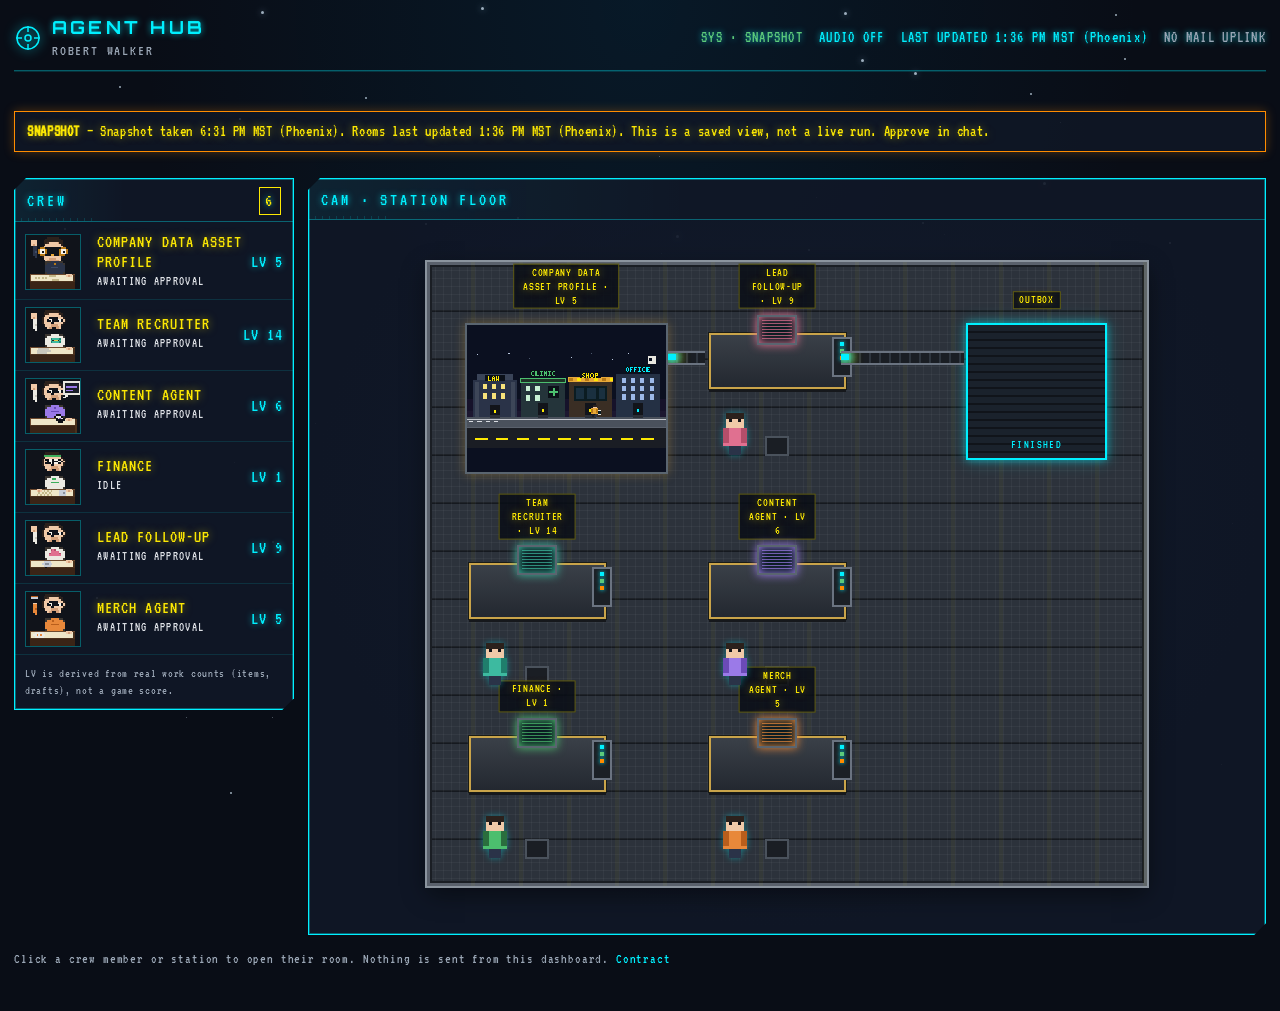
<file: index.html>
<!DOCTYPE html>
<html lang="en">
<head>
  <meta charset="utf-8">
  <meta name="viewport" content="width=device-width, initial-scale=1">
  <title>Agent Hub — Robert Walker</title>
  <link rel="stylesheet" href="css/app.css?v=hud8">
</head>
<body class="hud static">
  <div class="space" aria-hidden="true"><div class="starfield" id="stars"></div></div>
  <div class="hud-wrap">
    <header class="hud-top">
      <a class="brand" href="index.html">
        <svg class="crosshair" viewBox="0 0 28 28" aria-hidden="true">
          <circle cx="14" cy="14" r="11" fill="none" stroke="currentColor" stroke-width="1.5"/>
          <circle cx="14" cy="14" r="3" fill="none" stroke="currentColor" stroke-width="1.5"/>
          <path d="M14 2v6M14 20v6M2 14h6M20 14h6" stroke="currentColor" stroke-width="1.5"/>
        </svg>
        <div class="brand-text">
          <strong>AGENT HUB</strong>
          <span>Robert Walker</span>
        </div>
      </a>
      <div class="hud-readouts">
        <span class="ok" id="sys-readout">SYS · LOCAL</span>
        <span>AUDIO OFF</span>
        <span id="clock-readout">LAST UPDATED —</span>
        <span class="off">NO MAIL UPLINK</span>
      </div>
    </header>
  </div>
  <div id="snapshot-banner" class="snapshot-banner" hidden></div>
  <div class="hud-wrap">
    <div class="hud-body">
      <aside>
        <div class="panel">
          <div class="panel-inner">
            <div class="panel-head">CREW <span id="crew-count" class="queue-badge">0</span></div>
            <div id="crew-list" class="crew-list"></div>
            <div class="lv-caption">LV is derived from real work counts (items, drafts), not a game score.</div>
          </div>
        </div>
      </aside>
      <main>
        <div class="panel">
          <div class="panel-inner">
            <div class="panel-head">CAM · STATION FLOOR</div>
            <div class="floor-wrap">
              <div id="floor" class="deck"></div>
            </div>
          </div>
        </div>
      </main>
    </div>
    <p class="footer-note">
      Click a crew member or station to open their room. Nothing is sent from this dashboard.
      <a href="README.md">Contract</a>
    </p>
  </div>
  <script>
window.__AGENT_ROOMS_STATIC__ = true;
window.__SNAPSHOT_LABEL__ = "Snapshot taken 6:31 PM MST (Phoenix)";
window.__ROOMS_LAST_UPDATED__ = "2026-11-22T13:36:27-07:00";
window.__AGENTS_DATA__ = {"snapshot_label": "Snapshot taken 6:31 PM MST (Phoenix)", "snapshot_taken": "2026-11-24T18:31:46-07:00", "rooms_last_updated": "2026-11-22T13:36:27-07:00", "agents": [{"id": "scout", "name": "Company Data Asset Profile", "short": "Scout", "kind": "scout", "character": "scout", "accent": "amber", "invite_url": "https://robertwalker.dataearns.com/invite", "blurb": "Finds data and referral bounty programs, scores them, matches businesses, and drafts outreach.", "folder_exists": true, "live_wired": true, "live_note": null, "queue_enabled": true, "state": "awaiting_approval", "inferred": false, "current_step": "Drafts ready for review", "counts": {"sources_scanned": 5, "items_found": 20, "scored": 20, "drafts": 2, "pending": 2}, "badges": [{"label": "20 opportunities", "value": "20"}, {"label": "8 businesses", "value": "8"}, {"label": "2 drafts", "value": "2"}, {"label": "2 pending", "value": "2"}], "run_available": true, "opportunity_count": 20, "business_count": 8, "candidate_count": 0, "lead_count": 0, "draft_count": 2, "pending_count": 2, "last_updated": "2026-11-22T13:36:27-07:00", "snapshot_label": "Snapshot taken 6:31 PM MST (Phoenix)", "rooms_last_updated": "2026-11-22T13:36:27-07:00"}, {"id": "recruiter", "name": "Team Recruiter", "short": "Recruiter", "kind": "recruiter", "character": "recruiter", "accent": "teal", "invite_url": "https://robertwalker.dataearners.com/invite", "blurb": "Finds potential DataEarners team members and drafts recruit messages.", "folder_exists": true, "live_wired": true, "live_note": null, "queue_enabled": true, "state": "awaiting_approval", "inferred": false, "current_step": "Recruit drafts ready", "counts": {"sources_scanned": 0, "items_found": 90, "scored": 0, "drafts": 10, "pending": 10}, "badges": [{"label": "90 candidates", "value": "90"}, {"label": "10 drafts", "value": "10"}, {"label": "10 pending", "value": "10"}], "run_available": true, "opportunity_count": 0, "business_count": 0, "candidate_count": 90, "lead_count": 0, "draft_count": 10, "pending_count": 10, "last_updated": "2026-11-22T13:34:17-07:00", "snapshot_label": "Snapshot taken 6:31 PM MST (Phoenix)", "rooms_last_updated": "2026-11-22T13:36:27-07:00"}, {"id": "content", "name": "Content Agent", "short": "Creator", "kind": "content", "character": "creator", "accent": "violet", "invite_url": "https://robertwalker.dataearns.com/invite", "blurb": "Drafts a weekly social calendar about real wins and the DataEarners opportunity. Nothing is posted until Robert approves.", "folder_exists": true, "live_wired": true, "live_note": null, "queue_enabled": true, "state": "awaiting_approval", "inferred": false, "current_step": "Drafts ready for review", "counts": {"sources_scanned": 3, "items_found": 6, "scored": 0, "drafts": 15, "pending": 15}, "badges": [{"label": "15 items", "value": "15"}, {"label": "15 drafts", "value": "15"}, {"label": "15 pending", "value": "15"}], "run_available": true, "opportunity_count": 0, "business_count": 0, "candidate_count": 0, "lead_count": 0, "draft_count": 15, "pending_count": 15, "last_updated": "2026-11-22T13:34:19-07:00", "snapshot_label": "Snapshot taken 6:31 PM MST (Phoenix)", "rooms_last_updated": "2026-11-22T13:36:27-07:00"}, {"id": "finance", "name": "Finance", "short": "Finance", "kind": "finance", "character": "accountant", "accent": "green", "invite_url": null, "blurb": "Tracks real payouts and earnings per income source and per agent. Manual CSV imports only — no bank connection.", "folder_exists": true, "live_wired": true, "live_note": null, "queue_enabled": false, "state": "idle", "inferred": false, "current_step": "No data yet", "counts": {"sources_scanned": 0, "items_found": 0, "scored": 0, "drafts": 0, "pending": 0}, "badges": [{"label": "5 income tiles", "value": "5"}], "run_available": true, "opportunity_count": 0, "business_count": 0, "candidate_count": 0, "lead_count": 0, "draft_count": 0, "pending_count": 0, "last_updated": "2026-11-22T13:34:18-07:00", "snapshot_label": "Snapshot taken 6:31 PM MST (Phoenix)", "rooms_last_updated": "2026-11-22T13:36:27-07:00"}, {"id": "lead-followup", "name": "Lead Follow-up", "short": "Follow-up", "kind": "followup", "character": "concierge", "accent": "rose", "invite_url": "https://robertwalker.dataearns.com/invite", "blurb": "Nurtures free data-check sign-ups and drafts LeadGlobe cold follow-ups, one at a time. Nothing is sent until Robert approves.", "folder_exists": true, "live_wired": true, "live_note": null, "queue_enabled": true, "state": "awaiting_approval", "inferred": false, "current_step": "Drafts ready for review", "counts": {"sources_scanned": 1, "items_found": 3, "scored": 0, "drafts": 23, "pending": 23}, "badges": [{"label": "23 leads", "value": "23"}, {"label": "23 drafts", "value": "23"}, {"label": "23 pending", "value": "23"}], "run_available": true, "opportunity_count": 0, "business_count": 0, "candidate_count": 0, "lead_count": 23, "draft_count": 23, "pending_count": 23, "last_updated": "2026-11-22T13:34:57-07:00", "snapshot_label": "Snapshot taken 6:31 PM MST (Phoenix)", "rooms_last_updated": "2026-11-22T13:36:27-07:00"}, {"id": "merch", "name": "Merch Agent", "short": "Merch", "kind": "merch", "character": "designer", "accent": "orange", "invite_url": null, "blurb": "Scores t-shirt and mug niches, drafts typography designs and Etsy/Redbubble listing copy. Nothing is listed until Robert approves.", "folder_exists": true, "live_wired": true, "live_note": null, "queue_enabled": true, "state": "awaiting_approval", "inferred": false, "current_step": "Listings ready for review (not published)", "counts": {"sources_scanned": 1, "items_found": 15, "scored": 15, "drafts": 4, "pending": 4}, "badges": [], "run_available": false, "opportunity_count": 0, "business_count": 0, "candidate_count": 0, "lead_count": 0, "draft_count": 0, "pending_count": 4, "last_updated": "2026-11-22T13:34:51-07:00", "snapshot_label": "Snapshot taken 6:31 PM MST (Phoenix)", "rooms_last_updated": "2026-11-22T13:36:27-07:00"}]};
</script>
<script type="module" src="js/home.js"></script>
</body>
</html>
</file>
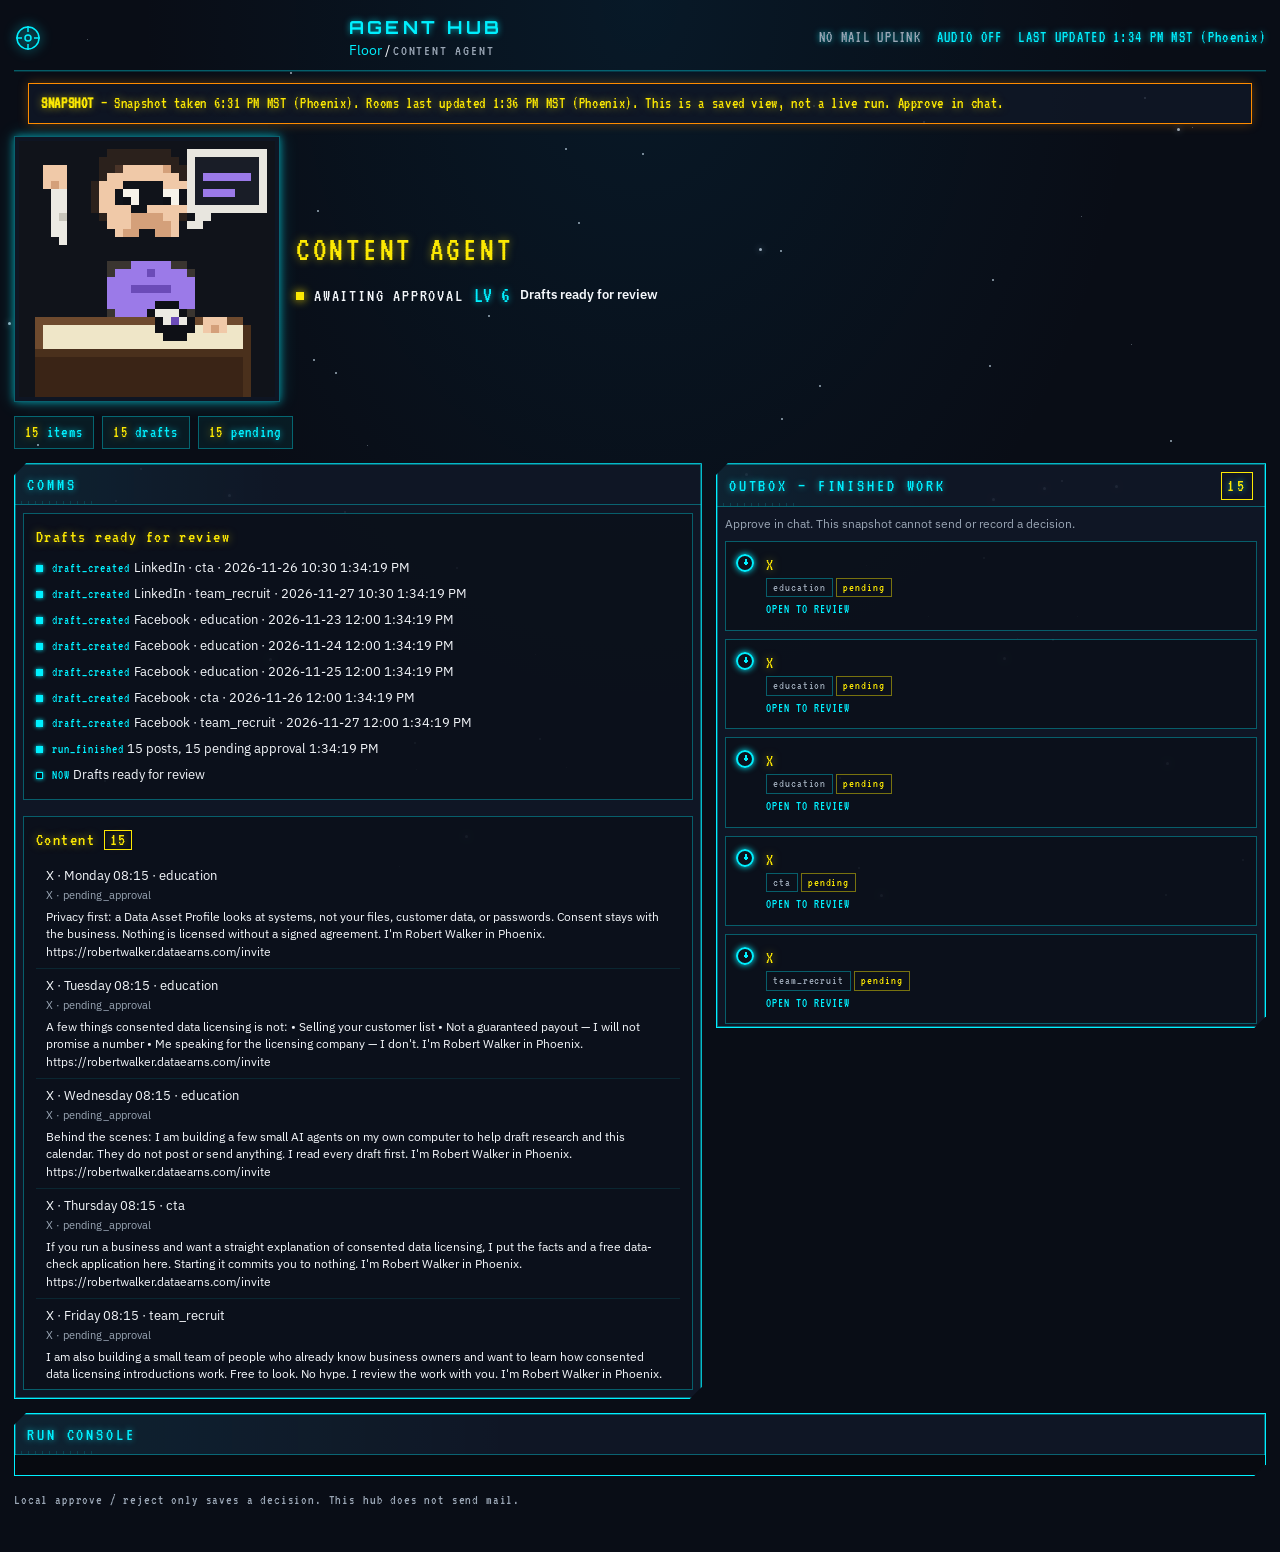
<file: room/content.html>
<!DOCTYPE html>
<html lang="en">
<head>
  <meta charset="utf-8">
  <meta name="viewport" content="width=device-width, initial-scale=1">
  <title>Content Agent — Agent Hub</title>
  <link rel="stylesheet" href="../css/app.css?v=hud8">
</head>
<body class="hud static">
  <div class="space" aria-hidden="true"><div class="starfield" id="stars"></div></div>
  <div class="room-wrap room" id="room">
    <header class="room-top">
      <a class="brand" href="../index.html">
        <svg class="crosshair" viewBox="0 0 28 28" aria-hidden="true">
          <circle cx="14" cy="14" r="11" fill="none" stroke="currentColor" stroke-width="1.5"/>
          <circle cx="14" cy="14" r="3" fill="none" stroke="currentColor" stroke-width="1.5"/>
          <path d="M14 2v6M14 20v6M2 14h6M20 14h6" stroke="currentColor" stroke-width="1.5"/>
        </svg>
        <div class="brand-text">
          <strong>AGENT HUB</strong>
          <span class="crumb"><a href="../index.html">Floor</a> / <span id="crumb-name">Room</span></span>
        </div>
      </a>
      <div class="hud-readouts">
        <span class="off">NO MAIL UPLINK</span>
        <span>AUDIO OFF</span>
        <span id="clock-readout">LAST UPDATED —</span>
      </div>
    </header>

    <div id="live-banner" class="banner hidden"></div>

    <div class="room-head">
      <div class="char-card">
        <div class="char-stage" id="char-stage"></div>
      </div>
      <div class="head-meta">
        <h1 id="agent-name">Agent</h1>
        <div class="state-row">
          <span class="light" id="state-light" data-state="idle"></span>
          <span class="state-label" id="state-label">IDLE</span>
          <span class="lv-big" id="lv-readout">LV 1</span>
          <span class="step" id="step"></span>
        </div>
      </div>
      <div class="head-actions">
        <button type="button" class="primary" id="run-btn" disabled>Run</button>
        <div class="run-note" id="run-note"></div>
      </div>
    </div>

    <div class="stats-strip" id="stats-strip"></div>

    <div class="room-cols" id="room-cols">
      <section>
        <div class="panel">
          <div class="panel-inner">
            <div class="panel-head">COMMS</div>
            <div id="comms" class="comms-list"></div>
            <div id="now-draft" hidden>
              <div class="draft-meta" id="draft-meta"></div>
              <div class="draft-body" id="draft-body"></div>
              <textarea class="draft-edit" id="draft-edit" hidden></textarea>
              <div class="draft-actions" id="draft-actions" hidden></div>
            </div>
            <div id="data-panels"></div>
          </div>
        </div>
      </section>
      <section id="outbox-panel">
        <div class="panel">
          <div class="panel-inner">
            <div class="panel-head">OUTBOX — FINISHED WORK <span class="queue-badge" id="queue-badge">0</span></div>
            <div class="queue" id="queue"></div>
          </div>
        </div>
      </section>
    </div>

    <section class="panel console" id="console-wrap" hidden>
      <div class="panel-inner">
        <div class="panel-head">RUN CONSOLE</div>
        <pre id="console-log"></pre>
      </div>
    </section>

    <p class="footer-note">
      Local approve / reject only saves a decision. This hub does not send mail.
    </p>
  </div>
  <script>
window.__AGENT_ROOMS_STATIC__ = true;
window.__SNAPSHOT_LABEL__ = "Snapshot taken 6:31 PM MST (Phoenix)";
window.__ROOMS_LAST_UPDATED__ = "2026-11-22T13:36:27-07:00";
window.__ROOM_DATA__ = {"id": "content", "name": "Content Agent", "short": "Creator", "kind": "content", "character": "creator", "accent": "violet", "invite_url": "https://robertwalker.dataearns.com/invite", "blurb": "Drafts a weekly social calendar about real wins and the DataEarners opportunity. Nothing is posted until Robert approves.", "folder_exists": true, "live_wired": true, "live_note": null, "queue_enabled": true, "status": {"state": "awaiting_approval", "current_step": "Drafts ready for review", "current_source": null, "counts": {"sources_scanned": 3, "items_found": 6, "scored": 0, "drafts": 15, "pending": 15}, "last_updated": "2026-11-22T13:34:19-07:00", "error": null, "current_draft_id": null, "inferred": false, "live_wired": true}, "events": [{"ts": "2026-11-22T10:47:25-07:00", "type": "run_started", "detail": "Week of 2026-11-23"}, {"ts": "2026-11-22T10:47:25-07:00", "type": "source_scanned", "source": "[redacted-path]content-agent/platforms.yaml", "detail": "platforms.yaml"}, {"ts": "2026-11-22T10:47:25-07:00", "type": "source_scanned", "source": "[redacted-path]content-agent/topics.yaml", "detail": "6 education topics"}, {"ts": "2026-11-22T10:47:25-07:00", "type": "source_scanned", "source": "[redacted-path]content-agent/wins.md", "detail": "0 completed wins"}, {"ts": "2026-11-22T10:47:25-07:00", "type": "item_found", "source": "topics.yaml", "detail": "What consented data licensing is"}, {"ts": "2026-11-22T10:47:25-07:00", "type": "item_found", "source": "topics.yaml", "detail": "Which businesses qualify"}, {"ts": "2026-11-22T10:47:25-07:00", "type": "item_found", "source": "topics.yaml", "detail": "Privacy and consent"}, {"ts": "2026-11-22T10:47:25-07:00", "type": "item_found", "source": "topics.yaml", "detail": "Common myths"}, {"ts": "2026-11-22T10:47:25-07:00", "type": "item_found", "source": "topics.yaml", "detail": "Behind the scenes of building AI agents"}, {"ts": "2026-11-22T10:47:25-07:00", "type": "item_found", "source": "topics.yaml", "detail": "Phoenix small-business angle"}, {"ts": "2026-11-22T10:47:25-07:00", "type": "draft_created", "detail": "X · education · 2026-11-23 08:15", "draft_id": "616bc861a7bd"}, {"ts": "2026-11-22T10:47:25-07:00", "type": "draft_created", "detail": "X · education · 2026-11-24 08:15", "draft_id": "a0cb4ffbbeb6"}, {"ts": "2026-11-22T10:47:25-07:00", "type": "draft_created", "detail": "X · education · 2026-11-25 08:15", "draft_id": "b09f46d16825"}, {"ts": "2026-11-22T10:47:25-07:00", "type": "draft_created", "detail": "X · cta · 2026-11-26 08:15", "draft_id": "7d0e54160939"}, {"ts": "2026-11-22T10:47:25-07:00", "type": "draft_created", "detail": "X · team_recruit · 2026-11-27 08:15", "draft_id": "16626b46b3b2"}, {"ts": "2026-11-22T10:47:25-07:00", "type": "draft_created", "detail": "LinkedIn · education · 2026-11-23 10:30", "draft_id": "54ac4fff1a37"}, {"ts": "2026-11-22T10:47:25-07:00", "type": "draft_created", "detail": "LinkedIn · education · 2026-11-24 10:30", "draft_id": "07f5b3217349"}, {"ts": "2026-11-22T10:47:25-07:00", "type": "draft_created", "detail": "LinkedIn · education · 2026-11-25 10:30", "draft_id": "e1c354589664"}, {"ts": "2026-11-22T10:47:25-07:00", "type": "draft_created", "detail": "LinkedIn · cta · 2026-11-26 10:30", "draft_id": "bec9c2746849"}, {"ts": "2026-11-22T10:47:25-07:00", "type": "draft_created", "detail": "LinkedIn · team_recruit · 2026-11-27 10:30", "draft_id": "386fc4fc666a"}, {"ts": "2026-11-22T10:47:25-07:00", "type": "draft_created", "detail": "Facebook · education · 2026-11-23 12:00", "draft_id": "017722adc564"}, {"ts": "2026-11-22T10:47:25-07:00", "type": "draft_created", "detail": "Facebook · education · 2026-11-24 12:00", "draft_id": "9d58b1ad2643"}, {"ts": "2026-11-22T10:47:25-07:00", "type": "draft_created", "detail": "Facebook · education · 2026-11-25 12:00", "draft_id": "194040beeae0"}, {"ts": "2026-11-22T10:47:25-07:00", "type": "draft_created", "detail": "Facebook · cta · 2026-11-26 12:00", "draft_id": "fb03e88b3bd7"}, {"ts": "2026-11-22T10:47:25-07:00", "type": "draft_created", "detail": "Facebook · team_recruit · 2026-11-27 12:00", "draft_id": "bef117bb151f"}, {"ts": "2026-11-22T10:47:25-07:00", "type": "run_finished", "detail": "15 posts, 15 pending approval"}, {"ts": "2026-11-22T10:47:47-07:00", "type": "run_started", "detail": "Week of 2026-11-23"}, {"ts": "2026-11-22T10:47:47-07:00", "type": "source_scanned", "source": "[redacted-path]content-agent/platforms.yaml", "detail": "platforms.yaml"}, {"ts": "2026-11-22T10:47:47-07:00", "type": "source_scanned", "source": "[redacted-path]content-agent/topics.yaml", "detail": "6 education topics"}, {"ts": "2026-11-22T10:47:47-07:00", "type": "source_scanned", "source": "[redacted-path]content-agent/wins.md", "detail": "0 completed wins"}, {"ts": "2026-11-22T10:47:47-07:00", "type": "item_found", "source": "topics.yaml", "detail": "What consented data licensing is"}, {"ts": "2026-11-22T10:47:47-07:00", "type": "item_found", "source": "topics.yaml", "detail": "Which businesses qualify"}, {"ts": "2026-11-22T10:47:47-07:00", "type": "item_found", "source": "topics.yaml", "detail": "Privacy and consent"}, {"ts": "2026-11-22T10:47:47-07:00", "type": "item_found", "source": "topics.yaml", "detail": "Common myths"}, {"ts": "2026-11-22T10:47:47-07:00", "type": "item_found", "source": "topics.yaml", "detail": "Behind the scenes of building AI agents"}, {"ts": "2026-11-22T10:47:47-07:00", "type": "item_found", "source": "topics.yaml", "detail": "Phoenix small-business angle"}, {"ts": "2026-11-22T10:47:47-07:00", "type": "draft_created", "detail": "X · education · 2026-11-23 08:15", "draft_id": "616bc861a7bd"}, {"ts": "2026-11-22T10:47:47-07:00", "type": "draft_created", "detail": "X · education · 2026-11-24 08:15", "draft_id": "a0cb4ffbbeb6"}, {"ts": "2026-11-22T10:47:47-07:00", "type": "draft_created", "detail": "X · education · 2026-11-25 08:15", "draft_id": "b09f46d16825"}, {"ts": "2026-11-22T10:47:47-07:00", "type": "draft_created", "detail": "X · cta · 2026-11-26 08:15", "draft_id": "7d0e54160939"}, {"ts": "2026-11-22T10:47:47-07:00", "type": "draft_created", "detail": "X · team_recruit · 2026-11-27 08:15", "draft_id": "16626b46b3b2"}, {"ts": "2026-11-22T10:47:47-07:00", "type": "draft_created", "detail": "LinkedIn · education · 2026-11-23 10:30", "draft_id": "54ac4fff1a37"}, {"ts": "2026-11-22T10:47:47-07:00", "type": "draft_created", "detail": "LinkedIn · education · 2026-11-24 10:30", "draft_id": "07f5b3217349"}, {"ts": "2026-11-22T10:47:47-07:00", "type": "draft_created", "detail": "LinkedIn · education · 2026-11-25 10:30", "draft_id": "e1c354589664"}, {"ts": "2026-11-22T10:47:47-07:00", "type": "draft_created", "detail": "LinkedIn · cta · 2026-11-26 10:30", "draft_id": "bec9c2746849"}, {"ts": "2026-11-22T10:47:47-07:00", "type": "draft_created", "detail": "LinkedIn · team_recruit · 2026-11-27 10:30", "draft_id": "386fc4fc666a"}, {"ts": "2026-11-22T10:47:47-07:00", "type": "draft_created", "detail": "Facebook · education · 2026-11-23 12:00", "draft_id": "017722adc564"}, {"ts": "2026-11-22T10:47:47-07:00", "type": "draft_created", "detail": "Facebook · education · 2026-11-24 12:00", "draft_id": "9d58b1ad2643"}, {"ts": "2026-11-22T10:47:47-07:00", "type": "draft_created", "detail": "Facebook · education · 2026-11-25 12:00", "draft_id": "194040beeae0"}, {"ts": "2026-11-22T10:47:47-07:00", "type": "draft_created", "detail": "Facebook · cta · 2026-11-26 12:00", "draft_id": "fb03e88b3bd7"}, {"ts": "2026-11-22T10:47:47-07:00", "type": "draft_created", "detail": "Facebook · team_recruit · 2026-11-27 12:00", "draft_id": "bef117bb151f"}, {"ts": "2026-11-22T10:47:47-07:00", "type": "run_finished", "detail": "15 posts, 15 pending approval"}, {"ts": "2026-11-22T10:48:40-07:00", "type": "run_started", "detail": "Week of 2026-11-23"}, {"ts": "2026-11-22T10:48:40-07:00", "type": "source_scanned", "source": "[redacted-path]content-agent/platforms.yaml", "detail": "platforms.yaml"}, {"ts": "2026-11-22T10:48:40-07:00", "type": "source_scanned", "source": "[redacted-path]content-agent/topics.yaml", "detail": "6 education topics"}, {"ts": "2026-11-22T10:48:40-07:00", "type": "source_scanned", "source": "[redacted-path]content-agent/wins.md", "detail": "0 completed wins"}, {"ts": "2026-11-22T10:48:40-07:00", "type": "item_found", "source": "topics.yaml", "detail": "What consented data licensing is"}, {"ts": "2026-11-22T10:48:40-07:00", "type": "item_found", "source": "topics.yaml", "detail": "Which businesses qualify"}, {"ts": "2026-11-22T10:48:40-07:00", "type": "item_found", "source": "topics.yaml", "detail": "Privacy and consent"}, {"ts": "2026-11-22T10:48:40-07:00", "type": "item_found", "source": "topics.yaml", "detail": "Common myths"}, {"ts": "2026-11-22T10:48:40-07:00", "type": "item_found", "source": "topics.yaml", "detail": "Behind the scenes of building AI agents"}, {"ts": "2026-11-22T10:48:40-07:00", "type": "item_found", "source": "topics.yaml", "detail": "Phoenix small-business angle"}, {"ts": "2026-11-22T10:48:40-07:00", "type": "draft_created", "detail": "X · education · 2026-11-23 08:15", "draft_id": "616bc861a7bd"}, {"ts": "2026-11-22T10:48:40-07:00", "type": "draft_created", "detail": "X · education · 2026-11-24 08:15", "draft_id": "a0cb4ffbbeb6"}, {"ts": "2026-11-22T10:48:40-07:00", "type": "draft_created", "detail": "X · education · 2026-11-25 08:15", "draft_id": "b09f46d16825"}, {"ts": "2026-11-22T10:48:40-07:00", "type": "draft_created", "detail": "X · cta · 2026-11-26 08:15", "draft_id": "7d0e54160939"}, {"ts": "2026-11-22T10:48:40-07:00", "type": "draft_created", "detail": "X · team_recruit · 2026-11-27 08:15", "draft_id": "16626b46b3b2"}, {"ts": "2026-11-22T10:48:40-07:00", "type": "draft_created", "detail": "LinkedIn · education · 2026-11-23 10:30", "draft_id": "54ac4fff1a37"}, {"ts": "2026-11-22T10:48:40-07:00", "type": "draft_created", "detail": "LinkedIn · education · 2026-11-24 10:30", "draft_id": "07f5b3217349"}, {"ts": "2026-11-22T10:48:40-07:00", "type": "draft_created", "detail": "LinkedIn · education · 2026-11-25 10:30", "draft_id": "e1c354589664"}, {"ts": "2026-11-22T10:48:40-07:00", "type": "draft_created", "detail": "LinkedIn · cta · 2026-11-26 10:30", "draft_id": "bec9c2746849"}, {"ts": "2026-11-22T10:48:40-07:00", "type": "draft_created", "detail": "LinkedIn · team_recruit · 2026-11-27 10:30", "draft_id": "386fc4fc666a"}, {"ts": "2026-11-22T10:48:40-07:00", "type": "draft_created", "detail": "Facebook · education · 2026-11-23 12:00", "draft_id": "017722adc564"}, {"ts": "2026-11-22T10:48:40-07:00", "type": "draft_created", "detail": "Facebook · education · 2026-11-24 12:00", "draft_id": "9d58b1ad2643"}, {"ts": "2026-11-22T10:48:40-07:00", "type": "draft_created", "detail": "Facebook · education · 2026-11-25 12:00", "draft_id": "194040beeae0"}, {"ts": "2026-11-22T10:48:40-07:00", "type": "draft_created", "detail": "Facebook · cta · 2026-11-26 12:00", "draft_id": "fb03e88b3bd7"}, {"ts": "2026-11-22T10:48:40-07:00", "type": "draft_created", "detail": "Facebook · team_recruit · 2026-11-27 12:00", "draft_id": "bef117bb151f"}, {"ts": "2026-11-22T10:48:40-07:00", "type": "run_finished", "detail": "15 posts, 15 pending approval"}, {"ts": "2026-11-22T13:34:19-07:00", "type": "run_started", "detail": "Week of 2026-11-23"}, {"ts": "2026-11-22T13:34:19-07:00", "type": "source_scanned", "source": "[redacted-path]content-agent/platforms.yaml", "detail": "platforms.yaml"}, {"ts": "2026-11-22T13:34:19-07:00", "type": "source_scanned", "source": "[redacted-path]content-agent/topics.yaml", "detail": "6 education topics"}, {"ts": "2026-11-22T13:34:19-07:00", "type": "source_scanned", "source": "[redacted-path]content-agent/wins.md", "detail": "0 completed wins"}, {"ts": "2026-11-22T13:34:19-07:00", "type": "item_found", "source": "topics.yaml", "detail": "What consented data licensing is"}, {"ts": "2026-11-22T13:34:19-07:00", "type": "item_found", "source": "topics.yaml", "detail": "Which businesses qualify"}, {"ts": "2026-11-22T13:34:19-07:00", "type": "item_found", "source": "topics.yaml", "detail": "Privacy and consent"}, {"ts": "2026-11-22T13:34:19-07:00", "type": "item_found", "source": "topics.yaml", "detail": "Common myths"}, {"ts": "2026-11-22T13:34:19-07:00", "type": "item_found", "source": "topics.yaml", "detail": "Behind the scenes of building AI agents"}, {"ts": "2026-11-22T13:34:19-07:00", "type": "item_found", "source": "topics.yaml", "detail": "Phoenix small-business angle"}, {"ts": "2026-11-22T13:34:19-07:00", "type": "draft_created", "detail": "X · education · 2026-11-23 08:15", "draft_id": "616bc861a7bd"}, {"ts": "2026-11-22T13:34:19-07:00", "type": "draft_created", "detail": "X · education · 2026-11-24 08:15", "draft_id": "a0cb4ffbbeb6"}, {"ts": "2026-11-22T13:34:19-07:00", "type": "draft_created", "detail": "X · education · 2026-11-25 08:15", "draft_id": "b09f46d16825"}, {"ts": "2026-11-22T13:34:19-07:00", "type": "draft_created", "detail": "X · cta · 2026-11-26 08:15", "draft_id": "7d0e54160939"}, {"ts": "2026-11-22T13:34:19-07:00", "type": "draft_created", "detail": "X · team_recruit · 2026-11-27 08:15", "draft_id": "16626b46b3b2"}, {"ts": "2026-11-22T13:34:19-07:00", "type": "draft_created", "detail": "LinkedIn · education · 2026-11-23 10:30", "draft_id": "54ac4fff1a37"}, {"ts": "2026-11-22T13:34:19-07:00", "type": "draft_created", "detail": "LinkedIn · education · 2026-11-24 10:30", "draft_id": "07f5b3217349"}, {"ts": "2026-11-22T13:34:19-07:00", "type": "draft_created", "detail": "LinkedIn · education · 2026-11-25 10:30", "draft_id": "e1c354589664"}, {"ts": "2026-11-22T13:34:19-07:00", "type": "draft_created", "detail": "LinkedIn · cta · 2026-11-26 10:30", "draft_id": "bec9c2746849"}, {"ts": "2026-11-22T13:34:19-07:00", "type": "draft_created", "detail": "LinkedIn · team_recruit · 2026-11-27 10:30", "draft_id": "386fc4fc666a"}, {"ts": "2026-11-22T13:34:19-07:00", "type": "draft_created", "detail": "Facebook · education · 2026-11-23 12:00", "draft_id": "017722adc564"}, {"ts": "2026-11-22T13:34:19-07:00", "type": "draft_created", "detail": "Facebook · education · 2026-11-24 12:00", "draft_id": "9d58b1ad2643"}, {"ts": "2026-11-22T13:34:19-07:00", "type": "draft_created", "detail": "Facebook · education · 2026-11-25 12:00", "draft_id": "194040beeae0"}, {"ts": "2026-11-22T13:34:19-07:00", "type": "draft_created", "detail": "Facebook · cta · 2026-11-26 12:00", "draft_id": "fb03e88b3bd7"}, {"ts": "2026-11-22T13:34:19-07:00", "type": "draft_created", "detail": "Facebook · team_recruit · 2026-11-27 12:00", "draft_id": "bef117bb151f"}, {"ts": "2026-11-22T13:34:19-07:00", "type": "run_finished", "detail": "15 posts, 15 pending approval"}], "drafts": [{"id": "616bc861a7bd", "to_name": "X", "subject": null, "landing_url": "https://robertwalker.dataearns.com/invite", "opportunity": null, "opportunity_url": null, "message_type": "education", "decision": null, "decision_at": null}, {"id": "a0cb4ffbbeb6", "to_name": "X", "subject": null, "landing_url": "https://robertwalker.dataearns.com/invite", "opportunity": null, "opportunity_url": null, "message_type": "education", "decision": null, "decision_at": null}, {"id": "b09f46d16825", "to_name": "X", "subject": null, "landing_url": "https://robertwalker.dataearns.com/invite", "opportunity": null, "opportunity_url": null, "message_type": "education", "decision": null, "decision_at": null}, {"id": "7d0e54160939", "to_name": "X", "subject": null, "landing_url": "https://robertwalker.dataearns.com/invite", "opportunity": null, "opportunity_url": null, "message_type": "cta", "decision": null, "decision_at": null}, {"id": "16626b46b3b2", "to_name": "X", "subject": null, "landing_url": "https://robertwalker.dataearners.com/invite", "opportunity": null, "opportunity_url": null, "message_type": "team_recruit", "decision": null, "decision_at": null}, {"id": "54ac4fff1a37", "to_name": "LinkedIn", "subject": null, "landing_url": "https://robertwalker.dataearns.com/invite", "opportunity": null, "opportunity_url": null, "message_type": "education", "decision": null, "decision_at": null}, {"id": "07f5b3217349", "to_name": "LinkedIn", "subject": null, "landing_url": "https://robertwalker.dataearns.com/invite", "opportunity": null, "opportunity_url": null, "message_type": "education", "decision": null, "decision_at": null}, {"id": "e1c354589664", "to_name": "LinkedIn", "subject": null, "landing_url": "https://robertwalker.dataearns.com/invite", "opportunity": null, "opportunity_url": null, "message_type": "education", "decision": null, "decision_at": null}, {"id": "bec9c2746849", "to_name": "LinkedIn", "subject": null, "landing_url": "https://robertwalker.dataearns.com/invite", "opportunity": null, "opportunity_url": null, "message_type": "cta", "decision": null, "decision_at": null}, {"id": "386fc4fc666a", "to_name": "LinkedIn", "subject": null, "landing_url": "https://robertwalker.dataearners.com/invite", "opportunity": null, "opportunity_url": null, "message_type": "team_recruit", "decision": null, "decision_at": null}, {"id": "017722adc564", "to_name": "Facebook", "subject": null, "landing_url": "https://robertwalker.dataearns.com/invite", "opportunity": null, "opportunity_url": null, "message_type": "education", "decision": null, "decision_at": null}, {"id": "9d58b1ad2643", "to_name": "Facebook", "subject": null, "landing_url": "https://robertwalker.dataearns.com/invite", "opportunity": null, "opportunity_url": null, "message_type": "education", "decision": null, "decision_at": null}, {"id": "194040beeae0", "to_name": "Facebook", "subject": null, "landing_url": "https://robertwalker.dataearns.com/invite", "opportunity": null, "opportunity_url": null, "message_type": "education", "decision": null, "decision_at": null}, {"id": "fb03e88b3bd7", "to_name": "Facebook", "subject": null, "landing_url": "https://robertwalker.dataearns.com/invite", "opportunity": null, "opportunity_url": null, "message_type": "cta", "decision": null, "decision_at": null}, {"id": "bef117bb151f", "to_name": "Facebook", "subject": null, "landing_url": "https://robertwalker.dataearners.com/invite", "opportunity": null, "opportunity_url": null, "message_type": "team_recruit", "decision": null, "decision_at": null}], "opportunities": [], "businesses": [], "candidates": [], "leads": [], "content": [{"id": "616bc861a7bd", "name": "X · Monday 08:15 · education", "title": "X · Monday 08:15 · education", "channel": "X", "status": "pending_approval", "url": "https://robertwalker.dataearns.com/invite", "summary": "Privacy first: a Data Asset Profile looks at systems, not your files, customer data, or passwords.\n\nConsent stays with the business. Nothing is licensed without a signed agreement.\n\nI'm Robert Walker in Phoenix.\nhttps://robertwalker.dataearns.com/invite"}, {"id": "a0cb4ffbbeb6", "name": "X · Tuesday 08:15 · education", "title": "X · Tuesday 08:15 · education", "channel": "X", "status": "pending_approval", "url": "https://robertwalker.dataearns.com/invite", "summary": "A few things consented data licensing is not:\n• Selling your customer list\n• Not a guaranteed payout — I will not promise a number\n• Me speaking for the licensing company — I don't.\n\nI'm Robert Walker in Phoenix.\nhttps://robertwalker.dataearns.com/invite"}, {"id": "b09f46d16825", "name": "X · Wednesday 08:15 · education", "title": "X · Wednesday 08:15 · education", "channel": "X", "status": "pending_approval", "url": "https://robertwalker.dataearns.com/invite", "summary": "Behind the scenes: I am building a few small AI agents on my own computer to help draft research and this calendar.\n\nThey do not post or send anything. I read every draft first.\n\nI'm Robert Walker in Phoenix.\nhttps://robertwalker.dataearns.com/invite"}, {"id": "7d0e54160939", "name": "X · Thursday 08:15 · cta", "title": "X · Thursday 08:15 · cta", "channel": "X", "status": "pending_approval", "url": "https://robertwalker.dataearns.com/invite", "summary": "If you run a business and want a straight explanation of consented data licensing, I put the facts and a free data-check application here.\n\nStarting it commits you to nothing.\n\nI'm Robert Walker in Phoenix.\nhttps://robertwalker.dataearns.com/invite"}, {"id": "16626b46b3b2", "name": "X · Friday 08:15 · team_recruit", "title": "X · Friday 08:15 · team_recruit", "channel": "X", "status": "pending_approval", "url": "https://robertwalker.dataearners.com/invite", "summary": "I am also building a small team of people who already know business owners and want to learn how consented data licensing introductions work.\n\nFree to look. No hype. I review the work with you.\n\nI'm Robert Walker in Phoenix.\nhttps://robertwalker.dataearners.com/invite"}, {"id": "54ac4fff1a37", "name": "LinkedIn · Monday 10:30 · education", "title": "LinkedIn · Monday 10:30 · education", "channel": "LinkedIn", "status": "pending_approval", "url": "https://robertwalker.dataearns.com/invite", "summary": "A word on privacy and consent, because this should be clear up front.\n\nA Data Asset Profile looks at systems — not at a company's files, customer data, or passwords. Starting a free profile does not give anyone access to the company's records. Consent belongs to the business. Not"}, {"id": "07f5b3217349", "name": "LinkedIn · Tuesday 10:30 · education", "title": "LinkedIn · Tuesday 10:30 · education", "channel": "LinkedIn", "status": "pending_approval", "url": "https://robertwalker.dataearns.com/invite", "summary": "A few myths I hear about consented data licensing, stated plainly:\n\nIt is not selling a customer list.\nIt is not a guaranteed payout, and I will not promise a number.\nI am an independent DataEarners Team member. I do not speak for the licensing company, and they have not asked me"}, {"id": "e1c354589664", "name": "LinkedIn · Wednesday 10:30 · education", "title": "LinkedIn · Wednesday 10:30 · education", "channel": "LinkedIn", "status": "pending_approval", "url": "https://robertwalker.dataearns.com/invite", "summary": "A behind-the-scenes note on the AI agents I am building.\n\nI am putting a few small agents on my own computer to help draft research, messages, and this content calendar. They do not post or send anything. I read every draft first. That approval step matters: an agent can write a"}, {"id": "bec9c2746849", "name": "LinkedIn · Thursday 10:30 · cta", "title": "LinkedIn · Thursday 10:30 · cta", "channel": "LinkedIn", "status": "pending_approval", "url": "https://robertwalker.dataearns.com/invite", "summary": "If you run a business and want a straight explanation of consented data licensing, I have a page with the facts and a short application for a free data check.\n\nThe application is how a company sees whether it may be a fit. Starting it, or requesting an offer, commits you to nothi"}, {"id": "386fc4fc666a", "name": "LinkedIn · Friday 10:30 · team_recruit", "title": "LinkedIn · Friday 10:30 · team_recruit", "channel": "LinkedIn", "status": "pending_approval", "url": "https://robertwalker.dataearners.com/invite", "summary": "A note for people who already have a network of business owners.\n\nI am building a small DataEarners team. The work is introductions: helping a business learn about consented data licensing and, if they choose, start a free profile. It is free to look at the invite and there is no"}, {"id": "017722adc564", "name": "Facebook · Monday 12:00 · education", "title": "Facebook · Monday 12:00 · education", "channel": "Facebook", "status": "pending_approval", "url": "https://robertwalker.dataearns.com/invite", "summary": "I'm Robert Walker, a DataEarners Team member in Phoenix, AZ.\n\nOn privacy: the free profile looks at systems, not at your files, customer data, or passwords. You are not handing anyone the keys to the shop.\n\nConsent stays with the business. Nothing is licensed unless there is a si"}, {"id": "9d58b1ad2643", "name": "Facebook · Tuesday 12:00 · education", "title": "Facebook · Tuesday 12:00 · education", "channel": "Facebook", "status": "pending_approval", "url": "https://robertwalker.dataearns.com/invite", "summary": "I'm Robert Walker, a DataEarners Team member in Phoenix, AZ.\n\nLet me clear up a few myths. This is not selling your customer list. It is not a guaranteed check — I will not promise a number. And I do not speak for the licensing company; they have not asked me to.\n\nLooking at the"}, {"id": "194040beeae0", "name": "Facebook · Wednesday 12:00 · education", "title": "Facebook · Wednesday 12:00 · education", "channel": "Facebook", "status": "pending_approval", "url": "https://robertwalker.dataearns.com/invite", "summary": "I'm Robert Walker, a DataEarners Team member in Phoenix, AZ.\n\nA quick behind-the-scenes note. I am building a few small AI agents on my own computer to help draft research and posts like this. They do not publish anything on their own. I read every draft before it can go out.\n\nTh"}, {"id": "fb03e88b3bd7", "name": "Facebook · Thursday 12:00 · cta", "title": "Facebook · Thursday 12:00 · cta", "channel": "Facebook", "status": "pending_approval", "url": "https://robertwalker.dataearns.com/invite", "summary": "I'm Robert Walker, a DataEarners Team member in Phoenix, AZ.\n\nIf you own a business and want the facts on consented data licensing — including a short application for a free data check — I put them on one page. Starting the application does not commit you to a deal. I will not pr"}, {"id": "bef117bb151f", "name": "Facebook · Friday 12:00 · team_recruit", "title": "Facebook · Friday 12:00 · team_recruit", "channel": "Facebook", "status": "pending_approval", "url": "https://robertwalker.dataearners.com/invite", "summary": "I'm Robert Walker, a DataEarners Team member in Phoenix, AZ.\n\nI am also building a small team. If you already know business owners and want to learn how introductions to consented data licensing work, the invite is free to look at and nothing has to be purchased to join.\n\nI will"}], "merch": [], "income": {"totals": [], "items": []}, "panels": [{"type": "content", "title": "Content", "items": [{"id": "616bc861a7bd", "name": "X · Monday 08:15 · education", "title": "X · Monday 08:15 · education", "channel": "X", "status": "pending_approval", "url": "https://robertwalker.dataearns.com/invite", "summary": "Privacy first: a Data Asset Profile looks at systems, not your files, customer data, or passwords.\n\nConsent stays with the business. Nothing is licensed without a signed agreement.\n\nI'm Robert Walker in Phoenix.\nhttps://robertwalker.dataearns.com/invite"}, {"id": "a0cb4ffbbeb6", "name": "X · Tuesday 08:15 · education", "title": "X · Tuesday 08:15 · education", "channel": "X", "status": "pending_approval", "url": "https://robertwalker.dataearns.com/invite", "summary": "A few things consented data licensing is not:\n• Selling your customer list\n• Not a guaranteed payout — I will not promise a number\n• Me speaking for the licensing company — I don't.\n\nI'm Robert Walker in Phoenix.\nhttps://robertwalker.dataearns.com/invite"}, {"id": "b09f46d16825", "name": "X · Wednesday 08:15 · education", "title": "X · Wednesday 08:15 · education", "channel": "X", "status": "pending_approval", "url": "https://robertwalker.dataearns.com/invite", "summary": "Behind the scenes: I am building a few small AI agents on my own computer to help draft research and this calendar.\n\nThey do not post or send anything. I read every draft first.\n\nI'm Robert Walker in Phoenix.\nhttps://robertwalker.dataearns.com/invite"}, {"id": "7d0e54160939", "name": "X · Thursday 08:15 · cta", "title": "X · Thursday 08:15 · cta", "channel": "X", "status": "pending_approval", "url": "https://robertwalker.dataearns.com/invite", "summary": "If you run a business and want a straight explanation of consented data licensing, I put the facts and a free data-check application here.\n\nStarting it commits you to nothing.\n\nI'm Robert Walker in Phoenix.\nhttps://robertwalker.dataearns.com/invite"}, {"id": "16626b46b3b2", "name": "X · Friday 08:15 · team_recruit", "title": "X · Friday 08:15 · team_recruit", "channel": "X", "status": "pending_approval", "url": "https://robertwalker.dataearners.com/invite", "summary": "I am also building a small team of people who already know business owners and want to learn how consented data licensing introductions work.\n\nFree to look. No hype. I review the work with you.\n\nI'm Robert Walker in Phoenix.\nhttps://robertwalker.dataearners.com/invite"}, {"id": "54ac4fff1a37", "name": "LinkedIn · Monday 10:30 · education", "title": "LinkedIn · Monday 10:30 · education", "channel": "LinkedIn", "status": "pending_approval", "url": "https://robertwalker.dataearns.com/invite", "summary": "A word on privacy and consent, because this should be clear up front.\n\nA Data Asset Profile looks at systems — not at a company's files, customer data, or passwords. Starting a free profile does not give anyone access to the company's records. Consent belongs to the business. Not"}, {"id": "07f5b3217349", "name": "LinkedIn · Tuesday 10:30 · education", "title": "LinkedIn · Tuesday 10:30 · education", "channel": "LinkedIn", "status": "pending_approval", "url": "https://robertwalker.dataearns.com/invite", "summary": "A few myths I hear about consented data licensing, stated plainly:\n\nIt is not selling a customer list.\nIt is not a guaranteed payout, and I will not promise a number.\nI am an independent DataEarners Team member. I do not speak for the licensing company, and they have not asked me"}, {"id": "e1c354589664", "name": "LinkedIn · Wednesday 10:30 · education", "title": "LinkedIn · Wednesday 10:30 · education", "channel": "LinkedIn", "status": "pending_approval", "url": "https://robertwalker.dataearns.com/invite", "summary": "A behind-the-scenes note on the AI agents I am building.\n\nI am putting a few small agents on my own computer to help draft research, messages, and this content calendar. They do not post or send anything. I read every draft first. That approval step matters: an agent can write a"}, {"id": "bec9c2746849", "name": "LinkedIn · Thursday 10:30 · cta", "title": "LinkedIn · Thursday 10:30 · cta", "channel": "LinkedIn", "status": "pending_approval", "url": "https://robertwalker.dataearns.com/invite", "summary": "If you run a business and want a straight explanation of consented data licensing, I have a page with the facts and a short application for a free data check.\n\nThe application is how a company sees whether it may be a fit. Starting it, or requesting an offer, commits you to nothi"}, {"id": "386fc4fc666a", "name": "LinkedIn · Friday 10:30 · team_recruit", "title": "LinkedIn · Friday 10:30 · team_recruit", "channel": "LinkedIn", "status": "pending_approval", "url": "https://robertwalker.dataearners.com/invite", "summary": "A note for people who already have a network of business owners.\n\nI am building a small DataEarners team. The work is introductions: helping a business learn about consented data licensing and, if they choose, start a free profile. It is free to look at the invite and there is no"}, {"id": "017722adc564", "name": "Facebook · Monday 12:00 · education", "title": "Facebook · Monday 12:00 · education", "channel": "Facebook", "status": "pending_approval", "url": "https://robertwalker.dataearns.com/invite", "summary": "I'm Robert Walker, a DataEarners Team member in Phoenix, AZ.\n\nOn privacy: the free profile looks at systems, not at your files, customer data, or passwords. You are not handing anyone the keys to the shop.\n\nConsent stays with the business. Nothing is licensed unless there is a si"}, {"id": "9d58b1ad2643", "name": "Facebook · Tuesday 12:00 · education", "title": "Facebook · Tuesday 12:00 · education", "channel": "Facebook", "status": "pending_approval", "url": "https://robertwalker.dataearns.com/invite", "summary": "I'm Robert Walker, a DataEarners Team member in Phoenix, AZ.\n\nLet me clear up a few myths. This is not selling your customer list. It is not a guaranteed check — I will not promise a number. And I do not speak for the licensing company; they have not asked me to.\n\nLooking at the"}, {"id": "194040beeae0", "name": "Facebook · Wednesday 12:00 · education", "title": "Facebook · Wednesday 12:00 · education", "channel": "Facebook", "status": "pending_approval", "url": "https://robertwalker.dataearns.com/invite", "summary": "I'm Robert Walker, a DataEarners Team member in Phoenix, AZ.\n\nA quick behind-the-scenes note. I am building a few small AI agents on my own computer to help draft research and posts like this. They do not publish anything on their own. I read every draft before it can go out.\n\nTh"}, {"id": "fb03e88b3bd7", "name": "Facebook · Thursday 12:00 · cta", "title": "Facebook · Thursday 12:00 · cta", "channel": "Facebook", "status": "pending_approval", "url": "https://robertwalker.dataearns.com/invite", "summary": "I'm Robert Walker, a DataEarners Team member in Phoenix, AZ.\n\nIf you own a business and want the facts on consented data licensing — including a short application for a free data check — I put them on one page. Starting the application does not commit you to a deal. I will not pr"}, {"id": "bef117bb151f", "name": "Facebook · Friday 12:00 · team_recruit", "title": "Facebook · Friday 12:00 · team_recruit", "channel": "Facebook", "status": "pending_approval", "url": "https://robertwalker.dataearners.com/invite", "summary": "I'm Robert Walker, a DataEarners Team member in Phoenix, AZ.\n\nI am also building a small team. If you already know business owners and want to learn how introductions to consented data licensing work, the invite is free to look at and nothing has to be purchased to join.\n\nI will"}]}], "run": {"available": false, "running": false, "detected_command": null, "note": "Snapshot only — run the agent from the local dashboard."}, "badges": [{"label": "15 items", "value": "15"}, {"label": "15 drafts", "value": "15"}, {"label": "15 pending", "value": "15"}], "snapshot_label": "Snapshot taken 6:31 PM MST (Phoenix)", "snapshot_taken": "2026-11-24T18:31:46-07:00", "rooms_last_updated": "2026-11-22T13:36:27-07:00"};
</script>
<script type="module" src="../js/room.js"></script>
</body>
</html>
</file>
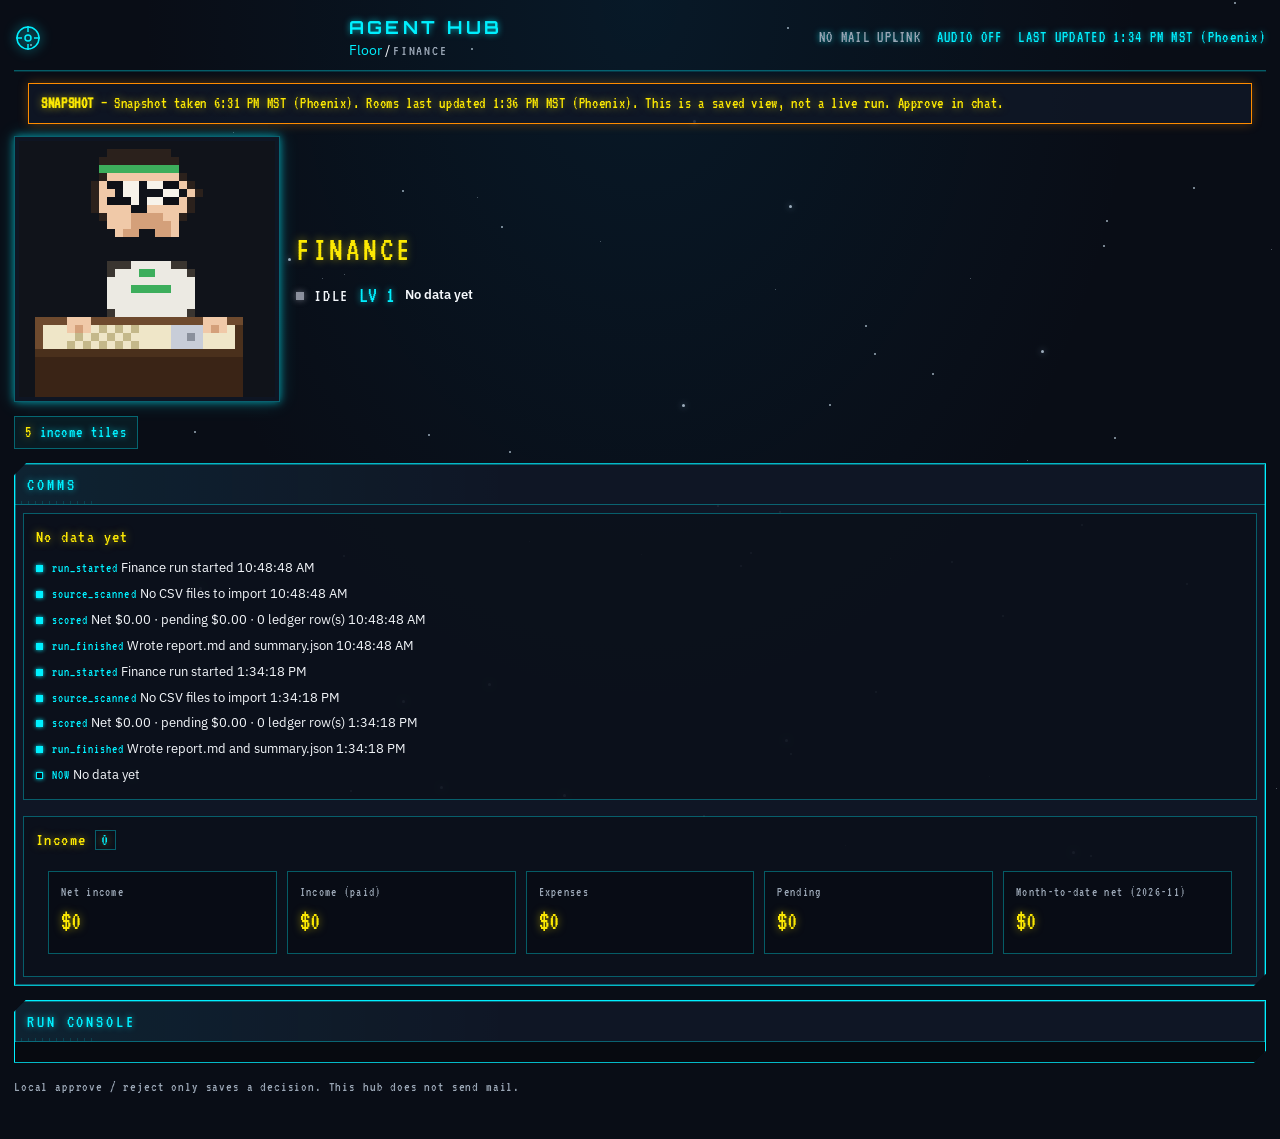
<file: room/finance.html>
<!DOCTYPE html>
<html lang="en">
<head>
  <meta charset="utf-8">
  <meta name="viewport" content="width=device-width, initial-scale=1">
  <title>Finance — Agent Hub</title>
  <link rel="stylesheet" href="../css/app.css?v=hud8">
</head>
<body class="hud static">
  <div class="space" aria-hidden="true"><div class="starfield" id="stars"></div></div>
  <div class="room-wrap room" id="room">
    <header class="room-top">
      <a class="brand" href="../index.html">
        <svg class="crosshair" viewBox="0 0 28 28" aria-hidden="true">
          <circle cx="14" cy="14" r="11" fill="none" stroke="currentColor" stroke-width="1.5"/>
          <circle cx="14" cy="14" r="3" fill="none" stroke="currentColor" stroke-width="1.5"/>
          <path d="M14 2v6M14 20v6M2 14h6M20 14h6" stroke="currentColor" stroke-width="1.5"/>
        </svg>
        <div class="brand-text">
          <strong>AGENT HUB</strong>
          <span class="crumb"><a href="../index.html">Floor</a> / <span id="crumb-name">Room</span></span>
        </div>
      </a>
      <div class="hud-readouts">
        <span class="off">NO MAIL UPLINK</span>
        <span>AUDIO OFF</span>
        <span id="clock-readout">LAST UPDATED —</span>
      </div>
    </header>

    <div id="live-banner" class="banner hidden"></div>

    <div class="room-head">
      <div class="char-card">
        <div class="char-stage" id="char-stage"></div>
      </div>
      <div class="head-meta">
        <h1 id="agent-name">Agent</h1>
        <div class="state-row">
          <span class="light" id="state-light" data-state="idle"></span>
          <span class="state-label" id="state-label">IDLE</span>
          <span class="lv-big" id="lv-readout">LV 1</span>
          <span class="step" id="step"></span>
        </div>
      </div>
      <div class="head-actions">
        <button type="button" class="primary" id="run-btn" disabled>Run</button>
        <div class="run-note" id="run-note"></div>
      </div>
    </div>

    <div class="stats-strip" id="stats-strip"></div>

    <div class="room-cols" id="room-cols">
      <section>
        <div class="panel">
          <div class="panel-inner">
            <div class="panel-head">COMMS</div>
            <div id="comms" class="comms-list"></div>
            <div id="now-draft" hidden>
              <div class="draft-meta" id="draft-meta"></div>
              <div class="draft-body" id="draft-body"></div>
              <textarea class="draft-edit" id="draft-edit" hidden></textarea>
              <div class="draft-actions" id="draft-actions" hidden></div>
            </div>
            <div id="data-panels"></div>
          </div>
        </div>
      </section>
      <section id="outbox-panel">
        <div class="panel">
          <div class="panel-inner">
            <div class="panel-head">OUTBOX — FINISHED WORK <span class="queue-badge" id="queue-badge">0</span></div>
            <div class="queue" id="queue"></div>
          </div>
        </div>
      </section>
    </div>

    <section class="panel console" id="console-wrap" hidden>
      <div class="panel-inner">
        <div class="panel-head">RUN CONSOLE</div>
        <pre id="console-log"></pre>
      </div>
    </section>

    <p class="footer-note">
      Local approve / reject only saves a decision. This hub does not send mail.
    </p>
  </div>
  <script>
window.__AGENT_ROOMS_STATIC__ = true;
window.__SNAPSHOT_LABEL__ = "Snapshot taken 6:31 PM MST (Phoenix)";
window.__ROOMS_LAST_UPDATED__ = "2026-11-22T13:36:27-07:00";
window.__ROOM_DATA__ = {"id": "finance", "name": "Finance", "short": "Finance", "kind": "finance", "character": "accountant", "accent": "green", "invite_url": null, "blurb": "Tracks real payouts and earnings per income source and per agent. Manual CSV imports only — no bank connection.", "folder_exists": true, "live_wired": true, "live_note": null, "queue_enabled": false, "status": {"state": "idle", "current_step": "No data yet", "current_source": null, "counts": {"sources_scanned": 0, "items_found": 0, "scored": 0, "drafts": 0, "pending": 0}, "last_updated": "2026-11-22T13:34:18-07:00", "error": null, "current_draft_id": null, "inferred": false, "live_wired": true}, "events": [{"ts": "2026-11-22T10:48:33-07:00", "type": "run_started", "source": "[redacted-path]finance-agent/inbox", "detail": "Finance run started"}, {"ts": "2026-11-22T10:48:33-07:00", "type": "source_scanned", "source": "[redacted-path]finance-agent/inbox", "detail": "No CSV files to import"}, {"ts": "2026-11-22T10:48:33-07:00", "type": "error", "detail": "'float' object has no attribute 'quantize'"}, {"ts": "2026-11-22T10:48:48-07:00", "type": "run_started", "source": "[redacted-path]finance-agent/inbox", "detail": "Finance run started"}, {"ts": "2026-11-22T10:48:48-07:00", "type": "source_scanned", "source": "[redacted-path]finance-agent/inbox", "detail": "No CSV files to import"}, {"ts": "2026-11-22T10:48:48-07:00", "type": "scored", "detail": "Net $0.00 · pending $0.00 · 0 ledger row(s)", "score": 0.0}, {"ts": "2026-11-22T10:48:48-07:00", "type": "run_finished", "detail": "Wrote report.md and summary.json"}, {"ts": "2026-11-22T13:34:18-07:00", "type": "run_started", "source": "[redacted-path]finance-agent/inbox", "detail": "Finance run started"}, {"ts": "2026-11-22T13:34:18-07:00", "type": "source_scanned", "source": "[redacted-path]finance-agent/inbox", "detail": "No CSV files to import"}, {"ts": "2026-11-22T13:34:18-07:00", "type": "scored", "detail": "Net $0.00 · pending $0.00 · 0 ledger row(s)", "score": 0.0}, {"ts": "2026-11-22T13:34:18-07:00", "type": "run_finished", "detail": "Wrote report.md and summary.json"}], "drafts": [], "opportunities": [], "businesses": [], "candidates": [], "leads": [], "content": [], "merch": [], "income": {"totals": [{"id": "net", "label": "Net income", "amount": 0.0, "currency": "USD"}, {"id": "income", "label": "Income (paid)", "amount": 0.0, "currency": "USD"}, {"id": "expenses", "label": "Expenses", "amount": 0.0, "currency": "USD"}, {"id": "pending", "label": "Pending", "amount": 0.0, "currency": "USD"}, {"id": "mtd", "label": "Month-to-date net (2026-11)", "amount": 0.0, "currency": "USD"}], "items": [], "period": "2026-11 (America/Phoenix)", "currency": "USD", "has_data": false, "message": "No data yet. Import payout CSVs into inbox/ and run python3 finance.py."}, "panels": [{"type": "income", "title": "Income", "totals": [{"id": "net", "label": "Net income", "amount": 0.0, "currency": "USD"}, {"id": "income", "label": "Income (paid)", "amount": 0.0, "currency": "USD"}, {"id": "expenses", "label": "Expenses", "amount": 0.0, "currency": "USD"}, {"id": "pending", "label": "Pending", "amount": 0.0, "currency": "USD"}, {"id": "mtd", "label": "Month-to-date net (2026-11)", "amount": 0.0, "currency": "USD"}], "items": [], "period": "2026-11 (America/Phoenix)"}], "run": {"available": false, "running": false, "detected_command": null, "note": "Snapshot only — run the agent from the local dashboard."}, "badges": [{"label": "5 income tiles", "value": "5"}], "snapshot_label": "Snapshot taken 6:31 PM MST (Phoenix)", "snapshot_taken": "2026-11-24T18:31:46-07:00", "rooms_last_updated": "2026-11-22T13:36:27-07:00"};
</script>
<script type="module" src="../js/room.js"></script>
</body>
</html>
</file>
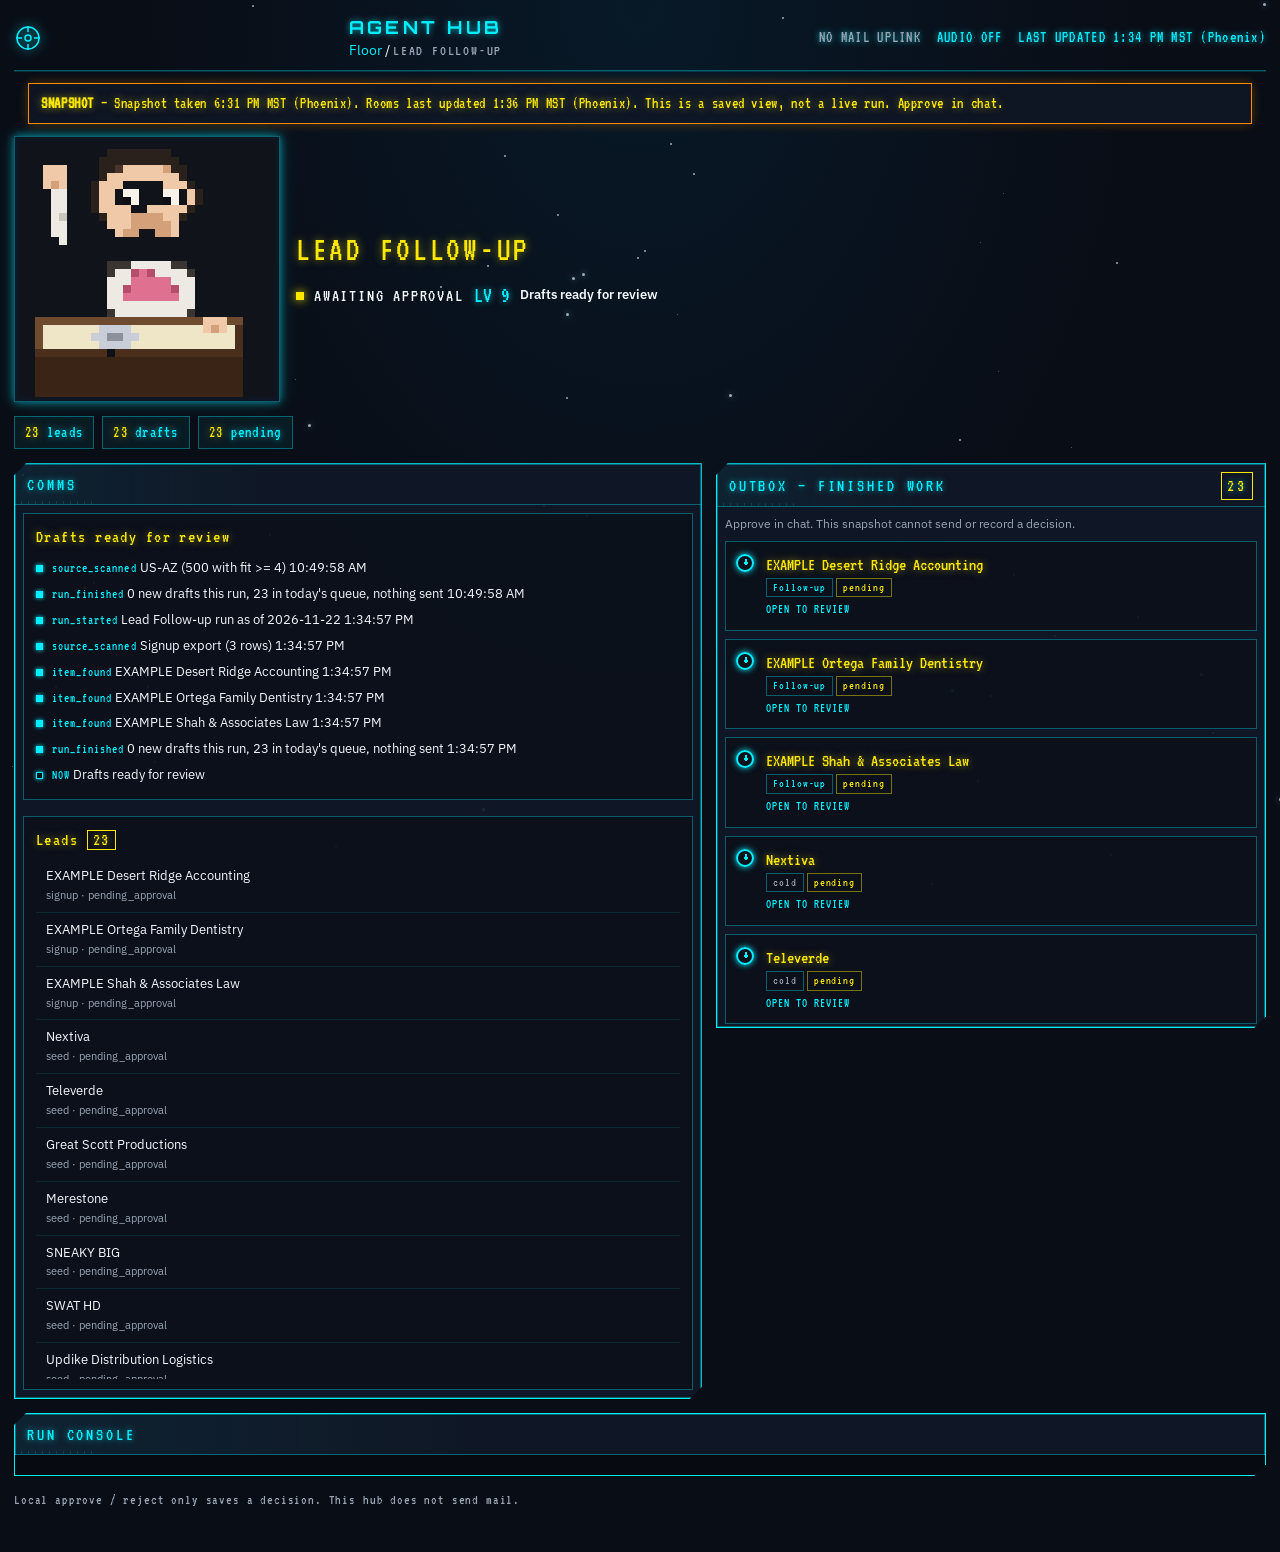
<file: room/lead-followup.html>
<!DOCTYPE html>
<html lang="en">
<head>
  <meta charset="utf-8">
  <meta name="viewport" content="width=device-width, initial-scale=1">
  <title>Lead Follow-up — Agent Hub</title>
  <link rel="stylesheet" href="../css/app.css?v=hud8">
</head>
<body class="hud static">
  <div class="space" aria-hidden="true"><div class="starfield" id="stars"></div></div>
  <div class="room-wrap room" id="room">
    <header class="room-top">
      <a class="brand" href="../index.html">
        <svg class="crosshair" viewBox="0 0 28 28" aria-hidden="true">
          <circle cx="14" cy="14" r="11" fill="none" stroke="currentColor" stroke-width="1.5"/>
          <circle cx="14" cy="14" r="3" fill="none" stroke="currentColor" stroke-width="1.5"/>
          <path d="M14 2v6M14 20v6M2 14h6M20 14h6" stroke="currentColor" stroke-width="1.5"/>
        </svg>
        <div class="brand-text">
          <strong>AGENT HUB</strong>
          <span class="crumb"><a href="../index.html">Floor</a> / <span id="crumb-name">Room</span></span>
        </div>
      </a>
      <div class="hud-readouts">
        <span class="off">NO MAIL UPLINK</span>
        <span>AUDIO OFF</span>
        <span id="clock-readout">LAST UPDATED —</span>
      </div>
    </header>

    <div id="live-banner" class="banner hidden"></div>

    <div class="room-head">
      <div class="char-card">
        <div class="char-stage" id="char-stage"></div>
      </div>
      <div class="head-meta">
        <h1 id="agent-name">Agent</h1>
        <div class="state-row">
          <span class="light" id="state-light" data-state="idle"></span>
          <span class="state-label" id="state-label">IDLE</span>
          <span class="lv-big" id="lv-readout">LV 1</span>
          <span class="step" id="step"></span>
        </div>
      </div>
      <div class="head-actions">
        <button type="button" class="primary" id="run-btn" disabled>Run</button>
        <div class="run-note" id="run-note"></div>
      </div>
    </div>

    <div class="stats-strip" id="stats-strip"></div>

    <div class="room-cols" id="room-cols">
      <section>
        <div class="panel">
          <div class="panel-inner">
            <div class="panel-head">COMMS</div>
            <div id="comms" class="comms-list"></div>
            <div id="now-draft" hidden>
              <div class="draft-meta" id="draft-meta"></div>
              <div class="draft-body" id="draft-body"></div>
              <textarea class="draft-edit" id="draft-edit" hidden></textarea>
              <div class="draft-actions" id="draft-actions" hidden></div>
            </div>
            <div id="data-panels"></div>
          </div>
        </div>
      </section>
      <section id="outbox-panel">
        <div class="panel">
          <div class="panel-inner">
            <div class="panel-head">OUTBOX — FINISHED WORK <span class="queue-badge" id="queue-badge">0</span></div>
            <div class="queue" id="queue"></div>
          </div>
        </div>
      </section>
    </div>

    <section class="panel console" id="console-wrap" hidden>
      <div class="panel-inner">
        <div class="panel-head">RUN CONSOLE</div>
        <pre id="console-log"></pre>
      </div>
    </section>

    <p class="footer-note">
      Local approve / reject only saves a decision. This hub does not send mail.
    </p>
  </div>
  <script>
window.__AGENT_ROOMS_STATIC__ = true;
window.__SNAPSHOT_LABEL__ = "Snapshot taken 6:31 PM MST (Phoenix)";
window.__ROOMS_LAST_UPDATED__ = "2026-11-22T13:36:27-07:00";
window.__ROOM_DATA__ = {"id": "lead-followup", "name": "Lead Follow-up", "short": "Follow-up", "kind": "followup", "character": "concierge", "accent": "rose", "invite_url": "https://robertwalker.dataearns.com/invite", "blurb": "Nurtures free data-check sign-ups and drafts LeadGlobe cold follow-ups, one at a time. Nothing is sent until Robert approves.", "folder_exists": true, "live_wired": true, "live_note": null, "queue_enabled": true, "status": {"state": "awaiting_approval", "current_step": "Drafts ready for review", "current_source": null, "counts": {"sources_scanned": 1, "items_found": 3, "scored": 0, "drafts": 23, "pending": 23}, "last_updated": "2026-11-22T13:34:57-07:00", "error": null, "current_draft_id": null, "inferred": false, "live_wired": true}, "events": [{"ts": "2026-11-22T10:49:58-07:00", "type": "run_started", "detail": "Lead Follow-up run as of 2026-11-22"}, {"ts": "2026-11-22T10:49:58-07:00", "type": "source_scanned", "source": "[redacted-path]lead-followup/leads.csv", "detail": "Signup export (3 rows)"}, {"ts": "2026-11-22T10:49:58-07:00", "type": "item_found", "source": "leads.csv", "detail": "EXAMPLE Desert Ridge Accounting"}, {"ts": "2026-11-22T10:49:58-07:00", "type": "draft_created", "detail": "EXAMPLE Desert Ridge Accounting", "draft_id": "dc64008fe79470d5", "step": "day0_welcome"}, {"ts": "2026-11-22T10:49:58-07:00", "type": "item_found", "source": "leads.csv", "detail": "EXAMPLE Ortega Family Dentistry"}, {"ts": "2026-11-22T10:49:58-07:00", "type": "draft_created", "detail": "EXAMPLE Ortega Family Dentistry", "draft_id": "11e1685c3291f1d8", "step": "day3_explainer"}, {"ts": "2026-11-22T10:49:58-07:00", "type": "item_found", "source": "leads.csv", "detail": "EXAMPLE Shah & Associates Law"}, {"ts": "2026-11-22T10:49:58-07:00", "type": "draft_created", "detail": "EXAMPLE Shah & Associates Law", "draft_id": "989af3612e71eb8c", "step": "day7_objections"}, {"ts": "2026-11-22T10:49:58-07:00", "type": "source_scanned", "source": "[redacted-path]robert-lead-globe/seed/dataearners-leads-phoenix.csv", "detail": "Phoenix-metro seed list (65 with fit >= 4)"}, {"ts": "2026-11-22T10:49:58-07:00", "type": "source_scanned", "source": "[redacted-path]robert-lead-globe/data/regions/US-AZ.json", "detail": "US-AZ (500 with fit >= 4)"}, {"ts": "2026-11-22T10:49:58-07:00", "type": "draft_created", "detail": "Nextiva", "draft_id": "d4aaa4fcd9836433", "step": "cold0_first"}, {"ts": "2026-11-22T10:49:58-07:00", "type": "draft_created", "detail": "Televerde", "draft_id": "ce4cdcdafa168986", "step": "cold0_first"}, {"ts": "2026-11-22T10:49:58-07:00", "type": "draft_created", "detail": "Great Scott Productions", "draft_id": "cd2f2015a2976b8b", "step": "cold0_first"}, {"ts": "2026-11-22T10:49:58-07:00", "type": "draft_created", "detail": "Merestone", "draft_id": "556d878251840234", "step": "cold0_first"}, {"ts": "2026-11-22T10:49:58-07:00", "type": "draft_created", "detail": "SNEAKY BIG", "draft_id": "3d7f43c688b9b2b7", "step": "cold0_first"}, {"ts": "2026-11-22T10:49:58-07:00", "type": "draft_created", "detail": "SWAT HD", "draft_id": "2b4a6fd87ca25174", "step": "cold0_first"}, {"ts": "2026-11-22T10:49:58-07:00", "type": "draft_created", "detail": "Updike Distribution Logistics", "draft_id": "a0f9c2542f235d70", "step": "cold0_first"}, {"ts": "2026-11-22T10:49:58-07:00", "type": "draft_created", "detail": "Bothwell Transport", "draft_id": "009942840eaf57bf", "step": "cold_call"}, {"ts": "2026-11-22T10:49:58-07:00", "type": "draft_created", "detail": "Bryten", "draft_id": "5e4541e94a77c290", "step": "cold_call"}, {"ts": "2026-11-22T10:49:58-07:00", "type": "draft_created", "detail": "Chamberlin & Associates", "draft_id": "c728ac6fa031b410", "step": "cold_call"}, {"ts": "2026-11-22T10:49:58-07:00", "type": "draft_created", "detail": "Mark-Taylor", "draft_id": "486c24d228ecbff5", "step": "cold_call"}, {"ts": "2026-11-22T10:49:58-07:00", "type": "draft_created", "detail": "Nexa", "draft_id": "13021ff074314a94", "step": "cold_call"}, {"ts": "2026-11-22T10:49:58-07:00", "type": "draft_created", "detail": "P.B. Bell", "draft_id": "4faf85a8bda2bea4", "step": "cold_call"}, {"ts": "2026-11-22T10:49:58-07:00", "type": "draft_created", "detail": "Axon", "draft_id": "32b966f53e1ebfc0", "step": "cold_call"}, {"ts": "2026-11-22T10:49:58-07:00", "type": "draft_created", "detail": "Bell Automotive (Bell Ford and Bell Lexus)", "draft_id": "de01c34debb53f15", "step": "cold_call"}, {"ts": "2026-11-22T10:49:58-07:00", "type": "draft_created", "detail": "CAM Properties", "draft_id": "e3147a23a6ca00c4", "step": "cold_call"}, {"ts": "2026-11-22T10:49:58-07:00", "type": "draft_created", "detail": "Chapman Automotive", "draft_id": "005826c5677f9512", "step": "cold_call"}, {"ts": "2026-11-22T10:49:58-07:00", "type": "draft_created", "detail": "Lectric eBikes", "draft_id": "826c19cdb43ea38d", "step": "cold0_first"}, {"ts": "2026-11-22T10:49:58-07:00", "type": "draft_created", "detail": "Manley Creative", "draft_id": "b0cc571b9363f4b8", "step": "cold0_first"}, {"ts": "2026-11-22T10:49:58-07:00", "type": "draft_created", "detail": "Quantum Leap Video Services", "draft_id": "bf39306a0b051998", "step": "cold0_first"}, {"ts": "2026-11-22T10:49:58-07:00", "type": "run_finished", "detail": "23 new drafts this run, 23 in today's queue, nothing sent"}, {"ts": "2026-11-22T10:49:58-07:00", "type": "run_started", "detail": "Lead Follow-up run as of 2026-11-22"}, {"ts": "2026-11-22T10:49:58-07:00", "type": "source_scanned", "source": "[redacted-path]lead-followup/leads.csv", "detail": "Signup export (3 rows)"}, {"ts": "2026-11-22T10:49:58-07:00", "type": "item_found", "source": "leads.csv", "detail": "EXAMPLE Desert Ridge Accounting"}, {"ts": "2026-11-22T10:49:58-07:00", "type": "item_found", "source": "leads.csv", "detail": "EXAMPLE Ortega Family Dentistry"}, {"ts": "2026-11-22T10:49:58-07:00", "type": "item_found", "source": "leads.csv", "detail": "EXAMPLE Shah & Associates Law"}, {"ts": "2026-11-22T10:49:58-07:00", "type": "source_scanned", "source": "[redacted-path]robert-lead-globe/seed/dataearners-leads-phoenix.csv", "detail": "Phoenix-metro seed list (65 with fit >= 4)"}, {"ts": "2026-11-22T10:49:58-07:00", "type": "source_scanned", "source": "[redacted-path]robert-lead-globe/data/regions/US-AZ.json", "detail": "US-AZ (500 with fit >= 4)"}, {"ts": "2026-11-22T10:49:58-07:00", "type": "run_finished", "detail": "0 new drafts this run, 23 in today's queue, nothing sent"}, {"ts": "2026-11-22T13:34:57-07:00", "type": "run_started", "detail": "Lead Follow-up run as of 2026-11-22"}, {"ts": "2026-11-22T13:34:57-07:00", "type": "source_scanned", "source": "[redacted-path]lead-followup/leads.csv", "detail": "Signup export (3 rows)"}, {"ts": "2026-11-22T13:34:57-07:00", "type": "item_found", "source": "leads.csv", "detail": "EXAMPLE Desert Ridge Accounting"}, {"ts": "2026-11-22T13:34:57-07:00", "type": "item_found", "source": "leads.csv", "detail": "EXAMPLE Ortega Family Dentistry"}, {"ts": "2026-11-22T13:34:57-07:00", "type": "item_found", "source": "leads.csv", "detail": "EXAMPLE Shah & Associates Law"}, {"ts": "2026-11-22T13:34:57-07:00", "type": "run_finished", "detail": "0 new drafts this run, 23 in today's queue, nothing sent"}], "drafts": [{"id": "dc64008fe79470d5", "to_name": "EXAMPLE Desert Ridge Accounting", "subject": null, "landing_url": "https://robertwalker.dataearns.com/invite", "opportunity": null, "opportunity_url": null, "message_type": "follow-up", "decision": null, "decision_at": null}, {"id": "11e1685c3291f1d8", "to_name": "EXAMPLE Ortega Family Dentistry", "subject": null, "landing_url": "https://robertwalker.dataearns.com/invite", "opportunity": null, "opportunity_url": null, "message_type": "follow-up", "decision": null, "decision_at": null}, {"id": "989af3612e71eb8c", "to_name": "EXAMPLE Shah & Associates Law", "subject": null, "landing_url": "https://robertwalker.dataearns.com/invite", "opportunity": null, "opportunity_url": null, "message_type": "follow-up", "decision": null, "decision_at": null}, {"id": "d4aaa4fcd9836433", "to_name": "Nextiva", "subject": null, "landing_url": "https://robertwalker.dataearns.com/invite", "opportunity": null, "opportunity_url": null, "message_type": "cold", "decision": null, "decision_at": null}, {"id": "ce4cdcdafa168986", "to_name": "Televerde", "subject": null, "landing_url": "https://robertwalker.dataearns.com/invite", "opportunity": null, "opportunity_url": null, "message_type": "cold", "decision": null, "decision_at": null}, {"id": "cd2f2015a2976b8b", "to_name": "Great Scott Productions", "subject": null, "landing_url": "https://robertwalker.dataearns.com/invite", "opportunity": null, "opportunity_url": null, "message_type": "cold", "decision": null, "decision_at": null}, {"id": "556d878251840234", "to_name": "Merestone", "subject": null, "landing_url": "https://robertwalker.dataearns.com/invite", "opportunity": null, "opportunity_url": null, "message_type": "cold", "decision": null, "decision_at": null}, {"id": "3d7f43c688b9b2b7", "to_name": "SNEAKY BIG", "subject": null, "landing_url": "https://robertwalker.dataearns.com/invite", "opportunity": null, "opportunity_url": null, "message_type": "cold", "decision": null, "decision_at": null}, {"id": "2b4a6fd87ca25174", "to_name": "SWAT HD", "subject": null, "landing_url": "https://robertwalker.dataearns.com/invite", "opportunity": null, "opportunity_url": null, "message_type": "cold", "decision": null, "decision_at": null}, {"id": "a0f9c2542f235d70", "to_name": "Updike Distribution Logistics", "subject": null, "landing_url": "https://robertwalker.dataearns.com/invite", "opportunity": null, "opportunity_url": null, "message_type": "cold", "decision": null, "decision_at": null}, {"id": "826c19cdb43ea38d", "to_name": "Lectric eBikes", "subject": null, "landing_url": "https://robertwalker.dataearns.com/invite", "opportunity": null, "opportunity_url": null, "message_type": "cold", "decision": null, "decision_at": null}, {"id": "b0cc571b9363f4b8", "to_name": "Manley Creative", "subject": null, "landing_url": "https://robertwalker.dataearns.com/invite", "opportunity": null, "opportunity_url": null, "message_type": "cold", "decision": null, "decision_at": null}, {"id": "bf39306a0b051998", "to_name": "Quantum Leap Video Services", "subject": null, "landing_url": "https://robertwalker.dataearns.com/invite", "opportunity": null, "opportunity_url": null, "message_type": "cold", "decision": null, "decision_at": null}, {"id": "009942840eaf57bf", "to_name": "Bothwell Transport", "subject": null, "landing_url": "https://robertwalker.dataearns.com/invite", "opportunity": null, "opportunity_url": null, "message_type": "call", "decision": null, "decision_at": null}, {"id": "5e4541e94a77c290", "to_name": "Bryten", "subject": null, "landing_url": "https://robertwalker.dataearns.com/invite", "opportunity": null, "opportunity_url": null, "message_type": "call", "decision": null, "decision_at": null}, {"id": "c728ac6fa031b410", "to_name": "Chamberlin & Associates", "subject": null, "landing_url": "https://robertwalker.dataearns.com/invite", "opportunity": null, "opportunity_url": null, "message_type": "call", "decision": null, "decision_at": null}, {"id": "486c24d228ecbff5", "to_name": "Mark-Taylor", "subject": null, "landing_url": "https://robertwalker.dataearns.com/invite", "opportunity": null, "opportunity_url": null, "message_type": "call", "decision": null, "decision_at": null}, {"id": "13021ff074314a94", "to_name": "Nexa", "subject": null, "landing_url": "https://robertwalker.dataearns.com/invite", "opportunity": null, "opportunity_url": null, "message_type": "call", "decision": null, "decision_at": null}, {"id": "4faf85a8bda2bea4", "to_name": "P.B. Bell", "subject": null, "landing_url": "https://robertwalker.dataearns.com/invite", "opportunity": null, "opportunity_url": null, "message_type": "call", "decision": null, "decision_at": null}, {"id": "32b966f53e1ebfc0", "to_name": "Axon", "subject": null, "landing_url": "https://robertwalker.dataearns.com/invite", "opportunity": null, "opportunity_url": null, "message_type": "call", "decision": null, "decision_at": null}, {"id": "de01c34debb53f15", "to_name": "Bell Automotive (Bell Ford and Bell Lexus)", "subject": null, "landing_url": "https://robertwalker.dataearns.com/invite", "opportunity": null, "opportunity_url": null, "message_type": "call", "decision": null, "decision_at": null}, {"id": "e3147a23a6ca00c4", "to_name": "CAM Properties", "subject": null, "landing_url": "https://robertwalker.dataearns.com/invite", "opportunity": null, "opportunity_url": null, "message_type": "call", "decision": null, "decision_at": null}, {"id": "005826c5677f9512", "to_name": "Chapman Automotive", "subject": null, "landing_url": "https://robertwalker.dataearns.com/invite", "opportunity": null, "opportunity_url": null, "message_type": "call", "decision": null, "decision_at": null}], "opportunities": [], "businesses": [], "candidates": [], "leads": [{"id": "cc70d40e71eb", "name": "EXAMPLE Desert Ridge Accounting", "source": "signup", "url": null, "status": "pending_approval", "why": ""}, {"id": "c492a9f9529b", "name": "EXAMPLE Ortega Family Dentistry", "source": "signup", "url": null, "status": "pending_approval", "why": ""}, {"id": "3f3c8879dd29", "name": "EXAMPLE Shah & Associates Law", "source": "signup", "url": null, "status": "pending_approval", "why": ""}, {"id": "b6628e566e62", "name": "Nextiva", "source": "seed", "url": null, "status": "pending_approval", "why": ""}, {"id": "6580c0b9b7df", "name": "Televerde", "source": "seed", "url": null, "status": "pending_approval", "why": ""}, {"id": "e359d069b7e8", "name": "Great Scott Productions", "source": "seed", "url": null, "status": "pending_approval", "why": ""}, {"id": "6f12a586f02c", "name": "Merestone", "source": "seed", "url": null, "status": "pending_approval", "why": ""}, {"id": "227df918f790", "name": "SNEAKY BIG", "source": "seed", "url": null, "status": "pending_approval", "why": ""}, {"id": "a304de02e1e0", "name": "SWAT HD", "source": "seed", "url": null, "status": "pending_approval", "why": ""}, {"id": "9a0c69139f14", "name": "Updike Distribution Logistics", "source": "seed", "url": null, "status": "pending_approval", "why": ""}, {"id": "4ce7a7c8bb75", "name": "Lectric eBikes", "source": "seed", "url": null, "status": "pending_approval", "why": ""}, {"id": "5fdf0ee7f31a", "name": "Manley Creative", "source": "seed", "url": null, "status": "pending_approval", "why": ""}, {"id": "cc6bcd447a2d", "name": "Quantum Leap Video Services", "source": "seed", "url": null, "status": "pending_approval", "why": ""}, {"id": "d88e380f7b4a", "name": "Bothwell Transport", "source": "seed", "url": null, "status": "pending_approval", "why": ""}, {"id": "b674f26c83a9", "name": "Bryten", "source": "seed", "url": null, "status": "pending_approval", "why": ""}, {"id": "89f2737f953f", "name": "Chamberlin & Associates", "source": "seed", "url": null, "status": "pending_approval", "why": ""}, {"id": "02a5e3af329b", "name": "Mark-Taylor", "source": "seed", "url": null, "status": "pending_approval", "why": ""}, {"id": "89eaedd61245", "name": "Nexa", "source": "seed", "url": null, "status": "pending_approval", "why": ""}, {"id": "f619d7fe98e0", "name": "P.B. Bell", "source": "seed", "url": null, "status": "pending_approval", "why": ""}, {"id": "c60d29da29bd", "name": "Axon", "source": "seed", "url": null, "status": "pending_approval", "why": ""}, {"id": "b41a29ab393f", "name": "Bell Automotive (Bell Ford and Bell Lexus)", "source": "seed", "url": null, "status": "pending_approval", "why": ""}, {"id": "fe3a7b3b2121", "name": "CAM Properties", "source": "seed", "url": null, "status": "pending_approval", "why": ""}, {"id": "037782a66e10", "name": "Chapman Automotive", "source": "seed", "url": null, "status": "pending_approval", "why": ""}], "content": [], "merch": [], "income": {"totals": [], "items": []}, "panels": [{"type": "leads", "title": "Leads", "items": [{"id": "cc70d40e71eb", "name": "EXAMPLE Desert Ridge Accounting", "source": "signup", "url": null, "status": "pending_approval", "why": ""}, {"id": "c492a9f9529b", "name": "EXAMPLE Ortega Family Dentistry", "source": "signup", "url": null, "status": "pending_approval", "why": ""}, {"id": "3f3c8879dd29", "name": "EXAMPLE Shah & Associates Law", "source": "signup", "url": null, "status": "pending_approval", "why": ""}, {"id": "b6628e566e62", "name": "Nextiva", "source": "seed", "url": null, "status": "pending_approval", "why": ""}, {"id": "6580c0b9b7df", "name": "Televerde", "source": "seed", "url": null, "status": "pending_approval", "why": ""}, {"id": "e359d069b7e8", "name": "Great Scott Productions", "source": "seed", "url": null, "status": "pending_approval", "why": ""}, {"id": "6f12a586f02c", "name": "Merestone", "source": "seed", "url": null, "status": "pending_approval", "why": ""}, {"id": "227df918f790", "name": "SNEAKY BIG", "source": "seed", "url": null, "status": "pending_approval", "why": ""}, {"id": "a304de02e1e0", "name": "SWAT HD", "source": "seed", "url": null, "status": "pending_approval", "why": ""}, {"id": "9a0c69139f14", "name": "Updike Distribution Logistics", "source": "seed", "url": null, "status": "pending_approval", "why": ""}, {"id": "4ce7a7c8bb75", "name": "Lectric eBikes", "source": "seed", "url": null, "status": "pending_approval", "why": ""}, {"id": "5fdf0ee7f31a", "name": "Manley Creative", "source": "seed", "url": null, "status": "pending_approval", "why": ""}, {"id": "cc6bcd447a2d", "name": "Quantum Leap Video Services", "source": "seed", "url": null, "status": "pending_approval", "why": ""}, {"id": "d88e380f7b4a", "name": "Bothwell Transport", "source": "seed", "url": null, "status": "pending_approval", "why": ""}, {"id": "b674f26c83a9", "name": "Bryten", "source": "seed", "url": null, "status": "pending_approval", "why": ""}, {"id": "89f2737f953f", "name": "Chamberlin & Associates", "source": "seed", "url": null, "status": "pending_approval", "why": ""}, {"id": "02a5e3af329b", "name": "Mark-Taylor", "source": "seed", "url": null, "status": "pending_approval", "why": ""}, {"id": "89eaedd61245", "name": "Nexa", "source": "seed", "url": null, "status": "pending_approval", "why": ""}, {"id": "f619d7fe98e0", "name": "P.B. Bell", "source": "seed", "url": null, "status": "pending_approval", "why": ""}, {"id": "c60d29da29bd", "name": "Axon", "source": "seed", "url": null, "status": "pending_approval", "why": ""}, {"id": "b41a29ab393f", "name": "Bell Automotive (Bell Ford and Bell Lexus)", "source": "seed", "url": null, "status": "pending_approval", "why": ""}, {"id": "fe3a7b3b2121", "name": "CAM Properties", "source": "seed", "url": null, "status": "pending_approval", "why": ""}, {"id": "037782a66e10", "name": "Chapman Automotive", "source": "seed", "url": null, "status": "pending_approval", "why": ""}]}], "run": {"available": false, "running": false, "detected_command": null, "note": "Snapshot only — run the agent from the local dashboard."}, "badges": [{"label": "23 leads", "value": "23"}, {"label": "23 drafts", "value": "23"}, {"label": "23 pending", "value": "23"}], "snapshot_label": "Snapshot taken 6:31 PM MST (Phoenix)", "snapshot_taken": "2026-11-24T18:31:46-07:00", "rooms_last_updated": "2026-11-22T13:36:27-07:00"};
</script>
<script type="module" src="../js/room.js"></script>
</body>
</html>
</file>
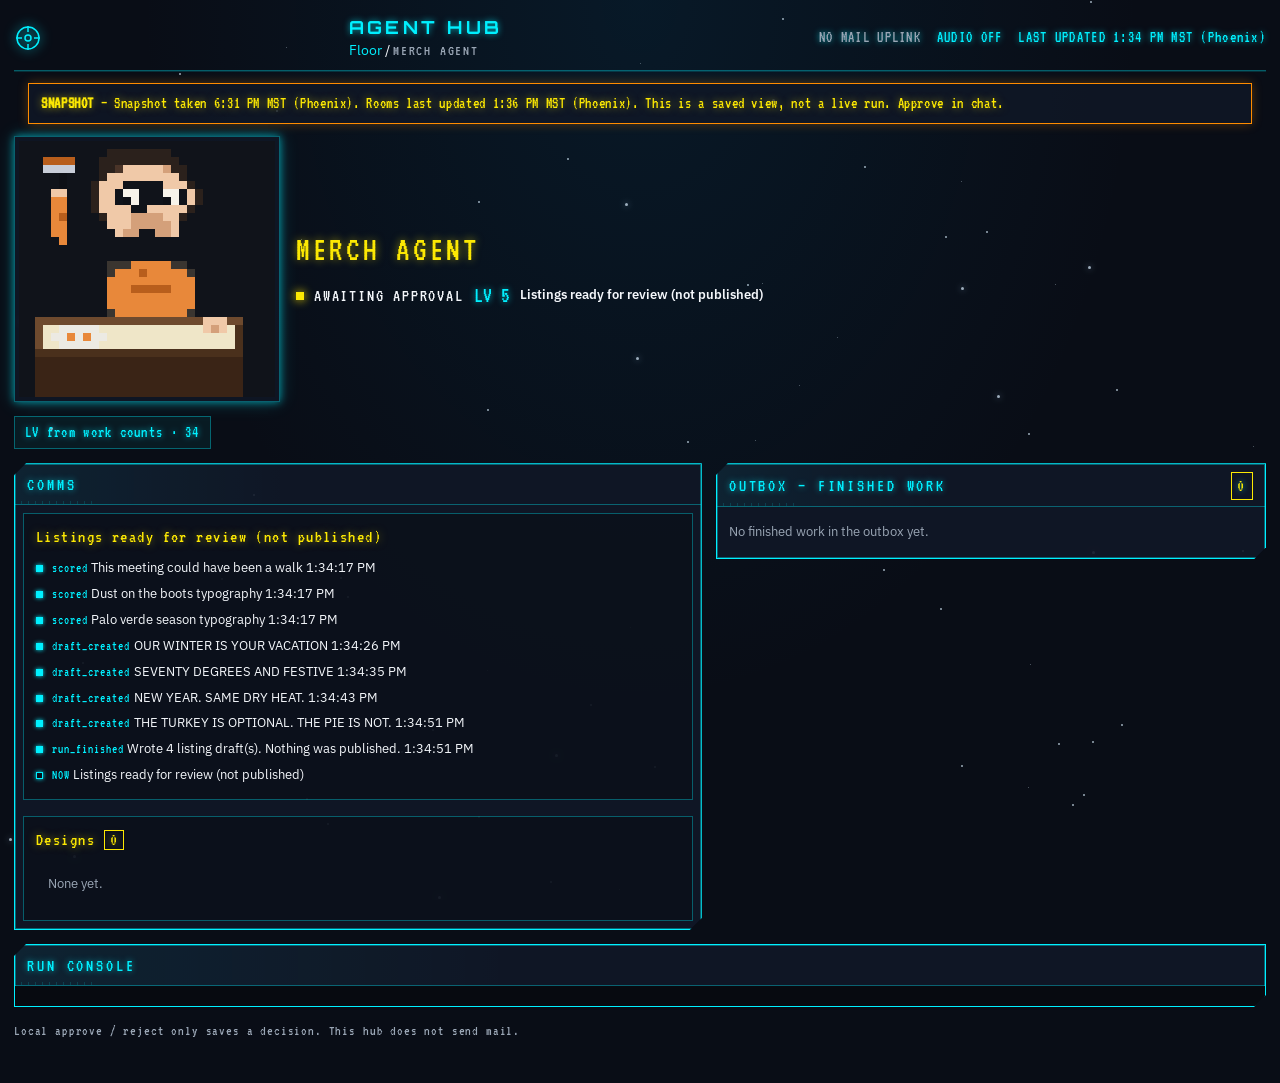
<file: room/merch.html>
<!DOCTYPE html>
<html lang="en">
<head>
  <meta charset="utf-8">
  <meta name="viewport" content="width=device-width, initial-scale=1">
  <title>Merch Agent — Agent Hub</title>
  <link rel="stylesheet" href="../css/app.css?v=hud8">
</head>
<body class="hud static">
  <div class="space" aria-hidden="true"><div class="starfield" id="stars"></div></div>
  <div class="room-wrap room" id="room">
    <header class="room-top">
      <a class="brand" href="../index.html">
        <svg class="crosshair" viewBox="0 0 28 28" aria-hidden="true">
          <circle cx="14" cy="14" r="11" fill="none" stroke="currentColor" stroke-width="1.5"/>
          <circle cx="14" cy="14" r="3" fill="none" stroke="currentColor" stroke-width="1.5"/>
          <path d="M14 2v6M14 20v6M2 14h6M20 14h6" stroke="currentColor" stroke-width="1.5"/>
        </svg>
        <div class="brand-text">
          <strong>AGENT HUB</strong>
          <span class="crumb"><a href="../index.html">Floor</a> / <span id="crumb-name">Room</span></span>
        </div>
      </a>
      <div class="hud-readouts">
        <span class="off">NO MAIL UPLINK</span>
        <span>AUDIO OFF</span>
        <span id="clock-readout">LAST UPDATED —</span>
      </div>
    </header>

    <div id="live-banner" class="banner hidden"></div>

    <div class="room-head">
      <div class="char-card">
        <div class="char-stage" id="char-stage"></div>
      </div>
      <div class="head-meta">
        <h1 id="agent-name">Agent</h1>
        <div class="state-row">
          <span class="light" id="state-light" data-state="idle"></span>
          <span class="state-label" id="state-label">IDLE</span>
          <span class="lv-big" id="lv-readout">LV 1</span>
          <span class="step" id="step"></span>
        </div>
      </div>
      <div class="head-actions">
        <button type="button" class="primary" id="run-btn" disabled>Run</button>
        <div class="run-note" id="run-note"></div>
      </div>
    </div>

    <div class="stats-strip" id="stats-strip"></div>

    <div class="room-cols" id="room-cols">
      <section>
        <div class="panel">
          <div class="panel-inner">
            <div class="panel-head">COMMS</div>
            <div id="comms" class="comms-list"></div>
            <div id="now-draft" hidden>
              <div class="draft-meta" id="draft-meta"></div>
              <div class="draft-body" id="draft-body"></div>
              <textarea class="draft-edit" id="draft-edit" hidden></textarea>
              <div class="draft-actions" id="draft-actions" hidden></div>
            </div>
            <div id="data-panels"></div>
          </div>
        </div>
      </section>
      <section id="outbox-panel">
        <div class="panel">
          <div class="panel-inner">
            <div class="panel-head">OUTBOX — FINISHED WORK <span class="queue-badge" id="queue-badge">0</span></div>
            <div class="queue" id="queue"></div>
          </div>
        </div>
      </section>
    </div>

    <section class="panel console" id="console-wrap" hidden>
      <div class="panel-inner">
        <div class="panel-head">RUN CONSOLE</div>
        <pre id="console-log"></pre>
      </div>
    </section>

    <p class="footer-note">
      Local approve / reject only saves a decision. This hub does not send mail.
    </p>
  </div>
  <script>
window.__AGENT_ROOMS_STATIC__ = true;
window.__SNAPSHOT_LABEL__ = "Snapshot taken 6:31 PM MST (Phoenix)";
window.__ROOMS_LAST_UPDATED__ = "2026-11-22T13:36:27-07:00";
window.__ROOM_DATA__ = {"id": "merch", "name": "Merch Agent", "short": "Merch", "kind": "merch", "character": "designer", "accent": "orange", "invite_url": null, "blurb": "Scores t-shirt and mug niches, drafts typography designs and Etsy/Redbubble listing copy. Nothing is listed until Robert approves.", "folder_exists": true, "live_wired": true, "live_note": null, "queue_enabled": true, "status": {"state": "awaiting_approval", "current_step": "Listings ready for review (not published)", "current_source": null, "counts": {"sources_scanned": 1, "items_found": 15, "scored": 15, "drafts": 4, "pending": 4}, "last_updated": "2026-11-22T13:34:51-07:00", "error": null, "current_draft_id": null, "inferred": false, "live_wired": true}, "events": [{"ts": "2026-11-22T13:34:17-07:00", "type": "run_started", "detail": "Merch run started (dry-run; nothing is listed)"}, {"ts": "2026-11-22T13:34:17-07:00", "type": "scored", "detail": "Friendsgiving pie typography", "score": 54.0}, {"ts": "2026-11-22T13:34:17-07:00", "type": "scored", "detail": "Grateful caffeinated typography", "score": 54.0}, {"ts": "2026-11-22T13:34:17-07:00", "type": "scored", "detail": "Warm-weather Christmas typography", "score": 62.0}, {"ts": "2026-11-22T13:34:17-07:00", "type": "scored", "detail": "Ugly-sweater-optional desert holiday", "score": 54.0}, {"ts": "2026-11-22T13:34:17-07:00", "type": "scored", "detail": "New Year, same dry heat", "score": 56.0}, {"ts": "2026-11-22T13:34:17-07:00", "type": "scored", "detail": "Classic dry-heat typography", "score": 43.0}, {"ts": "2026-11-22T13:34:17-07:00", "type": "scored", "detail": "Phoenix summer survival club", "score": 53.0}, {"ts": "2026-11-22T13:34:17-07:00", "type": "scored", "detail": "Monsoon typography", "score": 53.0}, {"ts": "2026-11-22T13:34:17-07:00", "type": "scored", "detail": "Arizona winter is your vacation", "score": 62.0}, {"ts": "2026-11-22T13:34:17-07:00", "type": "scored", "detail": "No snow, just sunshine", "score": 48.0}, {"ts": "2026-11-22T13:34:17-07:00", "type": "scored", "detail": "Up before the heat", "score": 47.0}, {"ts": "2026-11-22T13:34:17-07:00", "type": "scored", "detail": "Raised on dust and sunshine", "score": 53.0}, {"ts": "2026-11-22T13:34:17-07:00", "type": "scored", "detail": "This meeting could have been a walk", "score": 45.0}, {"ts": "2026-11-22T13:34:17-07:00", "type": "scored", "detail": "Dust on the boots typography", "score": 53.0}, {"ts": "2026-11-22T13:34:17-07:00", "type": "scored", "detail": "Palo verde season typography", "score": 47.0}, {"ts": "2026-11-22T13:34:26-07:00", "type": "draft_created", "detail": "OUR WINTER IS YOUR VACATION", "draft_id": "winter-is-vacation"}, {"ts": "2026-11-22T13:34:35-07:00", "type": "draft_created", "detail": "SEVENTY DEGREES AND FESTIVE", "draft_id": "seventy-festive"}, {"ts": "2026-11-22T13:34:43-07:00", "type": "draft_created", "detail": "NEW YEAR. SAME DRY HEAT.", "draft_id": "new-year-dry-heat"}, {"ts": "2026-11-22T13:34:51-07:00", "type": "draft_created", "detail": "THE TURKEY IS OPTIONAL. THE PIE IS NOT.", "draft_id": "friendsgiving-pie"}, {"ts": "2026-11-22T13:34:51-07:00", "type": "run_finished", "detail": "Wrote 4 listing draft(s). Nothing was published."}], "drafts": [], "opportunities": [], "businesses": [], "candidates": [], "leads": [], "content": [], "merch": [], "income": {"totals": [], "items": []}, "panels": [{"type": "merch", "title": "Designs", "items": []}], "run": {"available": false, "running": false, "detected_command": null, "note": "Snapshot only — run the agent from the local dashboard."}, "badges": [], "snapshot_label": "Snapshot taken 6:31 PM MST (Phoenix)", "snapshot_taken": "2026-11-24T18:31:46-07:00", "rooms_last_updated": "2026-11-22T13:36:27-07:00"};
</script>
<script type="module" src="../js/room.js"></script>
</body>
</html>
</file>
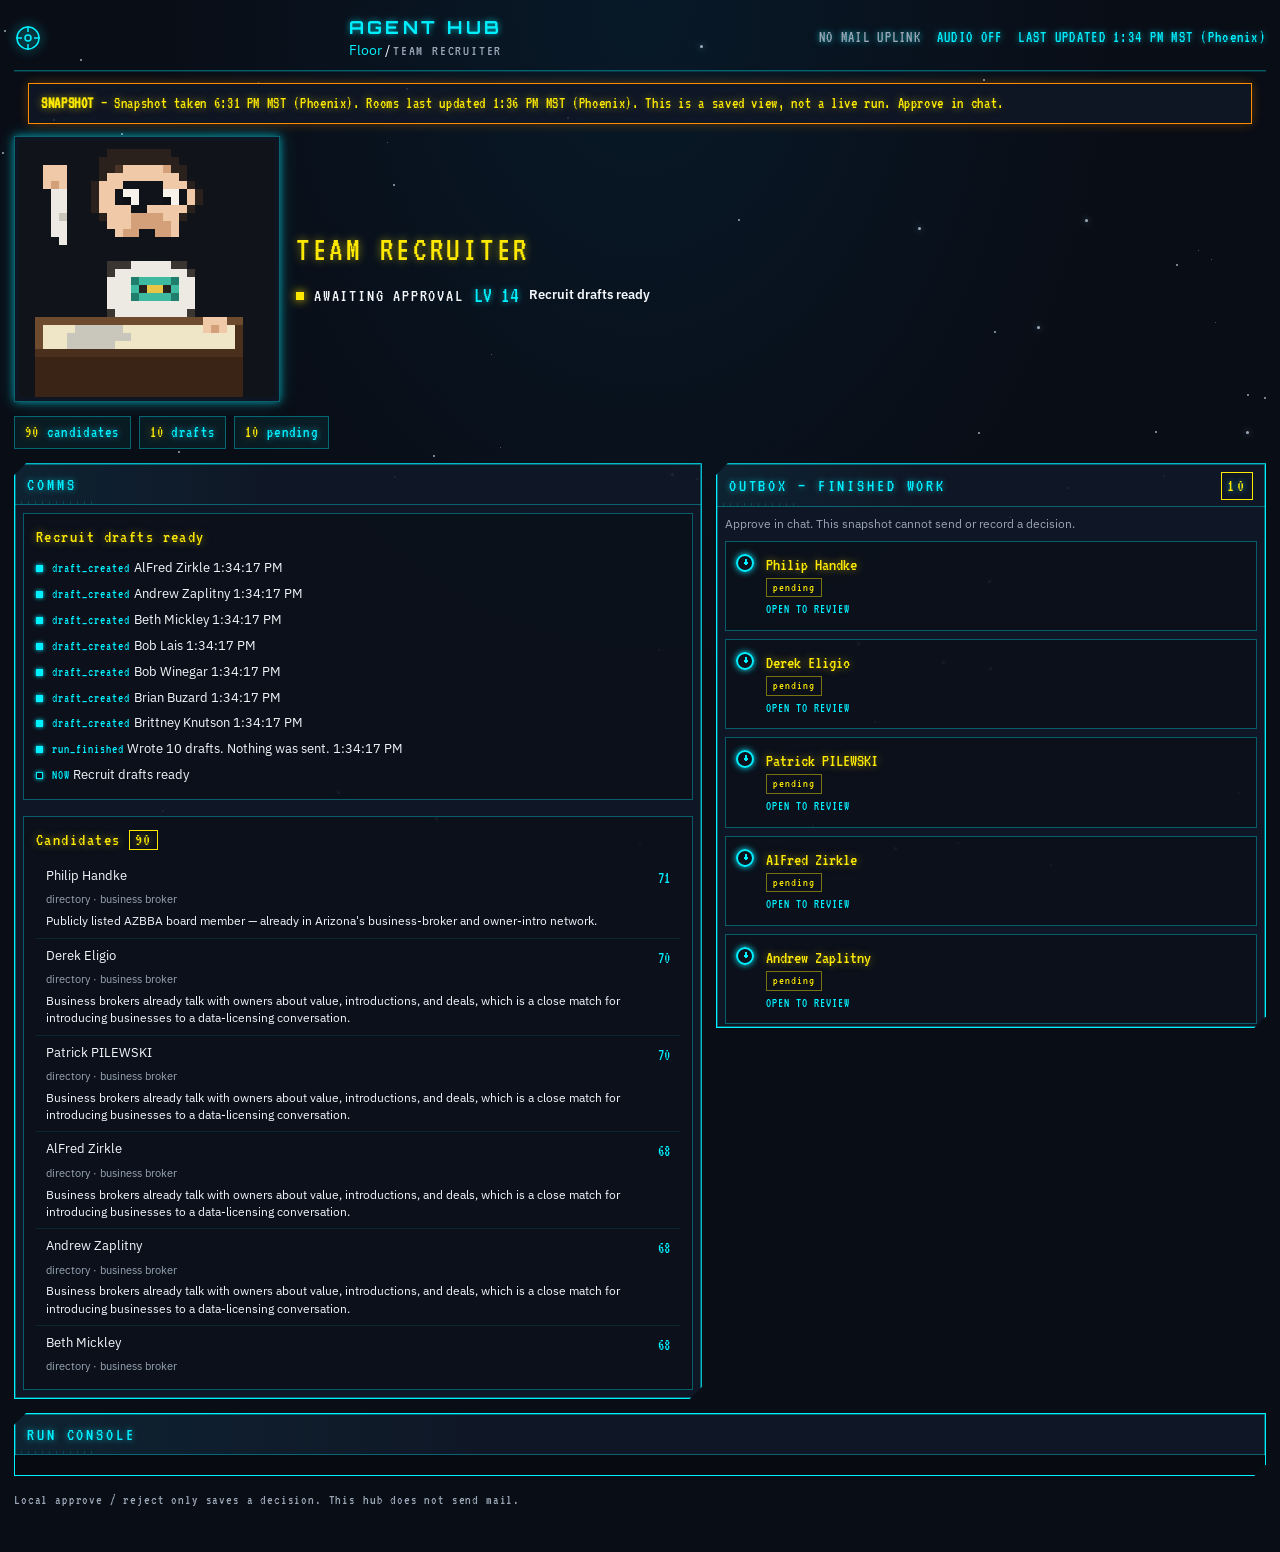
<file: room/recruiter.html>
<!DOCTYPE html>
<html lang="en">
<head>
  <meta charset="utf-8">
  <meta name="viewport" content="width=device-width, initial-scale=1">
  <title>Team Recruiter — Agent Hub</title>
  <link rel="stylesheet" href="../css/app.css?v=hud8">
</head>
<body class="hud static">
  <div class="space" aria-hidden="true"><div class="starfield" id="stars"></div></div>
  <div class="room-wrap room" id="room">
    <header class="room-top">
      <a class="brand" href="../index.html">
        <svg class="crosshair" viewBox="0 0 28 28" aria-hidden="true">
          <circle cx="14" cy="14" r="11" fill="none" stroke="currentColor" stroke-width="1.5"/>
          <circle cx="14" cy="14" r="3" fill="none" stroke="currentColor" stroke-width="1.5"/>
          <path d="M14 2v6M14 20v6M2 14h6M20 14h6" stroke="currentColor" stroke-width="1.5"/>
        </svg>
        <div class="brand-text">
          <strong>AGENT HUB</strong>
          <span class="crumb"><a href="../index.html">Floor</a> / <span id="crumb-name">Room</span></span>
        </div>
      </a>
      <div class="hud-readouts">
        <span class="off">NO MAIL UPLINK</span>
        <span>AUDIO OFF</span>
        <span id="clock-readout">LAST UPDATED —</span>
      </div>
    </header>

    <div id="live-banner" class="banner hidden"></div>

    <div class="room-head">
      <div class="char-card">
        <div class="char-stage" id="char-stage"></div>
      </div>
      <div class="head-meta">
        <h1 id="agent-name">Agent</h1>
        <div class="state-row">
          <span class="light" id="state-light" data-state="idle"></span>
          <span class="state-label" id="state-label">IDLE</span>
          <span class="lv-big" id="lv-readout">LV 1</span>
          <span class="step" id="step"></span>
        </div>
      </div>
      <div class="head-actions">
        <button type="button" class="primary" id="run-btn" disabled>Run</button>
        <div class="run-note" id="run-note"></div>
      </div>
    </div>

    <div class="stats-strip" id="stats-strip"></div>

    <div class="room-cols" id="room-cols">
      <section>
        <div class="panel">
          <div class="panel-inner">
            <div class="panel-head">COMMS</div>
            <div id="comms" class="comms-list"></div>
            <div id="now-draft" hidden>
              <div class="draft-meta" id="draft-meta"></div>
              <div class="draft-body" id="draft-body"></div>
              <textarea class="draft-edit" id="draft-edit" hidden></textarea>
              <div class="draft-actions" id="draft-actions" hidden></div>
            </div>
            <div id="data-panels"></div>
          </div>
        </div>
      </section>
      <section id="outbox-panel">
        <div class="panel">
          <div class="panel-inner">
            <div class="panel-head">OUTBOX — FINISHED WORK <span class="queue-badge" id="queue-badge">0</span></div>
            <div class="queue" id="queue"></div>
          </div>
        </div>
      </section>
    </div>

    <section class="panel console" id="console-wrap" hidden>
      <div class="panel-inner">
        <div class="panel-head">RUN CONSOLE</div>
        <pre id="console-log"></pre>
      </div>
    </section>

    <p class="footer-note">
      Local approve / reject only saves a decision. This hub does not send mail.
    </p>
  </div>
  <script>
window.__AGENT_ROOMS_STATIC__ = true;
window.__SNAPSHOT_LABEL__ = "Snapshot taken 6:31 PM MST (Phoenix)";
window.__ROOMS_LAST_UPDATED__ = "2026-11-22T13:36:27-07:00";
window.__ROOM_DATA__ = {"id": "recruiter", "name": "Team Recruiter", "short": "Recruiter", "kind": "recruiter", "character": "recruiter", "accent": "teal", "invite_url": "https://robertwalker.dataearners.com/invite", "blurb": "Finds potential DataEarners team members and drafts recruit messages.", "folder_exists": true, "live_wired": true, "live_note": null, "queue_enabled": true, "status": {"state": "awaiting_approval", "current_step": "Recruit drafts ready", "current_source": null, "counts": {"sources_scanned": 0, "items_found": 90, "scored": 0, "drafts": 10, "pending": 10}, "last_updated": "2026-11-22T13:34:17-07:00", "error": null, "current_draft_id": null, "inferred": false, "live_wired": true}, "events": [{"ts": "2026-11-22T13:34:17-07:00", "type": "run_started", "detail": "Recruiter draft rebuild (no email is sent)"}, {"ts": "2026-11-22T13:34:17-07:00", "type": "draft_created", "detail": "Philip Handke", "draft_id": "Philip Handke", "message_type": null}, {"ts": "2026-11-22T13:34:17-07:00", "type": "draft_created", "detail": "Derek Eligio", "draft_id": "Derek Eligio", "message_type": null}, {"ts": "2026-11-22T13:34:17-07:00", "type": "draft_created", "detail": "Patrick PILEWSKI", "draft_id": "Patrick PILEWSKI", "message_type": null}, {"ts": "2026-11-22T13:34:17-07:00", "type": "draft_created", "detail": "AlFred Zirkle", "draft_id": "AlFred Zirkle", "message_type": null}, {"ts": "2026-11-22T13:34:17-07:00", "type": "draft_created", "detail": "Andrew Zaplitny", "draft_id": "Andrew Zaplitny", "message_type": null}, {"ts": "2026-11-22T13:34:17-07:00", "type": "draft_created", "detail": "Beth Mickley", "draft_id": "Beth Mickley", "message_type": null}, {"ts": "2026-11-22T13:34:17-07:00", "type": "draft_created", "detail": "Bob Lais", "draft_id": "Bob Lais", "message_type": null}, {"ts": "2026-11-22T13:34:17-07:00", "type": "draft_created", "detail": "Bob Winegar", "draft_id": "Bob Winegar", "message_type": null}, {"ts": "2026-11-22T13:34:17-07:00", "type": "draft_created", "detail": "Brian Buzard", "draft_id": "Brian Buzard", "message_type": null}, {"ts": "2026-11-22T13:34:17-07:00", "type": "draft_created", "detail": "Brittney Knutson", "draft_id": "Brittney Knutson", "message_type": null}, {"ts": "2026-11-22T13:34:17-07:00", "type": "run_finished", "detail": "Wrote 10 drafts. Nothing was sent."}], "drafts": [{"id": "14b671870977", "to_name": "Philip Handke", "subject": null, "landing_url": "https://robertwalker.dataearners.com/invite", "opportunity": null, "opportunity_url": null, "message_type": null, "decision": null, "decision_at": null}, {"id": "7381a4ab44ef", "to_name": "Derek Eligio", "subject": null, "landing_url": "https://robertwalker.dataearners.com/invite", "opportunity": null, "opportunity_url": null, "message_type": null, "decision": null, "decision_at": null}, {"id": "45f5b122f417", "to_name": "Patrick PILEWSKI", "subject": null, "landing_url": "https://robertwalker.dataearners.com/invite", "opportunity": null, "opportunity_url": null, "message_type": null, "decision": null, "decision_at": null}, {"id": "7f2e3b51f95f", "to_name": "AlFred Zirkle", "subject": null, "landing_url": "https://robertwalker.dataearners.com/invite", "opportunity": null, "opportunity_url": null, "message_type": null, "decision": null, "decision_at": null}, {"id": "cbe5cd90d804", "to_name": "Andrew Zaplitny", "subject": null, "landing_url": "https://robertwalker.dataearners.com/invite", "opportunity": null, "opportunity_url": null, "message_type": null, "decision": null, "decision_at": null}, {"id": "f3c6fb9fdb57", "to_name": "Beth Mickley", "subject": null, "landing_url": "https://robertwalker.dataearners.com/invite", "opportunity": null, "opportunity_url": null, "message_type": null, "decision": null, "decision_at": null}, {"id": "f91af75b979e", "to_name": "Bob Lais", "subject": null, "landing_url": "https://robertwalker.dataearners.com/invite", "opportunity": null, "opportunity_url": null, "message_type": null, "decision": null, "decision_at": null}, {"id": "b8e78d96b206", "to_name": "Bob Winegar", "subject": null, "landing_url": "https://robertwalker.dataearners.com/invite", "opportunity": null, "opportunity_url": null, "message_type": null, "decision": null, "decision_at": null}, {"id": "7ba6284b9645", "to_name": "Brian Buzard", "subject": null, "landing_url": "https://robertwalker.dataearners.com/invite", "opportunity": null, "opportunity_url": null, "message_type": null, "decision": null, "decision_at": null}, {"id": "fbedab66ff5a", "to_name": "Brittney Knutson", "subject": null, "landing_url": "https://robertwalker.dataearners.com/invite", "opportunity": null, "opportunity_url": null, "message_type": null, "decision": null, "decision_at": null}], "opportunities": [], "businesses": [], "candidates": [{"id": "ff4545336bd9", "name": "Philip Handke", "fit_score": 71, "source": "directory", "message_type": null, "role": "business broker", "why": "Publicly listed AZBBA board member — already in Arizona's business-broker and owner-intro network."}, {"id": "7610ee7d2736", "name": "Derek Eligio", "fit_score": 70, "source": "directory", "message_type": null, "role": "business broker", "why": "Business brokers already talk with owners about value, introductions, and deals, which is a close match for introducing businesses to a data-licensing conversation."}, {"id": "ed7f44e05d42", "name": "Patrick PILEWSKI", "fit_score": 70, "source": "directory", "message_type": null, "role": "business broker", "why": "Business brokers already talk with owners about value, introductions, and deals, which is a close match for introducing businesses to a data-licensing conversation."}, {"id": "354baea91dc4", "name": "AlFred Zirkle", "fit_score": 68, "source": "directory", "message_type": null, "role": "business broker", "why": "Business brokers already talk with owners about value, introductions, and deals, which is a close match for introducing businesses to a data-licensing conversation."}, {"id": "77e087a4e6fa", "name": "Andrew Zaplitny", "fit_score": 68, "source": "directory", "message_type": null, "role": "business broker", "why": "Business brokers already talk with owners about value, introductions, and deals, which is a close match for introducing businesses to a data-licensing conversation."}, {"id": "5e232d03dfd1", "name": "Beth Mickley", "fit_score": 68, "source": "directory", "message_type": null, "role": "business broker", "why": "Business brokers already talk with owners about value, introductions, and deals, which is a close match for introducing businesses to a data-licensing conversation."}, {"id": "e2b91c81ce82", "name": "Bob Lais", "fit_score": 68, "source": "directory", "message_type": null, "role": "business broker", "why": "Business brokers already talk with owners about value, introductions, and deals, which is a close match for introducing businesses to a data-licensing conversation."}, {"id": "8e82120b630e", "name": "Bob Winegar", "fit_score": 68, "source": "directory", "message_type": null, "role": "business broker", "why": "Business brokers already talk with owners about value, introductions, and deals, which is a close match for introducing businesses to a data-licensing conversation."}, {"id": "49020b689388", "name": "Brian Buzard", "fit_score": 68, "source": "directory", "message_type": null, "role": "business broker", "why": "Business brokers already talk with owners about value, introductions, and deals, which is a close match for introducing businesses to a data-licensing conversation."}, {"id": "e41147e6f702", "name": "Brittney Knutson", "fit_score": 68, "source": "directory", "message_type": null, "role": "business broker", "why": "Business brokers already talk with owners about value, introductions, and deals, which is a close match for introducing businesses to a data-licensing conversation."}, {"id": "79b7f7790301", "name": "Bruce Schultz", "fit_score": 68, "source": "directory", "message_type": null, "role": "business broker", "why": "Business brokers already talk with owners about value, introductions, and deals, which is a close match for introducing businesses to a data-licensing conversation."}, {"id": "bd8b32c509bf", "name": "Chris Sampras", "fit_score": 68, "source": "directory", "message_type": null, "role": "business broker", "why": "Business brokers already talk with owners about value, introductions, and deals, which is a close match for introducing businesses to a data-licensing conversation."}, {"id": "54f3c75afd79", "name": "Conrad Greene", "fit_score": 68, "source": "directory", "message_type": null, "role": "business broker", "why": "Business brokers already talk with owners about value, introductions, and deals, which is a close match for introducing businesses to a data-licensing conversation."}, {"id": "c4e7744b0653", "name": "Darrell Doust", "fit_score": 68, "source": "directory", "message_type": null, "role": "business broker", "why": "Business brokers already talk with owners about value, introductions, and deals, which is a close match for introducing businesses to a data-licensing conversation."}, {"id": "8d58a0928861", "name": "David Long", "fit_score": 68, "source": "directory", "message_type": null, "role": "business broker", "why": "Business brokers already talk with owners about value, introductions, and deals, which is a close match for introducing businesses to a data-licensing conversation."}, {"id": "9733e86beb47", "name": "Dr. Leilani Felix-Acosta DBA MBA CM&AP", "fit_score": 68, "source": "directory", "message_type": null, "role": "business broker", "why": "Business brokers already talk with owners about value, introductions, and deals, which is a close match for introducing businesses to a data-licensing conversation."}, {"id": "41e78357b739", "name": "Eddy Roche", "fit_score": 68, "source": "directory", "message_type": null, "role": "business broker", "why": "Business brokers already talk with owners about value, introductions, and deals, which is a close match for introducing businesses to a data-licensing conversation."}, {"id": "cc7f8d0dc511", "name": "Gavin Stinson", "fit_score": 68, "source": "directory", "message_type": null, "role": "business broker", "why": "Business brokers already talk with owners about value, introductions, and deals, which is a close match for introducing businesses to a data-licensing conversation."}, {"id": "e9e0ee6f1513", "name": "Janice Staropoli", "fit_score": 68, "source": "directory", "message_type": null, "role": "business broker", "why": "Business brokers already talk with owners about value, introductions, and deals, which is a close match for introducing businesses to a data-licensing conversation."}, {"id": "9079a4bf79da", "name": "Jason Grindall", "fit_score": 68, "source": "directory", "message_type": null, "role": "business broker", "why": "Business brokers already talk with owners about value, introductions, and deals, which is a close match for introducing businesses to a data-licensing conversation."}, {"id": "316a75ccb2f2", "name": "Jennifer Armstrong", "fit_score": 68, "source": "directory", "message_type": null, "role": "business broker", "why": "Business brokers already talk with owners about value, introductions, and deals, which is a close match for introducing businesses to a data-licensing conversation."}, {"id": "3f9844d10e1e", "name": "John Byrne", "fit_score": 68, "source": "directory", "message_type": null, "role": "business broker", "why": "Business brokers already talk with owners about value, introductions, and deals, which is a close match for introducing businesses to a data-licensing conversation."}, {"id": "cde7b6e37310", "name": "John Cox", "fit_score": 68, "source": "directory", "message_type": null, "role": "business broker", "why": "Business brokers already talk with owners about value, introductions, and deals, which is a close match for introducing businesses to a data-licensing conversation."}, {"id": "97a2a0cce670", "name": "Kelly Villaescusa", "fit_score": 68, "source": "directory", "message_type": null, "role": "business broker", "why": "Business brokers already talk with owners about value, introductions, and deals, which is a close match for introducing businesses to a data-licensing conversation."}, {"id": "919decf8e20d", "name": "Ken Mackey", "fit_score": 68, "source": "directory", "message_type": null, "role": "business broker", "why": "Business brokers already talk with owners about value, introductions, and deals, which is a close match for introducing businesses to a data-licensing conversation."}, {"id": "d4e3e3169fd5", "name": "Lori Nottingham", "fit_score": 68, "source": "directory", "message_type": null, "role": "business broker", "why": "Business brokers already talk with owners about value, introductions, and deals, which is a close match for introducing businesses to a data-licensing conversation."}, {"id": "eded9963932b", "name": "Peter Grossgold", "fit_score": 68, "source": "directory", "message_type": null, "role": "business broker", "why": "Business brokers already talk with owners about value, introductions, and deals, which is a close match for introducing businesses to a data-licensing conversation."}, {"id": "42b453915b29", "name": "Ro Cannon", "fit_score": 68, "source": "directory", "message_type": null, "role": "business broker", "why": "Business brokers already talk with owners about value, introductions, and deals, which is a close match for introducing businesses to a data-licensing conversation."}, {"id": "1d0dbab065f3", "name": "Rose Willis", "fit_score": 68, "source": "directory", "message_type": null, "role": "business broker", "why": "Business brokers already talk with owners about value, introductions, and deals, which is a close match for introducing businesses to a data-licensing conversation."}, {"id": "b1e5c6c723db", "name": "Ryan McCarthy", "fit_score": 68, "source": "directory", "message_type": null, "role": "business broker", "why": "Business brokers already talk with owners about value, introductions, and deals, which is a close match for introducing businesses to a data-licensing conversation."}, {"id": "d60bb3ef33c8", "name": "SK Patel", "fit_score": 68, "source": "directory", "message_type": null, "role": "business broker", "why": "Business brokers already talk with owners about value, introductions, and deals, which is a close match for introducing businesses to a data-licensing conversation."}, {"id": "3a4ae9aa4547", "name": "Scott Belcheff", "fit_score": 68, "source": "directory", "message_type": null, "role": "business broker", "why": "Business brokers already talk with owners about value, introductions, and deals, which is a close match for introducing businesses to a data-licensing conversation."}, {"id": "31dd6aa798e2", "name": "Tim Whipple", "fit_score": 68, "source": "directory", "message_type": null, "role": "business broker", "why": "Business brokers already talk with owners about value, introductions, and deals, which is a close match for introducing businesses to a data-licensing conversation."}, {"id": "a10f8070a767", "name": "Bonnie Jessen", "fit_score": 67, "source": "directory", "message_type": null, "role": "business lender", "why": "Publicly listed AZBBA secretary — already in Arizona's business-broker and owner-intro network."}, {"id": "8d704210b10f", "name": "Tim Collins", "fit_score": 67, "source": "directory", "message_type": null, "role": "business lender", "why": "Publicly listed AZBBA treasurer & affiliate chair — already in Arizona's business-broker and owner-intro network."}, {"id": "c0ce12ae6692", "name": "Tanner Targowski", "fit_score": 65, "source": "directory", "message_type": null, "role": "business broker", "why": "Business brokers already talk with owners about value, introductions, and deals, which is a close match for introducing businesses to a data-licensing conversation."}, {"id": "7e143b0679fd", "name": "ATLAS CPAs & Advisors PLLC", "fit_score": 64, "source": "directory", "message_type": null, "role": "bookkeeper", "why": "Chamber-listed bookkeeper in the Phoenix area, a profession that typically holds a book of local business relationships."}, {"id": "d3b903a33ae0", "name": "Dr. Fernando Acosta", "fit_score": 64, "source": "directory", "message_type": null, "role": "business broker", "why": "Business brokers already talk with owners about value, introductions, and deals, which is a close match for introducing businesses to a data-licensing conversation."}, {"id": "d2aff9b2e866", "name": "Han Group LLC", "fit_score": 64, "source": "directory", "message_type": null, "role": "bookkeeper", "why": "Chamber-listed bookkeeper in the Phoenix area, a profession that typically holds a book of local business relationships."}, {"id": "025b12ba5056", "name": "Konexus Accounting LLC", "fit_score": 64, "source": "directory", "message_type": null, "role": "bookkeeper", "why": "Chamber-listed bookkeeper in the Phoenix area, a profession that typically holds a book of local business relationships."}, {"id": "5d423fbbfc8c", "name": "Nolan Baum", "fit_score": 64, "source": "directory", "message_type": null, "role": "business broker", "why": "Business brokers already talk with owners about value, introductions, and deals, which is a close match for introducing businesses to a data-licensing conversation."}, {"id": "6d0a049de8c7", "name": "Pilot", "fit_score": 64, "source": "directory", "message_type": null, "role": "bookkeeper", "why": "Chamber-listed bookkeeper in the Phoenix area, a profession that typically holds a book of local business relationships."}, {"id": "babf033b98fe", "name": "Pinnacle Business Solutions", "fit_score": 64, "source": "directory", "message_type": null, "role": "bookkeeper", "why": "Chamber-listed bookkeeper in the Phoenix area, a profession that typically holds a book of local business relationships."}, {"id": "e62741926277", "name": "REDW Advisors & CPAs", "fit_score": 64, "source": "directory", "message_type": null, "role": "bookkeeper", "why": "Chamber-listed bookkeeper in the Phoenix area, a profession that typically holds a book of local business relationships."}, {"id": "ee74d795e041", "name": "Routine-Algae9366", "fit_score": 64, "source": "reddit", "message_type": null, "role": "bookkeeper", "why": "Public post with a clear interest in referral, side, or client-facing work, or a professional describing their own practice. Contact is the public profile or thread, not a private email."}, {"id": "880763af2c42", "name": "Ryan Armstrong", "fit_score": 64, "source": "directory", "message_type": null, "role": "business broker", "why": "Business brokers already talk with owners about value, introductions, and deals, which is a close match for introducing businesses to a data-licensing conversation."}, {"id": "ec332608c3cc", "name": "Wallace Plese + Dreher", "fit_score": 64, "source": "directory", "message_type": null, "role": "bookkeeper", "why": "Chamber-listed bookkeeper in the Phoenix area, a profession that typically holds a book of local business relationships."}, {"id": "c46cde4d2e94", "name": "Your Part-time Controller, LLC", "fit_score": 64, "source": "directory", "message_type": null, "role": "bookkeeper", "why": "Chamber-listed bookkeeper in the Phoenix area, a profession that typically holds a book of local business relationships."}, {"id": "ac4ef344af2d", "name": "Arnold Insurance", "fit_score": 63, "source": "directory", "message_type": null, "role": "insurance agent", "why": "Chamber-listed insurance agent in the Phoenix area, a profession that typically holds a book of local business relationships."}, {"id": "a6efc6fb7611", "name": "BNI Alianzas", "fit_score": 63, "source": "directory", "message_type": null, "role": "networking group", "why": "A BNI chapter is already organized around introducing local businesses to one another. The contact is the public chapter page, not a scraped member roster."}, {"id": "c1ce20c5c158", "name": "BNI Biltmore Connections", "fit_score": 63, "source": "directory", "message_type": null, "role": "networking group", "why": "A BNI chapter is already organized around introducing local businesses to one another. The contact is the public chapter page, not a scraped member roster."}, {"id": "020481e41ddc", "name": "BNI Biltmore Power", "fit_score": 63, "source": "directory", "message_type": null, "role": "networking group", "why": "A BNI chapter is already organized around introducing local businesses to one another. The contact is the public chapter page, not a scraped member roster."}, {"id": "76af3f0eb899", "name": "BNI Business Advantage", "fit_score": 63, "source": "directory", "message_type": null, "role": "networking group", "why": "A BNI chapter is already organized around introducing local businesses to one another. The contact is the public chapter page, not a scraped member roster."}, {"id": "c3160c8ff1a3", "name": "BNI Midtown", "fit_score": 63, "source": "directory", "message_type": null, "role": "networking group", "why": "A BNI chapter is already organized around introducing local businesses to one another. The contact is the public chapter page, not a scraped member roster."}, {"id": "dc50ccc78d2a", "name": "BNI Scottsdale Prospers", "fit_score": 63, "source": "directory", "message_type": null, "role": "networking group", "why": "A BNI chapter is already organized around introducing local businesses to one another. The contact is the public chapter page, not a scraped member roster."}, {"id": "258606f579ab", "name": "Brown & Brown Insurance of Arizona, Inc.", "fit_score": 63, "source": "directory", "message_type": null, "role": "insurance agent", "why": "Chamber-listed insurance agent in the Phoenix area, a profession that typically holds a book of local business relationships."}, {"id": "010a9c2f2c59", "name": "CopperPoint Mutual Insurance Co.", "fit_score": 63, "source": "directory", "message_type": null, "role": "insurance agent", "why": "Chamber-listed insurance agent in the Phoenix area, a profession that typically holds a book of local business relationships."}, {"id": "604a36c2e664", "name": "Greater Phoenix Chamber contact", "fit_score": 63, "source": "directory", "message_type": null, "role": "chamber", "why": "Phoenix-area connector organization. Outreach would go to a published org contact, not a scraped member list."}, {"id": "fa9f77f92c7d", "name": "Jackson Insurance & Financial Associates LLC", "fit_score": 63, "source": "directory", "message_type": null, "role": "insurance agent", "why": "Chamber-listed insurance agent in the Phoenix area, a profession that typically holds a book of local business relationships."}, {"id": "9af46a50f405", "name": "Julie Jakubek: Allstate Insurance", "fit_score": 63, "source": "directory", "message_type": null, "role": "insurance agent", "why": "Chamber-listed insurance agent in the Phoenix area, a profession that typically holds a book of local business relationships."}, {"id": "5ed77442e3e1", "name": "MJ Insurance", "fit_score": 63, "source": "directory", "message_type": null, "role": "insurance agent", "why": "Chamber-listed insurance agent in the Phoenix area, a profession that typically holds a book of local business relationships."}, {"id": "fba0487b0698", "name": "Nance Wealth Management Team", "fit_score": 63, "source": "directory", "message_type": null, "role": "insurance agent", "why": "Chamber-listed insurance agent in the Phoenix area, a profession that typically holds a book of local business relationships."}, {"id": "6c5fca4950c7", "name": "Nationwide Insurance", "fit_score": 63, "source": "directory", "message_type": null, "role": "insurance agent", "why": "Chamber-listed insurance agent in the Phoenix area, a profession that typically holds a book of local business relationships."}, {"id": "47997a06f401", "name": "SCORE Greater Phoenix", "fit_score": 63, "source": "directory", "message_type": null, "role": "networking group", "why": "Phoenix-area connector organization. Outreach would go to a published org contact, not a scraped member list."}, {"id": "f9a696e1831f", "name": "Simplicity Financial Planning", "fit_score": 63, "source": "directory", "message_type": null, "role": "insurance agent", "why": "Chamber-listed insurance agent in the Phoenix area, a profession that typically holds a book of local business relationships."}, {"id": "44b896a9b890", "name": "Arizona Association of Realtors", "fit_score": 62, "source": "directory", "message_type": null, "role": "real estate agent", "why": "Chamber-listed real estate agent in the Phoenix area, a profession that typically holds a book of local business relationships."}, {"id": "dd2b5f599a41", "name": "Arizona Best Real Estate", "fit_score": 62, "source": "directory", "message_type": null, "role": "real estate agent", "why": "Chamber-listed real estate agent in the Phoenix area, a profession that typically holds a book of local business relationships."}, {"id": "225c3ca77f72", "name": "Brooks Realty & Advisory Group, Inc.", "fit_score": 62, "source": "directory", "message_type": null, "role": "real estate agent", "why": "Chamber-listed real estate agent in the Phoenix area, a profession that typically holds a book of local business relationships."}, {"id": "c9c2070bffd8", "name": "Dr. Win Realty LLC.", "fit_score": 62, "source": "directory", "message_type": null, "role": "real estate agent", "why": "Chamber-listed real estate agent in the Phoenix area, a profession that typically holds a book of local business relationships."}, {"id": "a2f39e812291", "name": "Soggy_Chocolate_7909", "fit_score": 62, "source": "reddit", "message_type": null, "role": "real estate agent", "why": "Public post with a clear interest in referral, side, or client-facing work, or a professional describing their own practice. Contact is the public profile or thread, not a private email."}, {"id": "c72949421bef", "name": "The Hernandez Team- Real Estate", "fit_score": 62, "source": "directory", "message_type": null, "role": "real estate agent", "why": "Chamber-listed real estate agent in the Phoenix area, a profession that typically holds a book of local business relationships."}, {"id": "eb579cbf35df", "name": "rastize", "fit_score": 62, "source": "reddit", "message_type": null, "role": "real estate agent", "why": "Public post with a clear interest in referral, side, or client-facing work, or a professional describing their own practice. Contact is the public profile or thread, not a private email."}, {"id": "2d46364f6df0", "name": "Adrienne Luera", "fit_score": 61, "source": "directory", "message_type": null, "role": "business broker", "why": "Business brokers already talk with owners about value, introductions, and deals, which is a close match for introducing businesses to a data-licensing conversation."}, {"id": "06fc1ba52236", "name": "Ansel Hall", "fit_score": 61, "source": "directory", "message_type": null, "role": "business broker", "why": "Business brokers already talk with owners about value, introductions, and deals, which is a close match for introducing businesses to a data-licensing conversation."}, {"id": "68c9c9acb86e", "name": "Dana Cole, CBI, CBB", "fit_score": 61, "source": "directory", "message_type": null, "role": "business broker", "why": "Business brokers already talk with owners about value, introductions, and deals, which is a close match for introducing businesses to a data-licensing conversation."}, {"id": "4d0c034b6e9c", "name": "Garrick Foy", "fit_score": 61, "source": "directory", "message_type": null, "role": "business broker", "why": "Business brokers already talk with owners about value, introductions, and deals, which is a close match for introducing businesses to a data-licensing conversation."}, {"id": "33cb0679088c", "name": "Jacob Quamme", "fit_score": 61, "source": "directory", "message_type": null, "role": "business broker", "why": "Business brokers already talk with owners about value, introductions, and deals, which is a close match for introducing businesses to a data-licensing conversation."}, {"id": "30d8be64bac3", "name": "Jim Afinowich", "fit_score": 61, "source": "directory", "message_type": null, "role": "business broker", "why": "Business brokers already talk with owners about value, introductions, and deals, which is a close match for introducing businesses to a data-licensing conversation."}, {"id": "b74dd2b8eeb7", "name": "Joe Cusack", "fit_score": 61, "source": "directory", "message_type": null, "role": "business broker", "why": "Business brokers already talk with owners about value, introductions, and deals, which is a close match for introducing businesses to a data-licensing conversation."}, {"id": "fd418e6b8568", "name": "John Oberg", "fit_score": 61, "source": "directory", "message_type": null, "role": "business broker", "why": "Business brokers already talk with owners about value, introductions, and deals, which is a close match for introducing businesses to a data-licensing conversation."}, {"id": "ef335e91653e", "name": "Lisa Riley", "fit_score": 61, "source": "directory", "message_type": null, "role": "business broker", "why": "Business brokers already talk with owners about value, introductions, and deals, which is a close match for introducing businesses to a data-licensing conversation."}, {"id": "e2f5c876d223", "name": "Mark Attinger", "fit_score": 61, "source": "directory", "message_type": null, "role": "business broker", "why": "Business brokers already talk with owners about value, introductions, and deals, which is a close match for introducing businesses to a data-licensing conversation."}, {"id": "44a29b1ccf9c", "name": "Meredith Marder", "fit_score": 61, "source": "directory", "message_type": null, "role": "business broker", "why": "Business brokers already talk with owners about value, introductions, and deals, which is a close match for introducing businesses to a data-licensing conversation."}, {"id": "a0b032bf3851", "name": "Phil Reese", "fit_score": 61, "source": "directory", "message_type": null, "role": "business broker", "why": "Business brokers already talk with owners about value, introductions, and deals, which is a close match for introducing businesses to a data-licensing conversation."}, {"id": "37a7724274f3", "name": "Shaun Rudgear", "fit_score": 61, "source": "directory", "message_type": null, "role": "business broker", "why": "Business brokers already talk with owners about value, introductions, and deals, which is a close match for introducing businesses to a data-licensing conversation."}, {"id": "adceb2aeed07", "name": "Mother-Lifeguard-759", "fit_score": 60, "source": "reddit", "message_type": null, "role": "b2b sales", "why": "Public post with a clear interest in referral, side, or client-facing work, or a professional describing their own practice. Contact is the public profile or thread, not a private email."}, {"id": "c84b135ad300", "name": "Literally_Me114", "fit_score": 54, "source": "reddit", "message_type": null, "role": "side-income seeker", "why": "Public post with a clear interest in referral, side, or client-facing work, or a professional describing their own practice. Contact is the public profile or thread, not a private email."}, {"id": "27c1f55fbd6b", "name": "Zona-dude", "fit_score": 54, "source": "reddit", "message_type": null, "role": "side-income seeker", "why": "Public post with a clear interest in referral, side, or client-facing work, or a professional describing their own practice. Contact is the public profile or thread, not a private email."}, {"id": "96ddac74fba6", "name": "birazzzzz", "fit_score": 54, "source": "reddit", "message_type": null, "role": "side-income seeker", "why": "Public post with a clear interest in referral, side, or client-facing work, or a professional describing their own practice. Contact is the public profile or thread, not a private email."}, {"id": "ee600b768ad9", "name": "spacious_clouds", "fit_score": 54, "source": "reddit", "message_type": null, "role": "side-income seeker", "why": "Public post with a clear interest in referral, side, or client-facing work, or a professional describing their own practice. Contact is the public profile or thread, not a private email."}], "leads": [], "content": [], "merch": [], "income": {"totals": [], "items": []}, "panels": [{"type": "candidates", "title": "Candidates", "items": [{"id": "ff4545336bd9", "name": "Philip Handke", "fit_score": 71, "source": "directory", "message_type": null, "role": "business broker", "why": "Publicly listed AZBBA board member — already in Arizona's business-broker and owner-intro network."}, {"id": "7610ee7d2736", "name": "Derek Eligio", "fit_score": 70, "source": "directory", "message_type": null, "role": "business broker", "why": "Business brokers already talk with owners about value, introductions, and deals, which is a close match for introducing businesses to a data-licensing conversation."}, {"id": "ed7f44e05d42", "name": "Patrick PILEWSKI", "fit_score": 70, "source": "directory", "message_type": null, "role": "business broker", "why": "Business brokers already talk with owners about value, introductions, and deals, which is a close match for introducing businesses to a data-licensing conversation."}, {"id": "354baea91dc4", "name": "AlFred Zirkle", "fit_score": 68, "source": "directory", "message_type": null, "role": "business broker", "why": "Business brokers already talk with owners about value, introductions, and deals, which is a close match for introducing businesses to a data-licensing conversation."}, {"id": "77e087a4e6fa", "name": "Andrew Zaplitny", "fit_score": 68, "source": "directory", "message_type": null, "role": "business broker", "why": "Business brokers already talk with owners about value, introductions, and deals, which is a close match for introducing businesses to a data-licensing conversation."}, {"id": "5e232d03dfd1", "name": "Beth Mickley", "fit_score": 68, "source": "directory", "message_type": null, "role": "business broker", "why": "Business brokers already talk with owners about value, introductions, and deals, which is a close match for introducing businesses to a data-licensing conversation."}, {"id": "e2b91c81ce82", "name": "Bob Lais", "fit_score": 68, "source": "directory", "message_type": null, "role": "business broker", "why": "Business brokers already talk with owners about value, introductions, and deals, which is a close match for introducing businesses to a data-licensing conversation."}, {"id": "8e82120b630e", "name": "Bob Winegar", "fit_score": 68, "source": "directory", "message_type": null, "role": "business broker", "why": "Business brokers already talk with owners about value, introductions, and deals, which is a close match for introducing businesses to a data-licensing conversation."}, {"id": "49020b689388", "name": "Brian Buzard", "fit_score": 68, "source": "directory", "message_type": null, "role": "business broker", "why": "Business brokers already talk with owners about value, introductions, and deals, which is a close match for introducing businesses to a data-licensing conversation."}, {"id": "e41147e6f702", "name": "Brittney Knutson", "fit_score": 68, "source": "directory", "message_type": null, "role": "business broker", "why": "Business brokers already talk with owners about value, introductions, and deals, which is a close match for introducing businesses to a data-licensing conversation."}, {"id": "79b7f7790301", "name": "Bruce Schultz", "fit_score": 68, "source": "directory", "message_type": null, "role": "business broker", "why": "Business brokers already talk with owners about value, introductions, and deals, which is a close match for introducing businesses to a data-licensing conversation."}, {"id": "bd8b32c509bf", "name": "Chris Sampras", "fit_score": 68, "source": "directory", "message_type": null, "role": "business broker", "why": "Business brokers already talk with owners about value, introductions, and deals, which is a close match for introducing businesses to a data-licensing conversation."}, {"id": "54f3c75afd79", "name": "Conrad Greene", "fit_score": 68, "source": "directory", "message_type": null, "role": "business broker", "why": "Business brokers already talk with owners about value, introductions, and deals, which is a close match for introducing businesses to a data-licensing conversation."}, {"id": "c4e7744b0653", "name": "Darrell Doust", "fit_score": 68, "source": "directory", "message_type": null, "role": "business broker", "why": "Business brokers already talk with owners about value, introductions, and deals, which is a close match for introducing businesses to a data-licensing conversation."}, {"id": "8d58a0928861", "name": "David Long", "fit_score": 68, "source": "directory", "message_type": null, "role": "business broker", "why": "Business brokers already talk with owners about value, introductions, and deals, which is a close match for introducing businesses to a data-licensing conversation."}, {"id": "9733e86beb47", "name": "Dr. Leilani Felix-Acosta DBA MBA CM&AP", "fit_score": 68, "source": "directory", "message_type": null, "role": "business broker", "why": "Business brokers already talk with owners about value, introductions, and deals, which is a close match for introducing businesses to a data-licensing conversation."}, {"id": "41e78357b739", "name": "Eddy Roche", "fit_score": 68, "source": "directory", "message_type": null, "role": "business broker", "why": "Business brokers already talk with owners about value, introductions, and deals, which is a close match for introducing businesses to a data-licensing conversation."}, {"id": "cc7f8d0dc511", "name": "Gavin Stinson", "fit_score": 68, "source": "directory", "message_type": null, "role": "business broker", "why": "Business brokers already talk with owners about value, introductions, and deals, which is a close match for introducing businesses to a data-licensing conversation."}, {"id": "e9e0ee6f1513", "name": "Janice Staropoli", "fit_score": 68, "source": "directory", "message_type": null, "role": "business broker", "why": "Business brokers already talk with owners about value, introductions, and deals, which is a close match for introducing businesses to a data-licensing conversation."}, {"id": "9079a4bf79da", "name": "Jason Grindall", "fit_score": 68, "source": "directory", "message_type": null, "role": "business broker", "why": "Business brokers already talk with owners about value, introductions, and deals, which is a close match for introducing businesses to a data-licensing conversation."}, {"id": "316a75ccb2f2", "name": "Jennifer Armstrong", "fit_score": 68, "source": "directory", "message_type": null, "role": "business broker", "why": "Business brokers already talk with owners about value, introductions, and deals, which is a close match for introducing businesses to a data-licensing conversation."}, {"id": "3f9844d10e1e", "name": "John Byrne", "fit_score": 68, "source": "directory", "message_type": null, "role": "business broker", "why": "Business brokers already talk with owners about value, introductions, and deals, which is a close match for introducing businesses to a data-licensing conversation."}, {"id": "cde7b6e37310", "name": "John Cox", "fit_score": 68, "source": "directory", "message_type": null, "role": "business broker", "why": "Business brokers already talk with owners about value, introductions, and deals, which is a close match for introducing businesses to a data-licensing conversation."}, {"id": "97a2a0cce670", "name": "Kelly Villaescusa", "fit_score": 68, "source": "directory", "message_type": null, "role": "business broker", "why": "Business brokers already talk with owners about value, introductions, and deals, which is a close match for introducing businesses to a data-licensing conversation."}, {"id": "919decf8e20d", "name": "Ken Mackey", "fit_score": 68, "source": "directory", "message_type": null, "role": "business broker", "why": "Business brokers already talk with owners about value, introductions, and deals, which is a close match for introducing businesses to a data-licensing conversation."}, {"id": "d4e3e3169fd5", "name": "Lori Nottingham", "fit_score": 68, "source": "directory", "message_type": null, "role": "business broker", "why": "Business brokers already talk with owners about value, introductions, and deals, which is a close match for introducing businesses to a data-licensing conversation."}, {"id": "eded9963932b", "name": "Peter Grossgold", "fit_score": 68, "source": "directory", "message_type": null, "role": "business broker", "why": "Business brokers already talk with owners about value, introductions, and deals, which is a close match for introducing businesses to a data-licensing conversation."}, {"id": "42b453915b29", "name": "Ro Cannon", "fit_score": 68, "source": "directory", "message_type": null, "role": "business broker", "why": "Business brokers already talk with owners about value, introductions, and deals, which is a close match for introducing businesses to a data-licensing conversation."}, {"id": "1d0dbab065f3", "name": "Rose Willis", "fit_score": 68, "source": "directory", "message_type": null, "role": "business broker", "why": "Business brokers already talk with owners about value, introductions, and deals, which is a close match for introducing businesses to a data-licensing conversation."}, {"id": "b1e5c6c723db", "name": "Ryan McCarthy", "fit_score": 68, "source": "directory", "message_type": null, "role": "business broker", "why": "Business brokers already talk with owners about value, introductions, and deals, which is a close match for introducing businesses to a data-licensing conversation."}, {"id": "d60bb3ef33c8", "name": "SK Patel", "fit_score": 68, "source": "directory", "message_type": null, "role": "business broker", "why": "Business brokers already talk with owners about value, introductions, and deals, which is a close match for introducing businesses to a data-licensing conversation."}, {"id": "3a4ae9aa4547", "name": "Scott Belcheff", "fit_score": 68, "source": "directory", "message_type": null, "role": "business broker", "why": "Business brokers already talk with owners about value, introductions, and deals, which is a close match for introducing businesses to a data-licensing conversation."}, {"id": "31dd6aa798e2", "name": "Tim Whipple", "fit_score": 68, "source": "directory", "message_type": null, "role": "business broker", "why": "Business brokers already talk with owners about value, introductions, and deals, which is a close match for introducing businesses to a data-licensing conversation."}, {"id": "a10f8070a767", "name": "Bonnie Jessen", "fit_score": 67, "source": "directory", "message_type": null, "role": "business lender", "why": "Publicly listed AZBBA secretary — already in Arizona's business-broker and owner-intro network."}, {"id": "8d704210b10f", "name": "Tim Collins", "fit_score": 67, "source": "directory", "message_type": null, "role": "business lender", "why": "Publicly listed AZBBA treasurer & affiliate chair — already in Arizona's business-broker and owner-intro network."}, {"id": "c0ce12ae6692", "name": "Tanner Targowski", "fit_score": 65, "source": "directory", "message_type": null, "role": "business broker", "why": "Business brokers already talk with owners about value, introductions, and deals, which is a close match for introducing businesses to a data-licensing conversation."}, {"id": "7e143b0679fd", "name": "ATLAS CPAs & Advisors PLLC", "fit_score": 64, "source": "directory", "message_type": null, "role": "bookkeeper", "why": "Chamber-listed bookkeeper in the Phoenix area, a profession that typically holds a book of local business relationships."}, {"id": "d3b903a33ae0", "name": "Dr. Fernando Acosta", "fit_score": 64, "source": "directory", "message_type": null, "role": "business broker", "why": "Business brokers already talk with owners about value, introductions, and deals, which is a close match for introducing businesses to a data-licensing conversation."}, {"id": "d2aff9b2e866", "name": "Han Group LLC", "fit_score": 64, "source": "directory", "message_type": null, "role": "bookkeeper", "why": "Chamber-listed bookkeeper in the Phoenix area, a profession that typically holds a book of local business relationships."}, {"id": "025b12ba5056", "name": "Konexus Accounting LLC", "fit_score": 64, "source": "directory", "message_type": null, "role": "bookkeeper", "why": "Chamber-listed bookkeeper in the Phoenix area, a profession that typically holds a book of local business relationships."}, {"id": "5d423fbbfc8c", "name": "Nolan Baum", "fit_score": 64, "source": "directory", "message_type": null, "role": "business broker", "why": "Business brokers already talk with owners about value, introductions, and deals, which is a close match for introducing businesses to a data-licensing conversation."}, {"id": "6d0a049de8c7", "name": "Pilot", "fit_score": 64, "source": "directory", "message_type": null, "role": "bookkeeper", "why": "Chamber-listed bookkeeper in the Phoenix area, a profession that typically holds a book of local business relationships."}, {"id": "babf033b98fe", "name": "Pinnacle Business Solutions", "fit_score": 64, "source": "directory", "message_type": null, "role": "bookkeeper", "why": "Chamber-listed bookkeeper in the Phoenix area, a profession that typically holds a book of local business relationships."}, {"id": "e62741926277", "name": "REDW Advisors & CPAs", "fit_score": 64, "source": "directory", "message_type": null, "role": "bookkeeper", "why": "Chamber-listed bookkeeper in the Phoenix area, a profession that typically holds a book of local business relationships."}, {"id": "ee74d795e041", "name": "Routine-Algae9366", "fit_score": 64, "source": "reddit", "message_type": null, "role": "bookkeeper", "why": "Public post with a clear interest in referral, side, or client-facing work, or a professional describing their own practice. Contact is the public profile or thread, not a private email."}, {"id": "880763af2c42", "name": "Ryan Armstrong", "fit_score": 64, "source": "directory", "message_type": null, "role": "business broker", "why": "Business brokers already talk with owners about value, introductions, and deals, which is a close match for introducing businesses to a data-licensing conversation."}, {"id": "ec332608c3cc", "name": "Wallace Plese + Dreher", "fit_score": 64, "source": "directory", "message_type": null, "role": "bookkeeper", "why": "Chamber-listed bookkeeper in the Phoenix area, a profession that typically holds a book of local business relationships."}, {"id": "c46cde4d2e94", "name": "Your Part-time Controller, LLC", "fit_score": 64, "source": "directory", "message_type": null, "role": "bookkeeper", "why": "Chamber-listed bookkeeper in the Phoenix area, a profession that typically holds a book of local business relationships."}, {"id": "ac4ef344af2d", "name": "Arnold Insurance", "fit_score": 63, "source": "directory", "message_type": null, "role": "insurance agent", "why": "Chamber-listed insurance agent in the Phoenix area, a profession that typically holds a book of local business relationships."}, {"id": "a6efc6fb7611", "name": "BNI Alianzas", "fit_score": 63, "source": "directory", "message_type": null, "role": "networking group", "why": "A BNI chapter is already organized around introducing local businesses to one another. The contact is the public chapter page, not a scraped member roster."}, {"id": "c1ce20c5c158", "name": "BNI Biltmore Connections", "fit_score": 63, "source": "directory", "message_type": null, "role": "networking group", "why": "A BNI chapter is already organized around introducing local businesses to one another. The contact is the public chapter page, not a scraped member roster."}, {"id": "020481e41ddc", "name": "BNI Biltmore Power", "fit_score": 63, "source": "directory", "message_type": null, "role": "networking group", "why": "A BNI chapter is already organized around introducing local businesses to one another. The contact is the public chapter page, not a scraped member roster."}, {"id": "76af3f0eb899", "name": "BNI Business Advantage", "fit_score": 63, "source": "directory", "message_type": null, "role": "networking group", "why": "A BNI chapter is already organized around introducing local businesses to one another. The contact is the public chapter page, not a scraped member roster."}, {"id": "c3160c8ff1a3", "name": "BNI Midtown", "fit_score": 63, "source": "directory", "message_type": null, "role": "networking group", "why": "A BNI chapter is already organized around introducing local businesses to one another. The contact is the public chapter page, not a scraped member roster."}, {"id": "dc50ccc78d2a", "name": "BNI Scottsdale Prospers", "fit_score": 63, "source": "directory", "message_type": null, "role": "networking group", "why": "A BNI chapter is already organized around introducing local businesses to one another. The contact is the public chapter page, not a scraped member roster."}, {"id": "258606f579ab", "name": "Brown & Brown Insurance of Arizona, Inc.", "fit_score": 63, "source": "directory", "message_type": null, "role": "insurance agent", "why": "Chamber-listed insurance agent in the Phoenix area, a profession that typically holds a book of local business relationships."}, {"id": "010a9c2f2c59", "name": "CopperPoint Mutual Insurance Co.", "fit_score": 63, "source": "directory", "message_type": null, "role": "insurance agent", "why": "Chamber-listed insurance agent in the Phoenix area, a profession that typically holds a book of local business relationships."}, {"id": "604a36c2e664", "name": "Greater Phoenix Chamber contact", "fit_score": 63, "source": "directory", "message_type": null, "role": "chamber", "why": "Phoenix-area connector organization. Outreach would go to a published org contact, not a scraped member list."}, {"id": "fa9f77f92c7d", "name": "Jackson Insurance & Financial Associates LLC", "fit_score": 63, "source": "directory", "message_type": null, "role": "insurance agent", "why": "Chamber-listed insurance agent in the Phoenix area, a profession that typically holds a book of local business relationships."}, {"id": "9af46a50f405", "name": "Julie Jakubek: Allstate Insurance", "fit_score": 63, "source": "directory", "message_type": null, "role": "insurance agent", "why": "Chamber-listed insurance agent in the Phoenix area, a profession that typically holds a book of local business relationships."}, {"id": "5ed77442e3e1", "name": "MJ Insurance", "fit_score": 63, "source": "directory", "message_type": null, "role": "insurance agent", "why": "Chamber-listed insurance agent in the Phoenix area, a profession that typically holds a book of local business relationships."}, {"id": "fba0487b0698", "name": "Nance Wealth Management Team", "fit_score": 63, "source": "directory", "message_type": null, "role": "insurance agent", "why": "Chamber-listed insurance agent in the Phoenix area, a profession that typically holds a book of local business relationships."}, {"id": "6c5fca4950c7", "name": "Nationwide Insurance", "fit_score": 63, "source": "directory", "message_type": null, "role": "insurance agent", "why": "Chamber-listed insurance agent in the Phoenix area, a profession that typically holds a book of local business relationships."}, {"id": "47997a06f401", "name": "SCORE Greater Phoenix", "fit_score": 63, "source": "directory", "message_type": null, "role": "networking group", "why": "Phoenix-area connector organization. Outreach would go to a published org contact, not a scraped member list."}, {"id": "f9a696e1831f", "name": "Simplicity Financial Planning", "fit_score": 63, "source": "directory", "message_type": null, "role": "insurance agent", "why": "Chamber-listed insurance agent in the Phoenix area, a profession that typically holds a book of local business relationships."}, {"id": "44b896a9b890", "name": "Arizona Association of Realtors", "fit_score": 62, "source": "directory", "message_type": null, "role": "real estate agent", "why": "Chamber-listed real estate agent in the Phoenix area, a profession that typically holds a book of local business relationships."}, {"id": "dd2b5f599a41", "name": "Arizona Best Real Estate", "fit_score": 62, "source": "directory", "message_type": null, "role": "real estate agent", "why": "Chamber-listed real estate agent in the Phoenix area, a profession that typically holds a book of local business relationships."}, {"id": "225c3ca77f72", "name": "Brooks Realty & Advisory Group, Inc.", "fit_score": 62, "source": "directory", "message_type": null, "role": "real estate agent", "why": "Chamber-listed real estate agent in the Phoenix area, a profession that typically holds a book of local business relationships."}, {"id": "c9c2070bffd8", "name": "Dr. Win Realty LLC.", "fit_score": 62, "source": "directory", "message_type": null, "role": "real estate agent", "why": "Chamber-listed real estate agent in the Phoenix area, a profession that typically holds a book of local business relationships."}, {"id": "a2f39e812291", "name": "Soggy_Chocolate_7909", "fit_score": 62, "source": "reddit", "message_type": null, "role": "real estate agent", "why": "Public post with a clear interest in referral, side, or client-facing work, or a professional describing their own practice. Contact is the public profile or thread, not a private email."}, {"id": "c72949421bef", "name": "The Hernandez Team- Real Estate", "fit_score": 62, "source": "directory", "message_type": null, "role": "real estate agent", "why": "Chamber-listed real estate agent in the Phoenix area, a profession that typically holds a book of local business relationships."}, {"id": "eb579cbf35df", "name": "rastize", "fit_score": 62, "source": "reddit", "message_type": null, "role": "real estate agent", "why": "Public post with a clear interest in referral, side, or client-facing work, or a professional describing their own practice. Contact is the public profile or thread, not a private email."}, {"id": "2d46364f6df0", "name": "Adrienne Luera", "fit_score": 61, "source": "directory", "message_type": null, "role": "business broker", "why": "Business brokers already talk with owners about value, introductions, and deals, which is a close match for introducing businesses to a data-licensing conversation."}, {"id": "06fc1ba52236", "name": "Ansel Hall", "fit_score": 61, "source": "directory", "message_type": null, "role": "business broker", "why": "Business brokers already talk with owners about value, introductions, and deals, which is a close match for introducing businesses to a data-licensing conversation."}, {"id": "68c9c9acb86e", "name": "Dana Cole, CBI, CBB", "fit_score": 61, "source": "directory", "message_type": null, "role": "business broker", "why": "Business brokers already talk with owners about value, introductions, and deals, which is a close match for introducing businesses to a data-licensing conversation."}, {"id": "4d0c034b6e9c", "name": "Garrick Foy", "fit_score": 61, "source": "directory", "message_type": null, "role": "business broker", "why": "Business brokers already talk with owners about value, introductions, and deals, which is a close match for introducing businesses to a data-licensing conversation."}, {"id": "33cb0679088c", "name": "Jacob Quamme", "fit_score": 61, "source": "directory", "message_type": null, "role": "business broker", "why": "Business brokers already talk with owners about value, introductions, and deals, which is a close match for introducing businesses to a data-licensing conversation."}, {"id": "30d8be64bac3", "name": "Jim Afinowich", "fit_score": 61, "source": "directory", "message_type": null, "role": "business broker", "why": "Business brokers already talk with owners about value, introductions, and deals, which is a close match for introducing businesses to a data-licensing conversation."}, {"id": "b74dd2b8eeb7", "name": "Joe Cusack", "fit_score": 61, "source": "directory", "message_type": null, "role": "business broker", "why": "Business brokers already talk with owners about value, introductions, and deals, which is a close match for introducing businesses to a data-licensing conversation."}, {"id": "fd418e6b8568", "name": "John Oberg", "fit_score": 61, "source": "directory", "message_type": null, "role": "business broker", "why": "Business brokers already talk with owners about value, introductions, and deals, which is a close match for introducing businesses to a data-licensing conversation."}, {"id": "ef335e91653e", "name": "Lisa Riley", "fit_score": 61, "source": "directory", "message_type": null, "role": "business broker", "why": "Business brokers already talk with owners about value, introductions, and deals, which is a close match for introducing businesses to a data-licensing conversation."}, {"id": "e2f5c876d223", "name": "Mark Attinger", "fit_score": 61, "source": "directory", "message_type": null, "role": "business broker", "why": "Business brokers already talk with owners about value, introductions, and deals, which is a close match for introducing businesses to a data-licensing conversation."}, {"id": "44a29b1ccf9c", "name": "Meredith Marder", "fit_score": 61, "source": "directory", "message_type": null, "role": "business broker", "why": "Business brokers already talk with owners about value, introductions, and deals, which is a close match for introducing businesses to a data-licensing conversation."}, {"id": "a0b032bf3851", "name": "Phil Reese", "fit_score": 61, "source": "directory", "message_type": null, "role": "business broker", "why": "Business brokers already talk with owners about value, introductions, and deals, which is a close match for introducing businesses to a data-licensing conversation."}, {"id": "37a7724274f3", "name": "Shaun Rudgear", "fit_score": 61, "source": "directory", "message_type": null, "role": "business broker", "why": "Business brokers already talk with owners about value, introductions, and deals, which is a close match for introducing businesses to a data-licensing conversation."}, {"id": "adceb2aeed07", "name": "Mother-Lifeguard-759", "fit_score": 60, "source": "reddit", "message_type": null, "role": "b2b sales", "why": "Public post with a clear interest in referral, side, or client-facing work, or a professional describing their own practice. Contact is the public profile or thread, not a private email."}, {"id": "c84b135ad300", "name": "Literally_Me114", "fit_score": 54, "source": "reddit", "message_type": null, "role": "side-income seeker", "why": "Public post with a clear interest in referral, side, or client-facing work, or a professional describing their own practice. Contact is the public profile or thread, not a private email."}, {"id": "27c1f55fbd6b", "name": "Zona-dude", "fit_score": 54, "source": "reddit", "message_type": null, "role": "side-income seeker", "why": "Public post with a clear interest in referral, side, or client-facing work, or a professional describing their own practice. Contact is the public profile or thread, not a private email."}, {"id": "96ddac74fba6", "name": "birazzzzz", "fit_score": 54, "source": "reddit", "message_type": null, "role": "side-income seeker", "why": "Public post with a clear interest in referral, side, or client-facing work, or a professional describing their own practice. Contact is the public profile or thread, not a private email."}, {"id": "ee600b768ad9", "name": "spacious_clouds", "fit_score": 54, "source": "reddit", "message_type": null, "role": "side-income seeker", "why": "Public post with a clear interest in referral, side, or client-facing work, or a professional describing their own practice. Contact is the public profile or thread, not a private email."}]}], "run": {"available": false, "running": false, "detected_command": null, "note": "Snapshot only — run the agent from the local dashboard."}, "badges": [{"label": "90 candidates", "value": "90"}, {"label": "10 drafts", "value": "10"}, {"label": "10 pending", "value": "10"}], "snapshot_label": "Snapshot taken 6:31 PM MST (Phoenix)", "snapshot_taken": "2026-11-24T18:31:46-07:00", "rooms_last_updated": "2026-11-22T13:36:27-07:00"};
</script>
<script type="module" src="../js/room.js"></script>
</body>
</html>
</file>
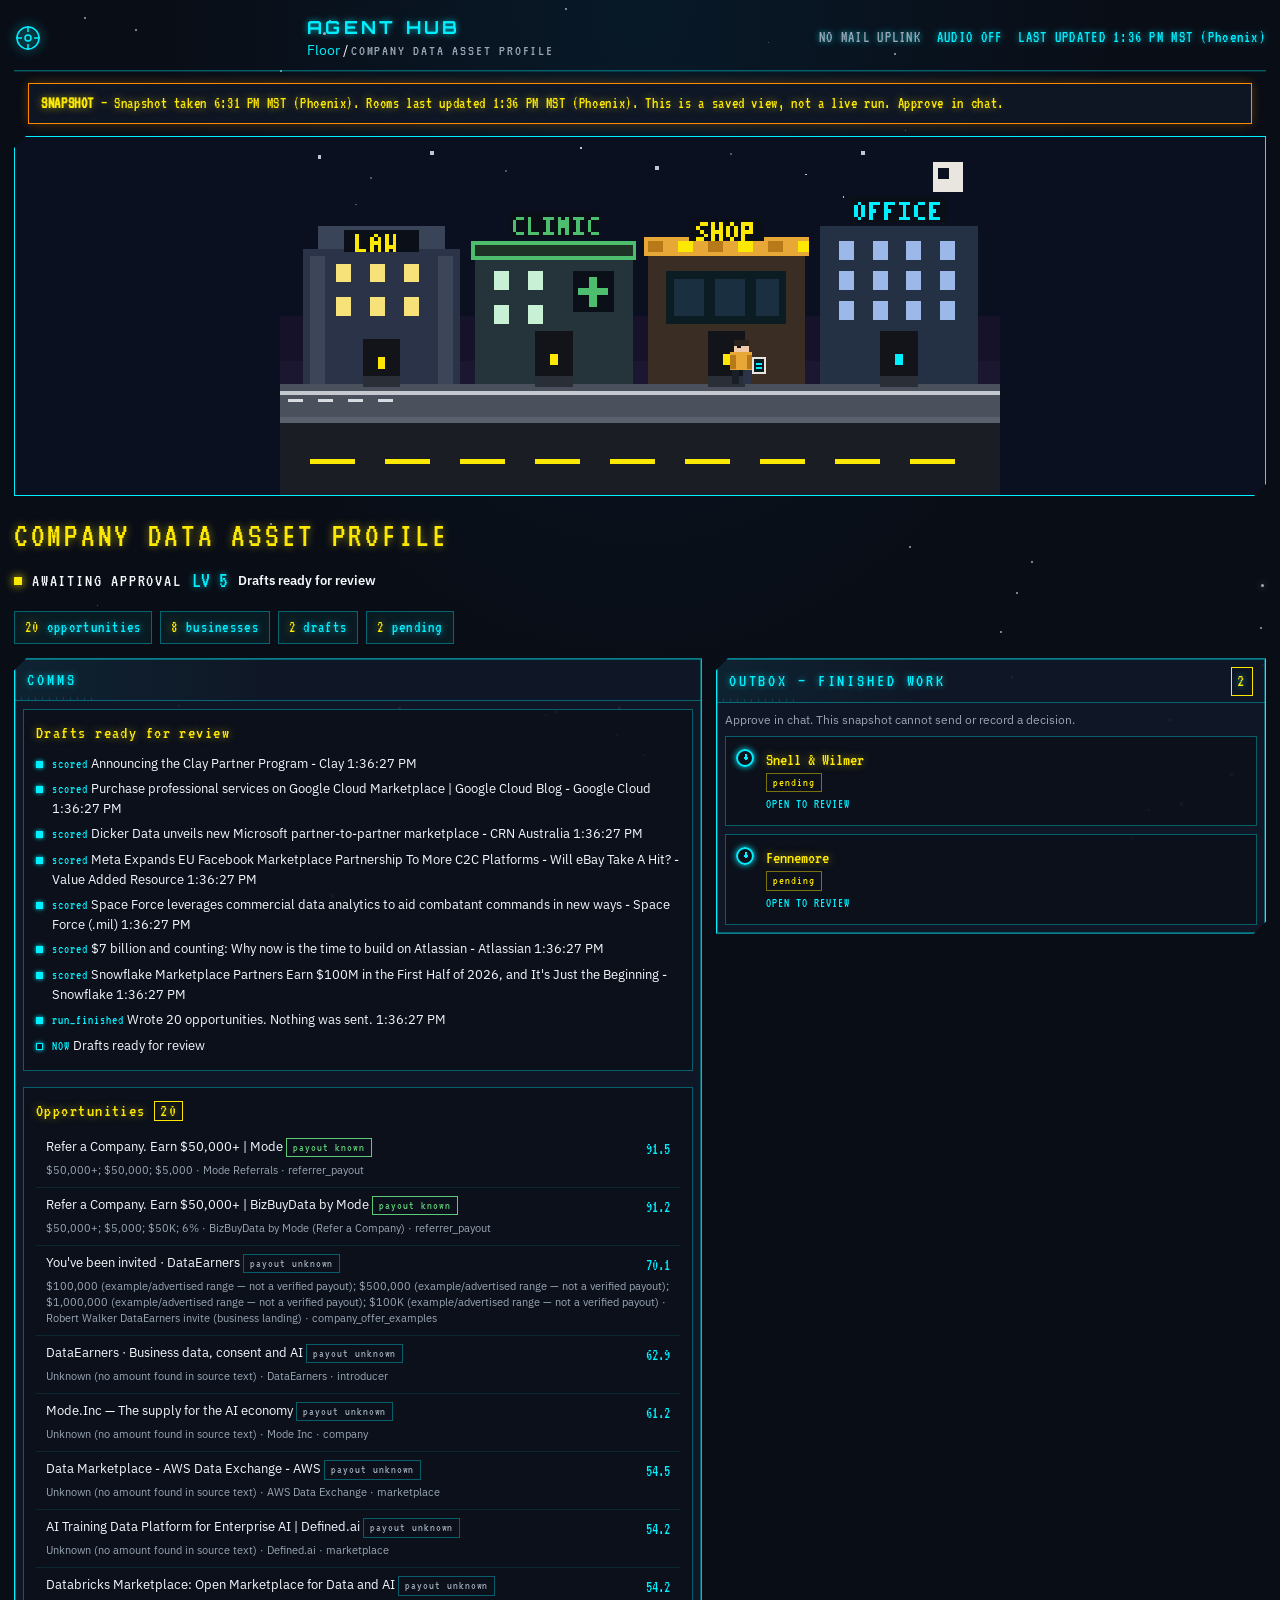
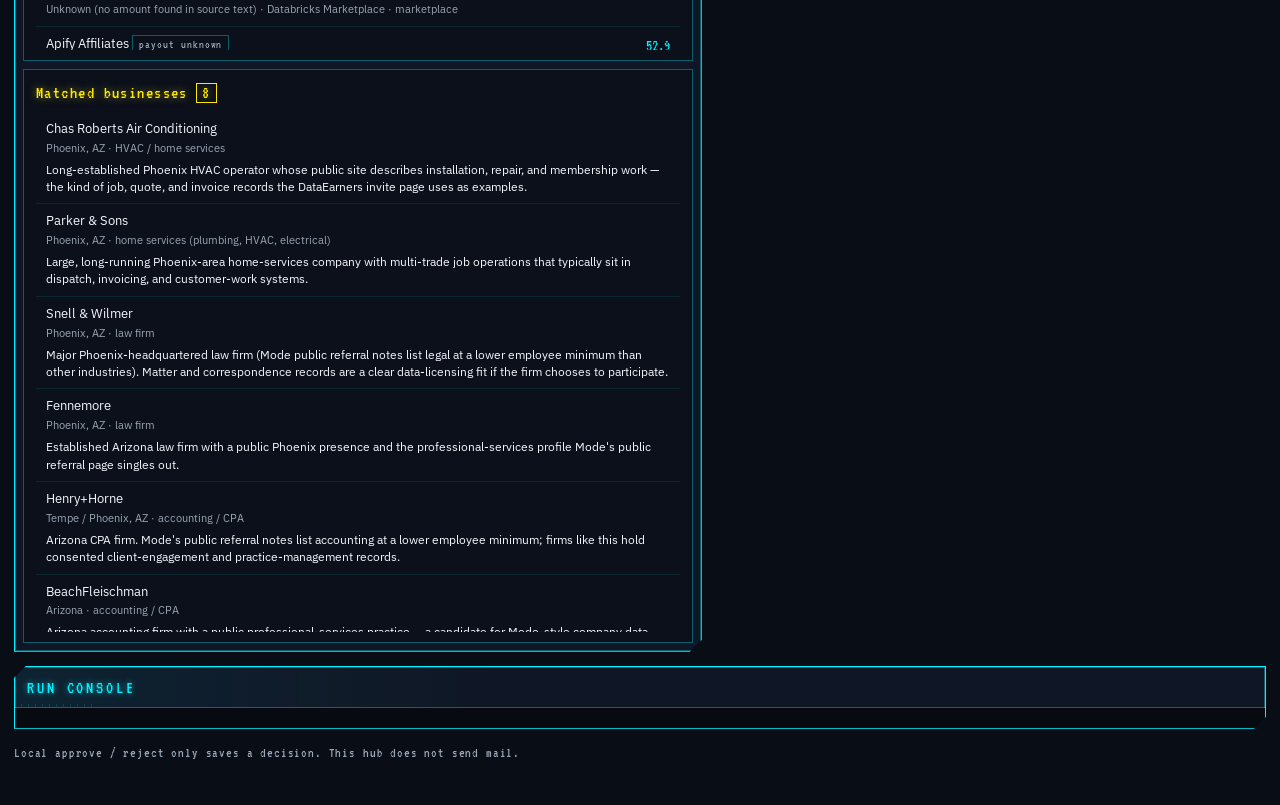
<file: room/scout.html>
<!DOCTYPE html>
<html lang="en">
<head>
  <meta charset="utf-8">
  <meta name="viewport" content="width=device-width, initial-scale=1">
  <title>Company Data Asset Profile — Agent Hub</title>
  <link rel="stylesheet" href="../css/app.css?v=hud8">
</head>
<body class="hud static">
  <div class="space" aria-hidden="true"><div class="starfield" id="stars"></div></div>
  <div class="room-wrap room" id="room">
    <header class="room-top">
      <a class="brand" href="../index.html">
        <svg class="crosshair" viewBox="0 0 28 28" aria-hidden="true">
          <circle cx="14" cy="14" r="11" fill="none" stroke="currentColor" stroke-width="1.5"/>
          <circle cx="14" cy="14" r="3" fill="none" stroke="currentColor" stroke-width="1.5"/>
          <path d="M14 2v6M14 20v6M2 14h6M20 14h6" stroke="currentColor" stroke-width="1.5"/>
        </svg>
        <div class="brand-text">
          <strong>AGENT HUB</strong>
          <span class="crumb"><a href="../index.html">Floor</a> / <span id="crumb-name">Room</span></span>
        </div>
      </a>
      <div class="hud-readouts">
        <span class="off">NO MAIL UPLINK</span>
        <span>AUDIO OFF</span>
        <span id="clock-readout">LAST UPDATED —</span>
      </div>
    </header>

    <div id="live-banner" class="banner hidden"></div>

    <div class="room-head">
      <div class="char-card">
        <div class="char-stage" id="char-stage"></div>
      </div>
      <div class="head-meta">
        <h1 id="agent-name">Agent</h1>
        <div class="state-row">
          <span class="light" id="state-light" data-state="idle"></span>
          <span class="state-label" id="state-label">IDLE</span>
          <span class="lv-big" id="lv-readout">LV 1</span>
          <span class="step" id="step"></span>
        </div>
      </div>
      <div class="head-actions">
        <button type="button" class="primary" id="run-btn" disabled>Run</button>
        <div class="run-note" id="run-note"></div>
      </div>
    </div>

    <div class="stats-strip" id="stats-strip"></div>

    <div class="room-cols" id="room-cols">
      <section>
        <div class="panel">
          <div class="panel-inner">
            <div class="panel-head">COMMS</div>
            <div id="comms" class="comms-list"></div>
            <div id="now-draft" hidden>
              <div class="draft-meta" id="draft-meta"></div>
              <div class="draft-body" id="draft-body"></div>
              <textarea class="draft-edit" id="draft-edit" hidden></textarea>
              <div class="draft-actions" id="draft-actions" hidden></div>
            </div>
            <div id="data-panels"></div>
          </div>
        </div>
      </section>
      <section id="outbox-panel">
        <div class="panel">
          <div class="panel-inner">
            <div class="panel-head">OUTBOX — FINISHED WORK <span class="queue-badge" id="queue-badge">0</span></div>
            <div class="queue" id="queue"></div>
          </div>
        </div>
      </section>
    </div>

    <section class="panel console" id="console-wrap" hidden>
      <div class="panel-inner">
        <div class="panel-head">RUN CONSOLE</div>
        <pre id="console-log"></pre>
      </div>
    </section>

    <p class="footer-note">
      Local approve / reject only saves a decision. This hub does not send mail.
    </p>
  </div>
  <script>
window.__AGENT_ROOMS_STATIC__ = true;
window.__SNAPSHOT_LABEL__ = "Snapshot taken 6:31 PM MST (Phoenix)";
window.__ROOMS_LAST_UPDATED__ = "2026-11-22T13:36:27-07:00";
window.__ROOM_DATA__ = {"id": "scout", "name": "Company Data Asset Profile", "short": "Scout", "kind": "scout", "character": "scout", "accent": "amber", "invite_url": "https://robertwalker.dataearns.com/invite", "blurb": "Finds data and referral bounty programs, scores them, matches businesses, and drafts outreach.", "folder_exists": true, "live_wired": true, "live_note": null, "queue_enabled": true, "status": {"state": "awaiting_approval", "current_step": "Drafts ready for review", "current_source": null, "counts": {"sources_scanned": 5, "items_found": 20, "scored": 20, "drafts": 2, "pending": 2}, "last_updated": "2026-11-22T13:36:27-07:00", "error": null, "current_draft_id": null, "inferred": false, "live_wired": true}, "events": [{"ts": "2026-11-22T13:34:55-07:00", "type": "run_started", "detail": "Scout run started (no email is sent)"}, {"ts": "2026-11-22T13:35:10-07:00", "type": "source_scanned", "source": "seeds", "detail": "18 seed page(s)"}, {"ts": "2026-11-22T13:35:14-07:00", "type": "source_scanned", "source": "hn", "detail": "Hacker News"}, {"ts": "2026-11-22T13:35:16-07:00", "type": "source_scanned", "source": "news", "detail": "News search"}, {"ts": "2026-11-22T13:35:24-07:00", "type": "source_scanned", "source": "ddg", "detail": "DuckDuckGo"}, {"ts": "2026-11-22T13:35:27-07:00", "type": "source_scanned", "source": "reddit", "detail": "Reddit"}, {"ts": "2026-11-22T13:35:27-07:00", "type": "scored", "detail": "Refer a Company. Earn $50,000+ | Mode", "score": 91.5, "id": "f4c50960c49e93b6"}, {"ts": "2026-11-22T13:35:27-07:00", "type": "scored", "detail": "Refer a Company. Earn $50,000+ | BizBuyData by Mode", "score": 91.2, "id": "de13987a07160520"}, {"ts": "2026-11-22T13:35:27-07:00", "type": "scored", "detail": "DataEarners · Business data, consent and AI", "score": 62.9, "id": "0b4d3282387f3960"}, {"ts": "2026-11-22T13:35:27-07:00", "type": "scored", "detail": "You've been invited · DataEarners", "score": 70.1, "id": "fb35bded452c849d"}, {"ts": "2026-11-22T13:35:27-07:00", "type": "scored", "detail": "Mode.Inc — The supply for the AI economy", "score": 61.2, "id": "d16a10cbf4cafc16"}, {"ts": "2026-11-22T13:35:27-07:00", "type": "scored", "detail": "Data Marketplace - AWS Data Exchange - AWS", "score": 54.5, "id": "0cf1c7e3cfe56213"}, {"ts": "2026-11-22T13:35:27-07:00", "type": "scored", "detail": "Databricks Marketplace: Open Marketplace for Data and AI", "score": 54.2, "id": "2758aa765fcbffb2"}, {"ts": "2026-11-22T13:35:27-07:00", "type": "scored", "detail": "AI Training Data Platform for Enterprise AI | Defined.ai", "score": 54.2, "id": "8f5cab5146b1a6ca"}, {"ts": "2026-11-22T13:35:27-07:00", "type": "scored", "detail": "Labelbox | Where AI learns to do real work", "score": 51.8, "id": "faeebe79e70226b1"}, {"ts": "2026-11-22T13:35:27-07:00", "type": "scored", "detail": "AI Training Data & Human Data for AI Models | Appen", "score": 51.8, "id": "03cdacc2c4f04a09"}, {"ts": "2026-11-22T13:35:27-07:00", "type": "scored", "detail": "AI Data Annotation & Model Fine-Tuning Solutions | iMerit", "score": 48.8, "id": "52afa64366c0151c"}, {"ts": "2026-11-22T13:35:27-07:00", "type": "scored", "detail": "Toloka â Training data  for AI agents and LLMs", "score": 51.8, "id": "7475247ad4a5fcc6"}, {"ts": "2026-11-22T13:35:27-07:00", "type": "scored", "detail": "Prolific | Easily collect high-quality data from real people", "score": 51.8, "id": "892a5bdd12095a15"}, {"ts": "2026-11-22T13:35:27-07:00", "type": "scored", "detail": "Expert data development for frontier AI | Snorkel AI", "score": 51.8, "id": "2cfa53571e117b82"}, {"ts": "2026-11-22T13:35:27-07:00", "type": "scored", "detail": "Surge AI | Human Intelligence for AGI", "score": 51.8, "id": "dfa80bf591c95858"}, {"ts": "2026-11-22T13:35:27-07:00", "type": "scored", "detail": "AI Consulting & Platform for Scalable, Trusted AI | CloudFactory", "score": 51.8, "id": "79cb30eeba3ad841"}, {"ts": "2026-11-22T13:35:27-07:00", "type": "scored", "detail": "Apify Affiliates", "score": 52.9, "id": "c99cc29e2e44b30d"}, {"ts": "2026-11-22T13:35:27-07:00", "type": "scored", "detail": "Partner with us - Bright Data", "score": 52.9, "id": "64a629a4cffcb947"}, {"ts": "2026-11-22T13:35:27-07:00", "type": "scored", "detail": "Launch HN: Mireye (YC S26) – Infrastructure for Physical World AI Agents", "score": 46.0, "id": "56abc7d43b055b81"}, {"ts": "2026-11-22T13:35:27-07:00", "type": "scored", "detail": "Show HN: Automated license plate reader coverage in the USA", "score": 37.8, "id": "f7419715c9a1e1b0"}, {"ts": "2026-11-22T13:35:27-07:00", "type": "scored", "detail": "Ask HN: Is it time to measure Inflation and CPI without the government?", "score": 45.2, "id": "c1ee9f9ed3bcc70c"}, {"ts": "2026-11-22T13:35:27-07:00", "type": "scored", "detail": "Show HN: WatchPennies: An Interactive Map to Compare Cost of Living by US County", "score": 37.8, "id": "245659f8e9e22cd5"}, {"ts": "2026-11-22T13:35:27-07:00", "type": "scored", "detail": "Show HN: I made an AI-powered platform for affordable property data", "score": 37.0, "id": "3663c84028345cfd"}, {"ts": "2026-11-22T13:35:27-07:00", "type": "scored", "detail": "Show HN: Bug Bounty Recon Dataset with data from 100+ Public Bug Bounty Programs", "score": 37.0, "id": "05a33f0a1a704ce0"}, {"ts": "2026-11-22T13:35:27-07:00", "type": "scored", "detail": "Help build a database of Police Organizations in the US", "score": 37.0, "id": "64d8f61d51a8ac93"}, {"ts": "2026-11-22T13:35:27-07:00", "type": "scored", "detail": "Show HN: Covid-19 interactive map for each US county/state based on NYT dataset", "score": 37.0, "id": "398271f1d7db49a2"}, {"ts": "2026-11-22T13:35:27-07:00", "type": "scored", "detail": "Ask HN: Pricing a Bug Bounty/Security Disclosure?", "score": 44.5, "id": "cb3cdf5298bd91b8"}, {"ts": "2026-11-22T13:35:27-07:00", "type": "scored", "detail": "BountyHQ – Pre-Compiled Bug Bounty Recon Datasets", "score": 37.0, "id": "6e5374ddc67c29a2"}, {"ts": "2026-11-22T13:35:27-07:00", "type": "scored", "detail": "CountMinSketch in Python: Counting big datasets in little RAM", "score": 37.0, "id": "2196d6fbe53853a8"}, {"ts": "2026-11-22T13:35:27-07:00", "type": "scored", "detail": "Anonymisation attack challenge – up to 5000 USD per attack", "score": 44.5, "id": "0d9430598ac7d3ee"}, {"ts": "2026-11-22T13:35:27-07:00", "type": "scored", "detail": "Ask HN: Could AI's RH proof have used human work found in its training data?", "score": 49.0, "id": "9b47da66cf44cd25"}, {"ts": "2026-11-22T13:35:27-07:00", "type": "scored", "detail": "Show HN: Kapso – Iterative learning from enterprise data", "score": 47.5, "id": "2b40b585359d0124"}, {"ts": "2026-11-22T13:35:27-07:00", "type": "scored", "detail": "What a Reference Architecture for Distributed AI Training Actually Looks Like - CoreWeave", "score": 36.8, "id": "8a52e0fa60263f55"}, {"ts": "2026-11-22T13:35:27-07:00", "type": "scored", "detail": "NVIDIA Announces Open Physical AI Data Factory Blueprint to Accelerate Robotics, Vision AI Agents and Autonomous Vehicle Development - NVIDIA Newsroom", "score": 36.8, "id": "cb93e0e0ba52d869"}, {"ts": "2026-11-22T13:35:27-07:00", "type": "scored", "detail": "AI models collapse when trained on recursively generated data - Nature", "score": 36.0, "id": "1c4782ab15022f58"}, {"ts": "2026-11-22T13:35:27-07:00", "type": "scored", "detail": "The crawl-to-click gap: Cloudflare data on AI bots, training, and referrals - Cloudflare Blog", "score": 36.0, "id": "7a43526645ccc5df"}, {"ts": "2026-11-22T13:35:27-07:00", "type": "scored", "detail": "What Is Artificial Intelligence (AI)? - IBM", "score": 36.0, "id": "b0ddf2337b4258aa"}, {"ts": "2026-11-22T13:35:27-07:00", "type": "scored", "detail": "Agentic AI, explained - MIT Sloan", "score": 36.8, "id": "a05aca9a6116d49c"}, {"ts": "2026-11-22T13:35:27-07:00", "type": "scored", "detail": "Health advisory: Use of generative AI chatbots and wellness applications for mental health - American Psychological Association (APA)", "score": 36.0, "id": "de62042c2ad4854b"}, {"ts": "2026-11-22T13:35:27-07:00", "type": "scored", "detail": "Super intelligence - National Institute of Standards and Technology (.gov)", "score": 37.5, "id": "d3e1f1a82c157372"}, {"ts": "2026-11-22T13:35:27-07:00", "type": "scored", "detail": "Superagency in the workplace: Empowering people to unlock AI’s full potential - McKinsey & Company", "score": 36.0, "id": "69e19864e7b49021"}, {"ts": "2026-11-22T13:35:27-07:00", "type": "scored", "detail": "Build Training-Ready Physical AI Datasets with Two Prompts in NVIDIA Cosmos | NVIDIA Technical Blog - NVIDIA Developer", "score": 40.5, "id": "341db9052ebda711"}, {"ts": "2026-11-22T13:35:27-07:00", "type": "scored", "detail": "Improving musculoskeletal care with AI enhanced triage through data driven screening of referral letters - Nature", "score": 36.0, "id": "6a636f13fe559f11"}, {"ts": "2026-11-22T13:35:27-07:00", "type": "scored", "detail": "Control content use for AI training with Cloudflare’s managed robots.txt and blocking for monetized content - Cloudflare Blog", "score": 36.0, "id": "859db4790e38d4d8"}, {"ts": "2026-11-22T13:35:27-07:00", "type": "scored", "detail": "What Is Deep Learning? - IBM", "score": 36.0, "id": "b4ef3b2747f0370e"}, {"ts": "2026-11-22T13:35:27-07:00", "type": "scored", "detail": "Health advisory: Artificial intelligence and adolescent well-being - American Psychological Association (APA)", "score": 36.0, "id": "1c4d1691322b94b6"}, {"ts": "2026-11-22T13:35:27-07:00", "type": "scored", "detail": "Machine learning, explained - MIT Sloan", "score": 36.0, "id": "6f9ceeeb50e1483c"}, {"ts": "2026-11-22T13:35:27-07:00", "type": "scored", "detail": "SereusData Connects Businesses With AI Data-Licensing Opportunities - Tallahassee Democrat", "score": 40.5, "id": "5dcc64a47b2af679"}, {"ts": "2026-11-22T13:35:27-07:00", "type": "scored", "detail": "As search traffic dries up, Reddit announces it’s shifting to a logged-in experience - TechCrunch", "score": 39.0, "id": "1115fbc9c291f955"}, {"ts": "2026-11-22T13:35:27-07:00", "type": "scored", "detail": "Who Qualifies for South Africa Data Licensing Referrals, and Who Doesn’t - - Disrupt Africa", "score": 39.0, "id": "3c982b3537b95781"}, {"ts": "2026-11-22T13:35:27-07:00", "type": "scored", "detail": "Mode.Inc Launches $5 Billion Enterprise Data Monetization Initiative to Help Businesses & Nonprofits License Data to Leading AI Companies - Yahoo Finance", "score": 50.5, "id": "4cd16171fd467da3"}, {"ts": "2026-11-22T13:35:27-07:00", "type": "scored", "detail": "Same gatekeepers, new tollbooths in the AI content licensing market - Brookings", "score": 36.8, "id": "fade8f1196481c16"}, {"ts": "2026-11-22T13:35:27-07:00", "type": "scored", "detail": "Reddit shares sink 11% on 'choppy' search referrals even as results blow past estimates - CNBC", "score": 36.8, "id": "75f8390bc58dae4d"}, {"ts": "2026-11-22T13:35:27-07:00", "type": "scored", "detail": "Content Independence Day, one year on: building the business model for the agentic Internet - Cloudflare Blog", "score": 36.8, "id": "83adce5abef01968"}, {"ts": "2026-11-22T13:35:27-07:00", "type": "scored", "detail": "Reddit shares fall as reported Google AI licensing dispute raises traffic concerns (NYSE:RDDT) - Yahoo Finance", "score": 36.8, "id": "a92af3c6f40ce356"}, {"ts": "2026-11-22T13:35:27-07:00", "type": "scored", "detail": "The price of AI training data, from $5M to $250M - Quartz", "score": 36.8, "id": "4981ade8d5eff844"}, {"ts": "2026-11-22T13:35:27-07:00", "type": "scored", "detail": "Commerce Makes Overseas Data Centers Answer for Who Rents Their Advanced Chips - JD Supra", "score": 40.5, "id": "f850b6b9871afe9d"}, {"ts": "2026-11-22T13:35:27-07:00", "type": "scored", "detail": "Flock Lied About its ALPR technology. What Else Has It Lied About? - American Civil Liberties Union", "score": 36.8, "id": "48ef3023199eb357"}, {"ts": "2026-11-22T13:35:27-07:00", "type": "scored", "detail": "Leaving the Door Wide Open: Flock Surveillance Systems Expose Washington Data to Immigration Enforcement - The Henry M. Jackson School of International Studies", "score": 36.0, "id": "a96ffbe5477461b1"}, {"ts": "2026-11-22T13:35:27-07:00", "type": "scored", "detail": "Reddit Is Winning the AI Game - Columbia Journalism Review", "score": 36.0, "id": "cd38f1cd94534a81"}, {"ts": "2026-11-22T13:35:27-07:00", "type": "scored", "detail": "From raw data to real profits: A primer for building a thriving data business - McKinsey & Company", "score": 36.0, "id": "9e2d75c8e15981bf"}, {"ts": "2026-11-22T13:35:27-07:00", "type": "scored", "detail": "Implementation of New Regulatory Regime for Data Centers - The National Law Review", "score": 40.5, "id": "6b1907af13792a16"}, {"ts": "2026-11-22T13:35:27-07:00", "type": "scored", "detail": "How AI Is Changing Data Monetization - Bain & Company", "score": 37.5, "id": "dbab58ead3a2ab26"}, {"ts": "2026-11-22T13:35:27-07:00", "type": "scored", "detail": "The pricing paradox of agentic SaaS: What to do about tollgating? - Deloitte", "score": 36.8, "id": "a91651052dd2231c"}, {"ts": "2026-11-22T13:35:27-07:00", "type": "scored", "detail": "AI governance can make or break data monetization - TechTarget", "score": 36.8, "id": "6f6f6b62248434c4"}, {"ts": "2026-11-22T13:35:27-07:00", "type": "scored", "detail": "Intelligence at scale: Data monetization in the age of gen AI - McKinsey & Company", "score": 36.0, "id": "e10fce4d34da6476"}, {"ts": "2026-11-22T13:35:27-07:00", "type": "scored", "detail": "IBM, Datavault AI Launch Cybersecure Real-Time Data Monetization Platform - The Fast Mode", "score": 36.8, "id": "408cf621345f9935"}, {"ts": "2026-11-22T13:35:27-07:00", "type": "scored", "detail": "Datavault AI debuts enterprise data monetization via AI agents built with IBM watsonx.ai - IBM", "score": 49.0, "id": "f5f153f512977a6f"}, {"ts": "2026-11-22T13:35:27-07:00", "type": "scored", "detail": "Data monetization for CFOs: ROI, risk and strategy - PwC", "score": 36.8, "id": "f9ba2a106acec2d9"}, {"ts": "2026-11-22T13:35:27-07:00", "type": "scored", "detail": "5 data monetization tools that help AI initiatives - MIT Sloan", "score": 36.0, "id": "2e080bb9228c44f9"}, {"ts": "2026-11-22T13:35:27-07:00", "type": "scored", "detail": "McKinsey Global Tech Agenda 2026 - McKinsey & Company", "score": 36.8, "id": "3089bd004b6ed430"}, {"ts": "2026-11-22T13:35:27-07:00", "type": "scored", "detail": "5 tips for transforming company data into new revenue streams - cio.com", "score": 36.0, "id": "df26cf7d4c00f2c9"}, {"ts": "2026-11-22T13:35:27-07:00", "type": "scored", "detail": "Telecom Data Monetization | Network APIs & AI Revenue - EY", "score": 36.8, "id": "e92e4d43aefb6fd3"}, {"ts": "2026-11-22T13:35:27-07:00", "type": "scored", "detail": "DataVault AI Unveils IBM watsonx-Based AI Agents to Monetize Enterprise Data - citybiz", "score": 36.0, "id": "2092dfe7cf71236b"}, {"ts": "2026-11-22T13:35:27-07:00", "type": "scored", "detail": "Share and Monetize AI Models Securely on the AI Data Cloud - Snowflake", "score": 36.0, "id": "b9c43b18c4c1250a"}, {"ts": "2026-11-22T13:35:27-07:00", "type": "scored", "detail": "How to accelerate your data monetization strategy with data products and AI - IBM", "score": 36.0, "id": "3131e4e4a05dae2e"}, {"ts": "2026-11-22T13:35:27-07:00", "type": "scored", "detail": "Sunbound becomes PCC Marketplace partner to automate senior living billing - McKnight's Senior Living", "score": 36.8, "id": "f9c3a38b070cddbb"}, {"ts": "2026-11-22T13:35:27-07:00", "type": "scored", "detail": "Introducing the SpaceX Super Intelligence Partner Network - xAI", "score": 37.5, "id": "a855b8b5f4661bd5"}, {"ts": "2026-11-22T13:35:27-07:00", "type": "scored", "detail": "July 2025: Updates to Marketplace Partner Program Membership Levels - Atlassian", "score": 42.0, "id": "23c09ecc00969ddb"}, {"ts": "2026-11-22T13:35:27-07:00", "type": "scored", "detail": "The Trade Desk Welcomes OpenTTD, The Partner Integration Portal To Rule Them All - AdExchanger", "score": 36.8, "id": "99f2e79e2872a6b4"}, {"ts": "2026-11-22T13:35:27-07:00", "type": "scored", "detail": "Snowflake Marketplace Capacity Drawdown Program: A Strategic Approach to Data and SaaS Spend - Snowflake", "score": 36.0, "id": "59f1fbeaebe4e164"}, {"ts": "2026-11-22T13:35:27-07:00", "type": "scored", "detail": "Powering Next-Level Partner Success: Innovations for Growth and Scale in 2026 - Amazon Web Services (AWS)", "score": 36.8, "id": "31124687aaae691b"}, {"ts": "2026-11-22T13:35:27-07:00", "type": "scored", "detail": "Anthropic launches Claude Marketplace, giving enterprises access to Claude-powered tools from Replit, GitLab, Harvey and more - VentureBeat", "score": 36.8, "id": "24213aa6d4c1b48e"}, {"ts": "2026-11-22T13:35:27-07:00", "type": "scored", "detail": "Introducing Microsoft Marketplace — Thousands of solutions. Millions of customers. One Marketplace. - The Official Microsoft Blog", "score": 36.0, "id": "3de93e6e345d15bf"}, {"ts": "2026-11-22T13:35:27-07:00", "type": "scored", "detail": "Announcing the Clay Partner Program - Clay", "score": 42.0, "id": "9866b0f89b35df67"}, {"ts": "2026-11-22T13:35:27-07:00", "type": "scored", "detail": "Purchase professional services on Google Cloud Marketplace | Google Cloud Blog - Google Cloud", "score": 36.0, "id": "485396e8b50fab9a"}, {"ts": "2026-11-22T13:35:27-07:00", "type": "scored", "detail": "Dicker Data unveils new Microsoft partner-to-partner marketplace - CRN Australia", "score": 36.8, "id": "37a7d61219e5cd44"}, {"ts": "2026-11-22T13:35:27-07:00", "type": "scored", "detail": "Meta Expands EU Facebook Marketplace Partnership To More C2C Platforms - Will eBay Take A Hit? - Value Added Resource", "score": 36.0, "id": "d5693ddfdc73f7f7"}, {"ts": "2026-11-22T13:35:27-07:00", "type": "scored", "detail": "Space Force leverages commercial data analytics to aid combatant commands in new ways - Space Force (.mil)", "score": 36.0, "id": "5e7af77f05647430"}, {"ts": "2026-11-22T13:35:27-07:00", "type": "scored", "detail": "$7 billion and counting: Why now is the time to build on Atlassian - Atlassian", "score": 39.0, "id": "41a7161eed4b1363"}, {"ts": "2026-11-22T13:35:27-07:00", "type": "scored", "detail": "Snowflake Marketplace Partners Earn $100M in the First Half of 2026, and It's Just the Beginning - Snowflake", "score": 58.8, "id": "f90a885933148502"}, {"ts": "2026-11-22T13:35:27-07:00", "type": "run_finished", "detail": "Wrote 0 opportunities. Nothing was sent."}, {"ts": "2026-11-22T13:35:39-07:00", "type": "run_started", "detail": "Scout run started (no email is sent)"}, {"ts": "2026-11-22T13:36:03-07:00", "type": "source_scanned", "source": "seeds", "detail": "18 seed page(s)"}, {"ts": "2026-11-22T13:36:06-07:00", "type": "source_scanned", "source": "hn", "detail": "Hacker News"}, {"ts": "2026-11-22T13:36:09-07:00", "type": "source_scanned", "source": "news", "detail": "News search"}, {"ts": "2026-11-22T13:36:16-07:00", "type": "source_scanned", "source": "ddg", "detail": "DuckDuckGo"}, {"ts": "2026-11-22T13:36:27-07:00", "type": "source_scanned", "source": "reddit", "detail": "Reddit"}, {"ts": "2026-11-22T13:36:27-07:00", "type": "scored", "detail": "Refer a Company. Earn $50,000+ | Mode", "score": 91.5, "id": "f4c50960c49e93b6"}, {"ts": "2026-11-22T13:36:27-07:00", "type": "scored", "detail": "Refer a Company. Earn $50,000+ | BizBuyData by Mode", "score": 91.2, "id": "de13987a07160520"}, {"ts": "2026-11-22T13:36:27-07:00", "type": "scored", "detail": "DataEarners · Business data, consent and AI", "score": 62.9, "id": "0b4d3282387f3960"}, {"ts": "2026-11-22T13:36:27-07:00", "type": "scored", "detail": "You've been invited · DataEarners", "score": 70.1, "id": "fb35bded452c849d"}, {"ts": "2026-11-22T13:36:27-07:00", "type": "scored", "detail": "Mode.Inc — The supply for the AI economy", "score": 61.2, "id": "d16a10cbf4cafc16"}, {"ts": "2026-11-22T13:36:27-07:00", "type": "scored", "detail": "Data Marketplace - AWS Data Exchange - AWS", "score": 54.5, "id": "0cf1c7e3cfe56213"}, {"ts": "2026-11-22T13:36:27-07:00", "type": "scored", "detail": "Databricks Marketplace: Open Marketplace for Data and AI", "score": 54.2, "id": "2758aa765fcbffb2"}, {"ts": "2026-11-22T13:36:27-07:00", "type": "scored", "detail": "AI Training Data Platform for Enterprise AI | Defined.ai", "score": 54.2, "id": "8f5cab5146b1a6ca"}, {"ts": "2026-11-22T13:36:27-07:00", "type": "scored", "detail": "Labelbox | Where AI learns to do real work", "score": 51.8, "id": "faeebe79e70226b1"}, {"ts": "2026-11-22T13:36:27-07:00", "type": "scored", "detail": "AI Training Data & Human Data for AI Models | Appen", "score": 51.8, "id": "03cdacc2c4f04a09"}, {"ts": "2026-11-22T13:36:27-07:00", "type": "scored", "detail": "AI Data Annotation & Model Fine-Tuning Solutions | iMerit", "score": 48.8, "id": "52afa64366c0151c"}, {"ts": "2026-11-22T13:36:27-07:00", "type": "scored", "detail": "Toloka â Training data  for AI agents and LLMs", "score": 51.8, "id": "7475247ad4a5fcc6"}, {"ts": "2026-11-22T13:36:27-07:00", "type": "scored", "detail": "Prolific | Easily collect high-quality data from real people", "score": 51.8, "id": "892a5bdd12095a15"}, {"ts": "2026-11-22T13:36:27-07:00", "type": "scored", "detail": "Expert data development for frontier AI | Snorkel AI", "score": 51.8, "id": "2cfa53571e117b82"}, {"ts": "2026-11-22T13:36:27-07:00", "type": "scored", "detail": "Surge AI | Human Intelligence for AGI", "score": 51.8, "id": "dfa80bf591c95858"}, {"ts": "2026-11-22T13:36:27-07:00", "type": "scored", "detail": "AI Consulting & Platform for Scalable, Trusted AI | CloudFactory", "score": 51.8, "id": "79cb30eeba3ad841"}, {"ts": "2026-11-22T13:36:27-07:00", "type": "scored", "detail": "Apify Affiliates", "score": 52.9, "id": "c99cc29e2e44b30d"}, {"ts": "2026-11-22T13:36:27-07:00", "type": "scored", "detail": "Partner with us - Bright Data", "score": 52.9, "id": "64a629a4cffcb947"}, {"ts": "2026-11-22T13:36:27-07:00", "type": "scored", "detail": "Launch HN: Mireye (YC S26) – Infrastructure for Physical World AI Agents", "score": 46.0, "id": "56abc7d43b055b81"}, {"ts": "2026-11-22T13:36:27-07:00", "type": "scored", "detail": "Show HN: Automated license plate reader coverage in the USA", "score": 37.8, "id": "f7419715c9a1e1b0"}, {"ts": "2026-11-22T13:36:27-07:00", "type": "scored", "detail": "Ask HN: Is it time to measure Inflation and CPI without the government?", "score": 45.2, "id": "c1ee9f9ed3bcc70c"}, {"ts": "2026-11-22T13:36:27-07:00", "type": "scored", "detail": "Show HN: WatchPennies: An Interactive Map to Compare Cost of Living by US County", "score": 37.8, "id": "245659f8e9e22cd5"}, {"ts": "2026-11-22T13:36:27-07:00", "type": "scored", "detail": "Show HN: I made an AI-powered platform for affordable property data", "score": 37.0, "id": "3663c84028345cfd"}, {"ts": "2026-11-22T13:36:27-07:00", "type": "scored", "detail": "Show HN: Bug Bounty Recon Dataset with data from 100+ Public Bug Bounty Programs", "score": 37.0, "id": "05a33f0a1a704ce0"}, {"ts": "2026-11-22T13:36:27-07:00", "type": "scored", "detail": "Help build a database of Police Organizations in the US", "score": 37.0, "id": "64d8f61d51a8ac93"}, {"ts": "2026-11-22T13:36:27-07:00", "type": "scored", "detail": "Show HN: Covid-19 interactive map for each US county/state based on NYT dataset", "score": 37.0, "id": "398271f1d7db49a2"}, {"ts": "2026-11-22T13:36:27-07:00", "type": "scored", "detail": "Ask HN: Pricing a Bug Bounty/Security Disclosure?", "score": 44.5, "id": "cb3cdf5298bd91b8"}, {"ts": "2026-11-22T13:36:27-07:00", "type": "scored", "detail": "BountyHQ – Pre-Compiled Bug Bounty Recon Datasets", "score": 37.0, "id": "6e5374ddc67c29a2"}, {"ts": "2026-11-22T13:36:27-07:00", "type": "scored", "detail": "CountMinSketch in Python: Counting big datasets in little RAM", "score": 37.0, "id": "2196d6fbe53853a8"}, {"ts": "2026-11-22T13:36:27-07:00", "type": "scored", "detail": "Anonymisation attack challenge – up to 5000 USD per attack", "score": 44.5, "id": "0d9430598ac7d3ee"}, {"ts": "2026-11-22T13:36:27-07:00", "type": "scored", "detail": "Ask HN: Could AI's RH proof have used human work found in its training data?", "score": 49.0, "id": "9b47da66cf44cd25"}, {"ts": "2026-11-22T13:36:27-07:00", "type": "scored", "detail": "Show HN: Kapso – Iterative learning from enterprise data", "score": 47.5, "id": "2b40b585359d0124"}, {"ts": "2026-11-22T13:36:27-07:00", "type": "scored", "detail": "What a Reference Architecture for Distributed AI Training Actually Looks Like - CoreWeave", "score": 36.8, "id": "8a52e0fa60263f55"}, {"ts": "2026-11-22T13:36:27-07:00", "type": "scored", "detail": "NVIDIA Announces Open Physical AI Data Factory Blueprint to Accelerate Robotics, Vision AI Agents and Autonomous Vehicle Development - NVIDIA Newsroom", "score": 36.8, "id": "cb93e0e0ba52d869"}, {"ts": "2026-11-22T13:36:27-07:00", "type": "scored", "detail": "AI models collapse when trained on recursively generated data - Nature", "score": 36.0, "id": "1c4782ab15022f58"}, {"ts": "2026-11-22T13:36:27-07:00", "type": "scored", "detail": "The crawl-to-click gap: Cloudflare data on AI bots, training, and referrals - Cloudflare Blog", "score": 36.0, "id": "7a43526645ccc5df"}, {"ts": "2026-11-22T13:36:27-07:00", "type": "scored", "detail": "What Is Artificial Intelligence (AI)? - IBM", "score": 36.0, "id": "b0ddf2337b4258aa"}, {"ts": "2026-11-22T13:36:27-07:00", "type": "scored", "detail": "Agentic AI, explained - MIT Sloan", "score": 36.8, "id": "a05aca9a6116d49c"}, {"ts": "2026-11-22T13:36:27-07:00", "type": "scored", "detail": "Health advisory: Use of generative AI chatbots and wellness applications for mental health - American Psychological Association (APA)", "score": 36.0, "id": "de62042c2ad4854b"}, {"ts": "2026-11-22T13:36:27-07:00", "type": "scored", "detail": "Super intelligence - National Institute of Standards and Technology (.gov)", "score": 37.5, "id": "d3e1f1a82c157372"}, {"ts": "2026-11-22T13:36:27-07:00", "type": "scored", "detail": "Superagency in the workplace: Empowering people to unlock AI’s full potential - McKinsey & Company", "score": 36.0, "id": "69e19864e7b49021"}, {"ts": "2026-11-22T13:36:27-07:00", "type": "scored", "detail": "Build Training-Ready Physical AI Datasets with Two Prompts in NVIDIA Cosmos | NVIDIA Technical Blog - NVIDIA Developer", "score": 40.5, "id": "341db9052ebda711"}, {"ts": "2026-11-22T13:36:27-07:00", "type": "scored", "detail": "Improving musculoskeletal care with AI enhanced triage through data driven screening of referral letters - Nature", "score": 36.0, "id": "6a636f13fe559f11"}, {"ts": "2026-11-22T13:36:27-07:00", "type": "scored", "detail": "Control content use for AI training with Cloudflare’s managed robots.txt and blocking for monetized content - Cloudflare Blog", "score": 36.0, "id": "859db4790e38d4d8"}, {"ts": "2026-11-22T13:36:27-07:00", "type": "scored", "detail": "What Is Deep Learning? - IBM", "score": 36.0, "id": "b4ef3b2747f0370e"}, {"ts": "2026-11-22T13:36:27-07:00", "type": "scored", "detail": "Health advisory: Artificial intelligence and adolescent well-being - American Psychological Association (APA)", "score": 36.0, "id": "1c4d1691322b94b6"}, {"ts": "2026-11-22T13:36:27-07:00", "type": "scored", "detail": "Machine learning, explained - MIT Sloan", "score": 36.0, "id": "6f9ceeeb50e1483c"}, {"ts": "2026-11-22T13:36:27-07:00", "type": "scored", "detail": "SourceX Opens a Direct Licensing Route for Business Data Used in AI Training - Fortune", "score": 40.5, "id": "8a9ce53986aaec49"}, {"ts": "2026-11-22T13:36:27-07:00", "type": "scored", "detail": "SereusData Connects Businesses With AI Data-Licensing Opportunities - Tallahassee Democrat", "score": 40.5, "id": "5dcc64a47b2af679"}, {"ts": "2026-11-22T13:36:27-07:00", "type": "scored", "detail": "Your Business Data Could Be Worth Millions. Who Controls the Rights? - Cybernews", "score": 40.5, "id": "853a52d246885383"}, {"ts": "2026-11-22T13:36:27-07:00", "type": "scored", "detail": "SourceX Invites Businesses to License Their Data for AI Training - AiThority", "score": 39.0, "id": "bbffcbb7bdb0b8f3"}, {"ts": "2026-11-22T13:36:27-07:00", "type": "scored", "detail": "SourceX Invites Businesses to License Their Data for AI Training - EIN Presswire", "score": 39.0, "id": "eaa4d052ae4e9a3f"}, {"ts": "2026-11-22T13:36:27-07:00", "type": "scored", "detail": "As search traffic dries up, Reddit announces it’s shifting to a logged-in experience - TechCrunch", "score": 39.0, "id": "1115fbc9c291f955"}, {"ts": "2026-11-22T13:36:27-07:00", "type": "scored", "detail": "Who Qualifies for South Africa Data Licensing Referrals, and Who Doesn’t - - Disrupt Africa", "score": 39.0, "id": "3c982b3537b95781"}, {"ts": "2026-11-22T13:36:27-07:00", "type": "scored", "detail": "Yelp Q3 Earnings Call Highlights - TradingView", "score": 39.0, "id": "107598d71cadcd0c"}, {"ts": "2026-11-22T13:36:27-07:00", "type": "scored", "detail": "Mode.Inc Launches $5 Billion Enterprise Data Monetization Initiative to Help Businesses & Nonprofits License Data to Leading AI Companies - Yahoo Finance", "score": 50.5, "id": "4cd16171fd467da3"}, {"ts": "2026-11-22T13:36:27-07:00", "type": "scored", "detail": "Same gatekeepers, new tollbooths in the AI content licensing market - Brookings", "score": 36.8, "id": "fade8f1196481c16"}, {"ts": "2026-11-22T13:36:27-07:00", "type": "scored", "detail": "Reddit shares sink 11% on 'choppy' search referrals even as results blow past estimates - CNBC", "score": 36.8, "id": "75f8390bc58dae4d"}, {"ts": "2026-11-22T13:36:27-07:00", "type": "scored", "detail": "Reddit Revenue Soars Past Estimates But Flags Google Search Traffic as Choppy - Tech Times", "score": 36.8, "id": "b6661b3d2fa3bdf0"}, {"ts": "2026-11-22T13:36:27-07:00", "type": "scored", "detail": "Alphabet Jumps 6%, Reddit Craters 23% in Social Media Stock Divergence - 24/7 Wall St.", "score": 36.8, "id": "810493e3de4b03d9"}, {"ts": "2026-11-22T13:36:27-07:00", "type": "scored", "detail": "Reddit shares fall as reported Google AI licensing dispute raises traffic concerns (NYSE:RDDT) - Yahoo Finance", "score": 36.8, "id": "a92af3c6f40ce356"}, {"ts": "2026-11-22T13:36:27-07:00", "type": "scored", "detail": "Navigation App Revenue and Usage Statistics (2026) - Business of Apps", "score": 36.8, "id": "1f31c945a247dcdb"}, {"ts": "2026-11-22T13:36:27-07:00", "type": "scored", "detail": "How AI Is Changing Data Monetization - Bain & Company", "score": 37.5, "id": "dbab58ead3a2ab26"}, {"ts": "2026-11-22T13:36:27-07:00", "type": "scored", "detail": "The pricing paradox of agentic SaaS: What to do about tollgating? - Deloitte", "score": 36.8, "id": "a91651052dd2231c"}, {"ts": "2026-11-22T13:36:27-07:00", "type": "scored", "detail": "AI governance can make or break data monetization - TechTarget", "score": 36.8, "id": "6f6f6b62248434c4"}, {"ts": "2026-11-22T13:36:27-07:00", "type": "scored", "detail": "Intelligence at scale: Data monetization in the age of gen AI - McKinsey & Company", "score": 36.0, "id": "e10fce4d34da6476"}, {"ts": "2026-11-22T13:36:27-07:00", "type": "scored", "detail": "IBM, Datavault AI Launch Cybersecure Real-Time Data Monetization Platform - The Fast Mode", "score": 36.8, "id": "408cf621345f9935"}, {"ts": "2026-11-22T13:36:27-07:00", "type": "scored", "detail": "Datavault AI debuts enterprise data monetization via AI agents built with IBM watsonx.ai - IBM", "score": 49.0, "id": "f5f153f512977a6f"}, {"ts": "2026-11-22T13:36:27-07:00", "type": "scored", "detail": "Data monetization for CFOs: ROI, risk and strategy - PwC", "score": 36.8, "id": "f9ba2a106acec2d9"}, {"ts": "2026-11-22T13:36:27-07:00", "type": "scored", "detail": "5 data monetization tools that help AI initiatives - MIT Sloan", "score": 36.0, "id": "2e080bb9228c44f9"}, {"ts": "2026-11-22T13:36:27-07:00", "type": "scored", "detail": "McKinsey Global Tech Agenda 2026 - McKinsey & Company", "score": 36.8, "id": "3089bd004b6ed430"}, {"ts": "2026-11-22T13:36:27-07:00", "type": "scored", "detail": "5 tips for transforming company data into new revenue streams - cio.com", "score": 36.0, "id": "df26cf7d4c00f2c9"}, {"ts": "2026-11-22T13:36:27-07:00", "type": "scored", "detail": "Telecom Data Monetization | Network APIs & AI Revenue - EY", "score": 36.8, "id": "e92e4d43aefb6fd3"}, {"ts": "2026-11-22T13:36:27-07:00", "type": "scored", "detail": "DataVault AI Unveils IBM watsonx-Based AI Agents to Monetize Enterprise Data - citybiz", "score": 36.0, "id": "2092dfe7cf71236b"}, {"ts": "2026-11-22T13:36:27-07:00", "type": "scored", "detail": "Share and Monetize AI Models Securely on the AI Data Cloud - Snowflake", "score": 36.0, "id": "b9c43b18c4c1250a"}, {"ts": "2026-11-22T13:36:27-07:00", "type": "scored", "detail": "How to accelerate your data monetization strategy with data products and AI - IBM", "score": 36.0, "id": "3131e4e4a05dae2e"}, {"ts": "2026-11-22T13:36:27-07:00", "type": "scored", "detail": "Sunbound becomes PCC Marketplace partner to automate senior living billing - McKnight's Senior Living", "score": 36.8, "id": "f9c3a38b070cddbb"}, {"ts": "2026-11-22T13:36:27-07:00", "type": "scored", "detail": "Introducing the SpaceX Super Intelligence Partner Network - xAI", "score": 37.5, "id": "a855b8b5f4661bd5"}, {"ts": "2026-11-22T13:36:27-07:00", "type": "scored", "detail": "July 2025: Updates to Marketplace Partner Program Membership Levels - Atlassian", "score": 42.0, "id": "23c09ecc00969ddb"}, {"ts": "2026-11-22T13:36:27-07:00", "type": "scored", "detail": "The Trade Desk Welcomes OpenTTD, The Partner Integration Portal To Rule Them All - AdExchanger", "score": 36.8, "id": "99f2e79e2872a6b4"}, {"ts": "2026-11-22T13:36:27-07:00", "type": "scored", "detail": "Snowflake Marketplace Capacity Drawdown Program: A Strategic Approach to Data and SaaS Spend - Snowflake", "score": 36.0, "id": "59f1fbeaebe4e164"}, {"ts": "2026-11-22T13:36:27-07:00", "type": "scored", "detail": "Powering Next-Level Partner Success: Innovations for Growth and Scale in 2026 - Amazon Web Services (AWS)", "score": 36.8, "id": "31124687aaae691b"}, {"ts": "2026-11-22T13:36:27-07:00", "type": "scored", "detail": "Anthropic launches Claude Marketplace, giving enterprises access to Claude-powered tools from Replit, GitLab, Harvey and more - VentureBeat", "score": 36.8, "id": "24213aa6d4c1b48e"}, {"ts": "2026-11-22T13:36:27-07:00", "type": "scored", "detail": "Introducing Microsoft Marketplace — Thousands of solutions. Millions of customers. One Marketplace. - The Official Microsoft Blog", "score": 36.0, "id": "3de93e6e345d15bf"}, {"ts": "2026-11-22T13:36:27-07:00", "type": "scored", "detail": "Announcing the Clay Partner Program - Clay", "score": 42.0, "id": "9866b0f89b35df67"}, {"ts": "2026-11-22T13:36:27-07:00", "type": "scored", "detail": "Purchase professional services on Google Cloud Marketplace | Google Cloud Blog - Google Cloud", "score": 36.0, "id": "485396e8b50fab9a"}, {"ts": "2026-11-22T13:36:27-07:00", "type": "scored", "detail": "Dicker Data unveils new Microsoft partner-to-partner marketplace - CRN Australia", "score": 36.8, "id": "37a7d61219e5cd44"}, {"ts": "2026-11-22T13:36:27-07:00", "type": "scored", "detail": "Meta Expands EU Facebook Marketplace Partnership To More C2C Platforms - Will eBay Take A Hit? - Value Added Resource", "score": 36.0, "id": "d5693ddfdc73f7f7"}, {"ts": "2026-11-22T13:36:27-07:00", "type": "scored", "detail": "Space Force leverages commercial data analytics to aid combatant commands in new ways - Space Force (.mil)", "score": 36.0, "id": "5e7af77f05647430"}, {"ts": "2026-11-22T13:36:27-07:00", "type": "scored", "detail": "$7 billion and counting: Why now is the time to build on Atlassian - Atlassian", "score": 39.0, "id": "41a7161eed4b1363"}, {"ts": "2026-11-22T13:36:27-07:00", "type": "scored", "detail": "Snowflake Marketplace Partners Earn $100M in the First Half of 2026, and It's Just the Beginning - Snowflake", "score": 58.8, "id": "f90a885933148502"}, {"ts": "2026-11-22T13:36:27-07:00", "type": "run_finished", "detail": "Wrote 20 opportunities. Nothing was sent."}], "drafts": [{"id": "2fa53690dbd6", "to_name": "Snell & Wilmer", "subject": null, "landing_url": "https://robertwalker.dataearns.com/invite", "opportunity": "Refer a Company. Earn $50,000+ | Mode", "opportunity_url": "https://data.mode.inc/referrals", "message_type": null, "decision": null, "decision_at": null}, {"id": "87b0eaac4aa3", "to_name": "Fennemore", "subject": null, "landing_url": "https://robertwalker.dataearns.com/invite", "opportunity": "Refer a Company. Earn $50,000+ | Mode", "opportunity_url": "https://data.mode.inc/referrals", "message_type": null, "decision": null, "decision_at": null}], "opportunities": [{"id": "f4c50960c49e93b6", "name": "Refer a Company. Earn $50,000+ | Mode", "title": "Refer a Company. Earn $50,000+ | Mode", "score": 91.5, "payout_known": true, "payout": "$50,000+; $50,000; $5,000", "url": "https://data.mode.inc/referrals", "source": "Mode Referrals", "snippet": "Refer a Company. Earn $50,000+ | Mode Skip to content Company data partnerships Sign in Mode / Referral program Refer a company. Earn $50,000 +. Know a business with valuable operating data? Make the introduction. Earn when the partnership qualifies. Who to refer Minimum target e", "outreach_eligible": true, "red_flags": [], "kind": "official_program", "role": "referrer_payout", "is_new": false}, {"id": "de13987a07160520", "name": "Refer a Company. Earn $50,000+ | BizBuyData by Mode", "title": "Refer a Company. Earn $50,000+ | BizBuyData by Mode", "score": 91.2, "payout_known": true, "payout": "$50,000+; $5,000; $50K; 6%", "url": "https://bizbuydata.com/50k", "source": "BizBuyData by Mode (Refer a Company)", "snippet": "Refer a Company. Earn $50,000+ | BizBuyData by Mode Skip to content The opportunity How it works Data room Sign in Create an account ↗ Refer a company. Earn $50,000+ The operating history of companies and nonprofits could be worth $100K-$5M. Help companies unlock the value in the", "outreach_eligible": true, "red_flags": [], "kind": "official_program", "role": "referrer_payout", "is_new": false}, {"id": "fb35bded452c849d", "name": "You've been invited · DataEarners", "title": "You've been invited · DataEarners", "score": 70.1, "payout_known": false, "payout": "$100,000 (example/advertised range — not a verified payout); $500,000 (example/advertised range — not a verified payout); $1,000,000 (example/advertised range — not a verified payout); $100K (example/advertised range — not a verified payout)", "url": "https://robertwalker.dataearns.com/invite", "source": "Robert Walker DataEarners invite (business landing)", "snippet": "You've been invited · DataEarners A personal invite For You R You've been invited from Robert Open your invite Sound on: we will walk you through it. Prefer to read quietly? Data Earners Start my profile What you have Why now Your profile The offer Why complete The road Straight", "outreach_eligible": true, "red_flags": [], "kind": "official_landing", "role": "company_offer_examples", "is_new": false}, {"id": "0b4d3282387f3960", "name": "DataEarners · Business data, consent and AI", "title": "DataEarners · Business data, consent and AI", "score": 62.9, "payout_known": false, "payout": "Unknown (no amount found in source text)", "url": "https://dataearns.com/", "source": "DataEarners", "snippet": "DataEarners · Business data, consent and AI Skip to content Data Earners How it works Questions Articles Sign in Get started For businesses Your data. Your choice. Put to work for AI. AI teams need real-world data that was collected with consent, and Mode works with businesses th", "outreach_eligible": true, "red_flags": [], "kind": "official_program", "role": "introducer", "is_new": false}, {"id": "d16a10cbf4cafc16", "name": "Mode.Inc — The supply for the AI economy", "title": "Mode.Inc — The supply for the AI economy", "score": 61.2, "payout_known": false, "payout": "Unknown (no amount found in source text)", "url": "https://mode.inc/", "source": "Mode Inc", "snippet": "Mode.Inc â The supply for the AI economy Mode.Inc on a path to public listing · 60,000+ shareholders · $100M raised Join the community round Mode.Inc on a path to public listing · 60,000+ shareholders · $100M raised Join the community round Get paid $100Kâ$5M For your operati", "outreach_eligible": true, "red_flags": [], "kind": "official_program", "role": "company", "is_new": false}, {"id": "0cf1c7e3cfe56213", "name": "Data Marketplace - AWS Data Exchange - AWS", "title": "Data Marketplace - AWS Data Exchange - AWS", "score": 54.5, "payout_known": false, "payout": "Unknown (no amount found in source text)", "url": "https://aws.amazon.com/data-exchange/", "source": "AWS Data Exchange", "snippet": "Data Marketplace - AWS Data Exchange - AWS Skip to main content Filter: All English Contact us AWS Marketplace Support My account re:Invent Discover AWS Products Solutions Pricing Resources Search Filter: All Sign in to console Create account Explore topics AWS re:Invent Livestre", "outreach_eligible": false, "red_flags": [], "kind": "official_program", "role": "marketplace", "is_new": false}, {"id": "8f5cab5146b1a6ca", "name": "AI Training Data Platform for Enterprise AI | Defined.ai", "title": "AI Training Data Platform for Enterprise AI | Defined.ai", "score": 54.2, "payout_known": false, "payout": "Unknown (no amount found in source text)", "url": "https://defined.ai/", "source": "Defined.ai", "snippet": "AI Training Data Platform for Enterprise AI | Defined.ai Defined.ai Awarded ISO 42001 Certification, Strengthening Leadership in Responsible AI Data Read the press release Browse Marketplace Solutions Solutions Data Annotation Model-in-the-loop, expert-verified labeling for text,", "outreach_eligible": false, "red_flags": [], "kind": "official_program", "role": "marketplace", "is_new": false}, {"id": "2758aa765fcbffb2", "name": "Databricks Marketplace: Open Marketplace for Data and AI", "title": "Databricks Marketplace: Open Marketplace for Data and AI", "score": 54.2, "payout_known": false, "payout": "Unknown (no amount found in source text)", "url": "https://www.databricks.com/product/marketplace", "source": "Databricks Marketplace", "snippet": "Databricks Marketplace: Open Marketplace for Data and AI Skip to main content Login Why Databricks Discover For App Developers For Executives For Startups Lakehouse Architecture Databricks AI Research Customers Customer Stories Partners Partner Overview Explore the Databricks par", "outreach_eligible": false, "red_flags": [], "kind": "official_program", "role": "marketplace", "is_new": false}, {"id": "c99cc29e2e44b30d", "name": "Apify Affiliates", "title": "Apify Affiliates", "score": 52.9, "payout_known": false, "payout": "Unknown (no amount found in source text)", "url": "https://apify.com/affiliates", "source": "Apify Affiliates", "snippet": "Fetch failed (404): empty body", "outreach_eligible": false, "red_flags": [], "kind": "official_program", "role": "affiliate", "is_new": false}, {"id": "64a629a4cffcb947", "name": "Partner with us - Bright Data", "title": "Partner with us - Bright Data", "score": 52.9, "payout_known": false, "payout": "Unknown (no amount found in source text)", "url": "https://brightdata.com/partners", "source": "Bright Data Partners", "snippet": "Partner with us - Bright Data Accessibility Menu skip to content en English Español Deutsch Français 日本語 Português 简体中文 한국어 Start free trial User Dashboard Products Web Access APIs Unlocker API Say goodbye to blocks and CAPTCHAs SERP API Get multi-engine search results on-demand", "outreach_eligible": false, "red_flags": [], "kind": "official_program", "role": "affiliate", "is_new": false}, {"id": "79cb30eeba3ad841", "name": "AI Consulting & Platform for Scalable, Trusted AI | CloudFactory", "title": "AI Consulting & Platform for Scalable, Trusted AI | CloudFactory", "score": 51.8, "payout_known": false, "payout": "Unknown (no amount found in source text)", "url": "https://www.cloudfactory.com/", "source": "CloudFactory", "snippet": "AI Consulting & Platform for Scalable, Trusted AI | CloudFactory Bring us your biggest AI challenge. Book a free AI Accelerator session AI Platform AI Platform Full-lifecycle support for high-impact AI Data Foundation High-quality, structured data for AI Model & Agent Orchestrati", "outreach_eligible": false, "red_flags": [], "kind": "official_program", "role": "platform", "is_new": false}, {"id": "03cdacc2c4f04a09", "name": "AI Training Data & Human Data for AI Models | Appen", "title": "AI Training Data & Human Data for AI Models | Appen", "score": 51.8, "payout_known": false, "payout": "Unknown (no amount found in source text)", "url": "https://www.appen.com/", "source": "Appen", "snippet": "AI Training Data & Human Data for AI Models | Appen Data products AI Training Data Services Custom data collection, annotation & evaluation Frontier Alignment CoT reasoning, SME RLHF, SFT & red teaming Agentic AI Agent trajectories, RL environments & tool-use logs Multimodal and", "outreach_eligible": false, "red_flags": [], "kind": "official_program", "role": "platform", "is_new": false}, {"id": "2cfa53571e117b82", "name": "Expert data development for frontier AI | Snorkel AI", "title": "Expert data development for frontier AI | Snorkel AI", "score": 51.8, "payout_known": false, "payout": "Unknown (no amount found in source text)", "url": "https://snorkel.ai/", "source": "Snorkel AI", "snippet": "Expert data development for frontier AI | Snorkel AI Skip to content Capabilities Capabilities How it works Research-led data and environment development for the frontier's hardest problems Learn more Data development Overview Expert-curated datasets for frontier AI Use cases See", "outreach_eligible": false, "red_flags": [], "kind": "official_program", "role": "platform", "is_new": false}, {"id": "faeebe79e70226b1", "name": "Labelbox | Where AI learns to do real work", "title": "Labelbox | Where AI learns to do real work", "score": 51.8, "payout_known": false, "payout": "Unknown (no amount found in source text)", "url": "https://labelbox.com/", "source": "Labelbox", "snippet": "Labelbox | Where AI learns to do real work Products Resources Company Try Recursion New Labelbox raises $100M+ in Series E Read the announcement Where AI learns to do real work Labelbox builds the environments frontier labs train AI on, and the agents engineering and research tea", "outreach_eligible": false, "red_flags": [], "kind": "official_program", "role": "platform", "is_new": false}, {"id": "892a5bdd12095a15", "name": "Prolific | Easily collect high-quality data from real people", "title": "Prolific | Easily collect high-quality data from real people", "score": 51.8, "payout_known": false, "payout": "Unknown (no amount found in source text)", "url": "https://www.prolific.com/", "source": "Prolific", "snippet": "Prolific | Easily collect high-quality data from real people Skip to main content Get paid to participate Get started for free Sign in Real human data. Ready in minutes. AI Evaluate and train AI Human feedback from representative populations - for preference tuning, safety evals,", "outreach_eligible": false, "red_flags": [], "kind": "official_program", "role": "platform", "is_new": false}, {"id": "dfa80bf591c95858", "name": "Surge AI | Human Intelligence for AGI", "title": "Surge AI | Human Intelligence for AGI", "score": 51.8, "payout_known": false, "payout": "Unknown (no amount found in source text)", "url": "https://surgehq.ai/", "source": "Surge AI", "snippet": "Surge AI | Human Intelligence for AGI DAYJOB: Law Can AI do a lawyer’s job? Blog benchmarks Off-the-Shelf Training experts Products Enterprise Research Careers Contact Login Menu Close What made Hemingway, Kahlo, and von Neumann extraordinary? Their life experiences: war, love, t", "outreach_eligible": false, "red_flags": [], "kind": "official_program", "role": "platform", "is_new": false}, {"id": "7475247ad4a5fcc6", "name": "Toloka â Training data  for AI agents and LLMs", "title": "Toloka â Training data  for AI agents and LLMs", "score": 51.8, "payout_known": false, "payout": "Unknown (no amount found in source text)", "url": "https://toloka.ai/", "source": "Toloka", "snippet": "Toloka â Training data for AI agents and LLMs Toloka Arena is live. See how your model ranks. Learn more Toloka Arena is live. See how your model ranks. Learn more Solutions Datasets Products Resources Company Log in Get a demo Solutions Datasets Products Resources Company Cont", "outreach_eligible": false, "red_flags": [], "kind": "official_program", "role": "platform", "is_new": false}, {"id": "52afa64366c0151c", "name": "AI Data Annotation & Model Fine-Tuning Solutions | iMerit", "title": "AI Data Annotation & Model Fine-Tuning Solutions | iMerit", "score": 48.8, "payout_known": false, "payout": "Unknown (no amount found in source text)", "url": "https://imerit.ai/", "source": "iMerit", "snippet": "﻿ AI Data Annotation & Model Fine-Tuning Solutions | iMerit Skip to content Main Navigation Contact Us MENU Products Ango Hub 3D Multi Sensor Fusion Deep Reasoning Lab Image Annotation Tool Video Annotation Tool Text Annotation Tool Audio Annotation Tool Radiology Annotation Radi", "outreach_eligible": false, "red_flags": [], "kind": "official_program", "role": "platform", "is_new": false}, {"id": "9866b0f89b35df67", "name": "Announcing the Clay Partner Program - Clay", "title": "Announcing the Clay Partner Program - Clay", "score": 42.0, "payout_known": false, "payout": "Unknown (no amount found in source text)", "url": "https://news.google.com/rss/articles/CBMibkFVX3lxTFBhb1ZzMXhjdDFrbVBNTDJVb1pCdGFDUTF2ZEVBYW9NZ0wyUnVHU2hvN2lGa3hvajJCQ3B3ejV2RXdlZ1pHRFF2V2hLNzdHOTRIZ1dMaEVXWTJ3UFJIT1FpaTRsVzB0MExfLVVFcU5B?oc=5", "source": "Google News RSS / https://www.clay.com", "snippet": "Announcing the Clay Partner Program Clay", "outreach_eligible": false, "red_flags": [], "kind": "", "role": "", "is_new": false}, {"id": "23c09ecc00969ddb", "name": "July 2025: Updates to Marketplace Partner Program Membership Levels - Atlassian", "title": "July 2025: Updates to Marketplace Partner Program Membership Levels - Atlassian", "score": 42.0, "payout_known": false, "payout": "Unknown (no amount found in source text)", "url": "https://news.google.com/rss/articles/[base64]?oc=5", "source": "Google News RSS / https://www.atlassian.com", "snippet": "July 2025: Updates to Marketplace Partner Program Membership Levels Atlassian", "outreach_eligible": false, "red_flags": [], "kind": "", "role": "", "is_new": false}], "businesses": [{"id": "3a0757746d2b", "name": "Chas Roberts Air Conditioning", "website": "https://www.chasroberts.com/", "city": "Phoenix, AZ", "industry": "HVAC / home services", "why": "Long-established Phoenix HVAC operator whose public site describes installation, repair, and membership work — the kind of job, quote, and invoice records the DataEarners invite page uses as examples.", "confidence": null, "matched_opportunity": null, "source_file": "candidates.json"}, {"id": "5c16b3464494", "name": "Parker & Sons", "website": "https://www.parkerandsons.com/", "city": "Phoenix, AZ", "industry": "home services (plumbing, HVAC, electrical)", "why": "Large, long-running Phoenix-area home-services company with multi-trade job operations that typically sit in dispatch, invoicing, and customer-work systems.", "confidence": null, "matched_opportunity": null, "source_file": "candidates.json"}, {"id": "5125e00c8676", "name": "Snell & Wilmer", "website": "https://www.swlaw.com/", "city": "Phoenix, AZ", "industry": "law firm", "why": "Major Phoenix-headquartered law firm (Mode public referral notes list legal at a lower employee minimum than other industries). Matter and correspondence records are a clear data-licensing fit if the firm chooses to participate.", "confidence": null, "matched_opportunity": null, "source_file": "candidates.json"}, {"id": "d78a93f0fc48", "name": "Fennemore", "website": "https://www.fennemorelaw.com/", "city": "Phoenix, AZ", "industry": "law firm", "why": "Established Arizona law firm with a public Phoenix presence and the professional-services profile Mode's public referral page singles out.", "confidence": null, "matched_opportunity": null, "source_file": "candidates.json"}, {"id": "e484f4706ead", "name": "Henry+Horne", "website": "https://www.henryandhorne.com/", "city": "Tempe / Phoenix, AZ", "industry": "accounting / CPA", "why": "Arizona CPA firm. Mode's public referral notes list accounting at a lower employee minimum; firms like this hold consented client-engagement and practice-management records.", "confidence": null, "matched_opportunity": null, "source_file": "candidates.json"}, {"id": "1a0f67997ca9", "name": "BeachFleischman", "website": "https://www.beachfleischman.com/", "city": "Arizona", "industry": "accounting / CPA", "why": "Arizona accounting firm with a public professional-services practice — a candidate for Mode-style company data licensing if size and consent requirements are met.", "confidence": null, "matched_opportunity": null, "source_file": "candidates.json"}, {"id": "154be29a64de", "name": "Jennings Strouss", "website": "https://www.jsslaw.com/", "city": "Phoenix, AZ", "industry": "law firm", "why": "Phoenix law firm with a public site describing legal practice operations; fits Mode's publicly stated legal category.", "confidence": null, "matched_opportunity": null, "source_file": "candidates.json"}, {"id": "b0fd53585678", "name": "Sundt Construction", "website": "https://www.sundt.com/", "city": "Tempe / Phoenix, AZ", "industry": "construction", "why": "Large Arizona-based contractor. Project, subcontract, and job-cost systems are operational records of the type data-licensing programs describe. Size still has to be confirmed from the public site, not assumed.", "confidence": null, "matched_opportunity": null, "source_file": "candidates.json"}], "candidates": [], "leads": [], "content": [], "merch": [], "income": {"totals": [], "items": []}, "panels": [{"type": "opportunities", "title": "Opportunities", "items": [{"id": "f4c50960c49e93b6", "name": "Refer a Company. Earn $50,000+ | Mode", "title": "Refer a Company. Earn $50,000+ | Mode", "score": 91.5, "payout_known": true, "payout": "$50,000+; $50,000; $5,000", "url": "https://data.mode.inc/referrals", "source": "Mode Referrals", "outreach_eligible": true, "red_flags": [], "kind": "official_program", "role": "referrer_payout", "is_new": false}, {"id": "de13987a07160520", "name": "Refer a Company. Earn $50,000+ | BizBuyData by Mode", "title": "Refer a Company. Earn $50,000+ | BizBuyData by Mode", "score": 91.2, "payout_known": true, "payout": "$50,000+; $5,000; $50K; 6%", "url": "https://bizbuydata.com/50k", "source": "BizBuyData by Mode (Refer a Company)", "outreach_eligible": true, "red_flags": [], "kind": "official_program", "role": "referrer_payout", "is_new": false}, {"id": "fb35bded452c849d", "name": "You've been invited · DataEarners", "title": "You've been invited · DataEarners", "score": 70.1, "payout_known": false, "payout": "$100,000 (example/advertised range — not a verified payout); $500,000 (example/advertised range — not a verified payout); $1,000,000 (example/advertised range — not a verified payout); $100K (example/advertised range — not a verified payout)", "url": "https://robertwalker.dataearns.com/invite", "source": "Robert Walker DataEarners invite (business landing)", "outreach_eligible": true, "red_flags": [], "kind": "official_landing", "role": "company_offer_examples", "is_new": false}, {"id": "0b4d3282387f3960", "name": "DataEarners · Business data, consent and AI", "title": "DataEarners · Business data, consent and AI", "score": 62.9, "payout_known": false, "payout": "Unknown (no amount found in source text)", "url": "https://dataearns.com/", "source": "DataEarners", "outreach_eligible": true, "red_flags": [], "kind": "official_program", "role": "introducer", "is_new": false}, {"id": "d16a10cbf4cafc16", "name": "Mode.Inc — The supply for the AI economy", "title": "Mode.Inc — The supply for the AI economy", "score": 61.2, "payout_known": false, "payout": "Unknown (no amount found in source text)", "url": "https://mode.inc/", "source": "Mode Inc", "outreach_eligible": true, "red_flags": [], "kind": "official_program", "role": "company", "is_new": false}, {"id": "0cf1c7e3cfe56213", "name": "Data Marketplace - AWS Data Exchange - AWS", "title": "Data Marketplace - AWS Data Exchange - AWS", "score": 54.5, "payout_known": false, "payout": "Unknown (no amount found in source text)", "url": "https://aws.amazon.com/data-exchange/", "source": "AWS Data Exchange", "outreach_eligible": false, "red_flags": [], "kind": "official_program", "role": "marketplace", "is_new": false}, {"id": "8f5cab5146b1a6ca", "name": "AI Training Data Platform for Enterprise AI | Defined.ai", "title": "AI Training Data Platform for Enterprise AI | Defined.ai", "score": 54.2, "payout_known": false, "payout": "Unknown (no amount found in source text)", "url": "https://defined.ai/", "source": "Defined.ai", "outreach_eligible": false, "red_flags": [], "kind": "official_program", "role": "marketplace", "is_new": false}, {"id": "2758aa765fcbffb2", "name": "Databricks Marketplace: Open Marketplace for Data and AI", "title": "Databricks Marketplace: Open Marketplace for Data and AI", "score": 54.2, "payout_known": false, "payout": "Unknown (no amount found in source text)", "url": "https://www.databricks.com/product/marketplace", "source": "Databricks Marketplace", "outreach_eligible": false, "red_flags": [], "kind": "official_program", "role": "marketplace", "is_new": false}, {"id": "c99cc29e2e44b30d", "name": "Apify Affiliates", "title": "Apify Affiliates", "score": 52.9, "payout_known": false, "payout": "Unknown (no amount found in source text)", "url": "https://apify.com/affiliates", "source": "Apify Affiliates", "outreach_eligible": false, "red_flags": [], "kind": "official_program", "role": "affiliate", "is_new": false}, {"id": "64a629a4cffcb947", "name": "Partner with us - Bright Data", "title": "Partner with us - Bright Data", "score": 52.9, "payout_known": false, "payout": "Unknown (no amount found in source text)", "url": "https://brightdata.com/partners", "source": "Bright Data Partners", "outreach_eligible": false, "red_flags": [], "kind": "official_program", "role": "affiliate", "is_new": false}, {"id": "79cb30eeba3ad841", "name": "AI Consulting & Platform for Scalable, Trusted AI | CloudFactory", "title": "AI Consulting & Platform for Scalable, Trusted AI | CloudFactory", "score": 51.8, "payout_known": false, "payout": "Unknown (no amount found in source text)", "url": "https://www.cloudfactory.com/", "source": "CloudFactory", "outreach_eligible": false, "red_flags": [], "kind": "official_program", "role": "platform", "is_new": false}, {"id": "03cdacc2c4f04a09", "name": "AI Training Data & Human Data for AI Models | Appen", "title": "AI Training Data & Human Data for AI Models | Appen", "score": 51.8, "payout_known": false, "payout": "Unknown (no amount found in source text)", "url": "https://www.appen.com/", "source": "Appen", "outreach_eligible": false, "red_flags": [], "kind": "official_program", "role": "platform", "is_new": false}, {"id": "2cfa53571e117b82", "name": "Expert data development for frontier AI | Snorkel AI", "title": "Expert data development for frontier AI | Snorkel AI", "score": 51.8, "payout_known": false, "payout": "Unknown (no amount found in source text)", "url": "https://snorkel.ai/", "source": "Snorkel AI", "outreach_eligible": false, "red_flags": [], "kind": "official_program", "role": "platform", "is_new": false}, {"id": "faeebe79e70226b1", "name": "Labelbox | Where AI learns to do real work", "title": "Labelbox | Where AI learns to do real work", "score": 51.8, "payout_known": false, "payout": "Unknown (no amount found in source text)", "url": "https://labelbox.com/", "source": "Labelbox", "outreach_eligible": false, "red_flags": [], "kind": "official_program", "role": "platform", "is_new": false}, {"id": "892a5bdd12095a15", "name": "Prolific | Easily collect high-quality data from real people", "title": "Prolific | Easily collect high-quality data from real people", "score": 51.8, "payout_known": false, "payout": "Unknown (no amount found in source text)", "url": "https://www.prolific.com/", "source": "Prolific", "outreach_eligible": false, "red_flags": [], "kind": "official_program", "role": "platform", "is_new": false}, {"id": "dfa80bf591c95858", "name": "Surge AI | Human Intelligence for AGI", "title": "Surge AI | Human Intelligence for AGI", "score": 51.8, "payout_known": false, "payout": "Unknown (no amount found in source text)", "url": "https://surgehq.ai/", "source": "Surge AI", "outreach_eligible": false, "red_flags": [], "kind": "official_program", "role": "platform", "is_new": false}, {"id": "7475247ad4a5fcc6", "name": "Toloka â Training data  for AI agents and LLMs", "title": "Toloka â Training data  for AI agents and LLMs", "score": 51.8, "payout_known": false, "payout": "Unknown (no amount found in source text)", "url": "https://toloka.ai/", "source": "Toloka", "outreach_eligible": false, "red_flags": [], "kind": "official_program", "role": "platform", "is_new": false}, {"id": "52afa64366c0151c", "name": "AI Data Annotation & Model Fine-Tuning Solutions | iMerit", "title": "AI Data Annotation & Model Fine-Tuning Solutions | iMerit", "score": 48.8, "payout_known": false, "payout": "Unknown (no amount found in source text)", "url": "https://imerit.ai/", "source": "iMerit", "outreach_eligible": false, "red_flags": [], "kind": "official_program", "role": "platform", "is_new": false}, {"id": "9866b0f89b35df67", "name": "Announcing the Clay Partner Program - Clay", "title": "Announcing the Clay Partner Program - Clay", "score": 42.0, "payout_known": false, "payout": "Unknown (no amount found in source text)", "url": "https://news.google.com/rss/articles/CBMibkFVX3lxTFBhb1ZzMXhjdDFrbVBNTDJVb1pCdGFDUTF2ZEVBYW9NZ0wyUnVHU2hvN2lGa3hvajJCQ3B3ejV2RXdlZ1pHRFF2V2hLNzdHOTRIZ1dMaEVXWTJ3UFJIT1FpaTRsVzB0MExfLVVFcU5B?oc=5", "source": "Google News RSS / https://www.clay.com", "outreach_eligible": false, "red_flags": [], "kind": "", "role": "", "is_new": false}, {"id": "23c09ecc00969ddb", "name": "July 2025: Updates to Marketplace Partner Program Membership Levels - Atlassian", "title": "July 2025: Updates to Marketplace Partner Program Membership Levels - Atlassian", "score": 42.0, "payout_known": false, "payout": "Unknown (no amount found in source text)", "url": "https://news.google.com/rss/articles/[base64]?oc=5", "source": "Google News RSS / https://www.atlassian.com", "outreach_eligible": false, "red_flags": [], "kind": "", "role": "", "is_new": false}]}, {"type": "businesses", "title": "Matched businesses", "items": [{"id": "3a0757746d2b", "name": "Chas Roberts Air Conditioning", "website": "https://www.chasroberts.com/", "city": "Phoenix, AZ", "industry": "HVAC / home services", "why": "Long-established Phoenix HVAC operator whose public site describes installation, repair, and membership work — the kind of job, quote, and invoice records the DataEarners invite page uses as examples.", "confidence": null, "matched_opportunity": null, "source_file": "candidates.json"}, {"id": "5c16b3464494", "name": "Parker & Sons", "website": "https://www.parkerandsons.com/", "city": "Phoenix, AZ", "industry": "home services (plumbing, HVAC, electrical)", "why": "Large, long-running Phoenix-area home-services company with multi-trade job operations that typically sit in dispatch, invoicing, and customer-work systems.", "confidence": null, "matched_opportunity": null, "source_file": "candidates.json"}, {"id": "5125e00c8676", "name": "Snell & Wilmer", "website": "https://www.swlaw.com/", "city": "Phoenix, AZ", "industry": "law firm", "why": "Major Phoenix-headquartered law firm (Mode public referral notes list legal at a lower employee minimum than other industries). Matter and correspondence records are a clear data-licensing fit if the firm chooses to participate.", "confidence": null, "matched_opportunity": null, "source_file": "candidates.json"}, {"id": "d78a93f0fc48", "name": "Fennemore", "website": "https://www.fennemorelaw.com/", "city": "Phoenix, AZ", "industry": "law firm", "why": "Established Arizona law firm with a public Phoenix presence and the professional-services profile Mode's public referral page singles out.", "confidence": null, "matched_opportunity": null, "source_file": "candidates.json"}, {"id": "e484f4706ead", "name": "Henry+Horne", "website": "https://www.henryandhorne.com/", "city": "Tempe / Phoenix, AZ", "industry": "accounting / CPA", "why": "Arizona CPA firm. Mode's public referral notes list accounting at a lower employee minimum; firms like this hold consented client-engagement and practice-management records.", "confidence": null, "matched_opportunity": null, "source_file": "candidates.json"}, {"id": "1a0f67997ca9", "name": "BeachFleischman", "website": "https://www.beachfleischman.com/", "city": "Arizona", "industry": "accounting / CPA", "why": "Arizona accounting firm with a public professional-services practice — a candidate for Mode-style company data licensing if size and consent requirements are met.", "confidence": null, "matched_opportunity": null, "source_file": "candidates.json"}, {"id": "154be29a64de", "name": "Jennings Strouss", "website": "https://www.jsslaw.com/", "city": "Phoenix, AZ", "industry": "law firm", "why": "Phoenix law firm with a public site describing legal practice operations; fits Mode's publicly stated legal category.", "confidence": null, "matched_opportunity": null, "source_file": "candidates.json"}, {"id": "b0fd53585678", "name": "Sundt Construction", "website": "https://www.sundt.com/", "city": "Tempe / Phoenix, AZ", "industry": "construction", "why": "Large Arizona-based contractor. Project, subcontract, and job-cost systems are operational records of the type data-licensing programs describe. Size still has to be confirmed from the public site, not assumed.", "confidence": null, "matched_opportunity": null, "source_file": "candidates.json"}]}], "run": {"available": false, "running": false, "detected_command": null, "note": "Snapshot only — run the agent from the local dashboard."}, "badges": [{"label": "20 opportunities", "value": "20"}, {"label": "8 businesses", "value": "8"}, {"label": "2 drafts", "value": "2"}, {"label": "2 pending", "value": "2"}], "snapshot_label": "Snapshot taken 6:31 PM MST (Phoenix)", "snapshot_taken": "2026-11-24T18:31:46-07:00", "rooms_last_updated": "2026-11-22T13:36:27-07:00"};
</script>
<script type="module" src="../js/room.js"></script>
</body>
</html>
</file>
<file: css/app.css>
@font-face {
  font-family: "VT323";
  src: url("../fonts/VT323-Regular.ttf") format("truetype");
  font-weight: 400;
  font-style: normal;
  font-display: swap;
}
@font-face {
  font-family: "Orbitron";
  src: url("../fonts/Orbitron-Variable.ttf") format("truetype");
  font-weight: 400 900;
  font-style: normal;
  font-display: swap;
}
@font-face {
  font-family: "IBM Plex Sans";
  src: url("../fonts/IBMPlexSans-Variable.ttf") format("truetype");
  font-weight: 100 700;
  font-style: normal;
  font-display: swap;
}

:root {
  --space: #090d16;
  --panel: rgba(17, 24, 39, 0.80);
  --panel-solid: #111827;
  --cyan: #00f0ff;
  --cyan-dim: rgba(0, 240, 255, 0.35);
  --yellow: #fce803;
  --amber: #ff8c00;
  --white: #f4f7fb;
  --muted: #9aa6b5;
  --good: #5dca7a;
  --bad: #ff5a6a;
  --tile: #2a3038;
  --tile-hi: #3a414c;
  --tile-lo: #1c2128;
  --grout: #14181e;
  --wall: #4d5560;
  --wall-hi: #c5cdd6;
  --accent: var(--cyan);
  --accent-scout: #e8a838;
  --accent-recruiter: #3dbaa0;
  --accent-concierge: #e07090;
  --accent-creator: #9b7ae8;
  --accent-accountant: #4cbe6e;
  --accent-designer: #e8883a;
  --font-hud: "VT323", "Share Tech Mono", "ui-monospace", monospace;
  --font-logo: "Orbitron", "VT323", sans-serif;
  --font-body: "IBM Plex Sans", "Segoe UI", sans-serif;
  --glow: 0 0 8px rgba(0, 240, 255, 0.55), 0 0 18px rgba(0, 240, 255, 0.2);
  --glow-text: 0 0 6px rgba(0, 240, 255, 0.7);
  --glow-yellow: 0 0 8px rgba(252, 232, 3, 0.55);
}

*,
*::before,
*::after { box-sizing: border-box; }

html, body {
  margin: 0;
  min-height: 100%;
  background: var(--space);
  color: var(--white);
  font-family: var(--font-body);
  font-size: 14px;
  line-height: 1.45;
}

body.hud { min-height: 100vh; overflow-x: hidden; }

/* ---------- space + stars ---------- */
.space {
  position: fixed;
  inset: 0;
  z-index: 0;
  pointer-events: none;
  background:
    radial-gradient(ellipse at 50% 0%, rgba(0, 80, 120, 0.18), transparent 55%),
    var(--space);
}
.starfield { position: absolute; inset: 0; overflow: hidden; }
.star {
  position: absolute;
  width: 2px;
  height: 2px;
  background: #dcefff;
  border-radius: 50%;
  opacity: 0.7;
  animation: twinkle 3.6s ease-in-out infinite;
}
.star.dim { width: 1px; height: 1px; opacity: 0.4; }
.star.giant {
  width: 3px; height: 3px;
  box-shadow: 0 0 6px rgba(180, 230, 255, 0.8);
}
@keyframes twinkle {
  0%, 100% { opacity: 0.25; }
  50% { opacity: 1; }
}

.hud-wrap, .room-wrap {
  position: relative;
  z-index: 1;
  width: min(1280px, calc(100% - 28px));
  margin: 0 auto;
  padding: 14px 0 28px;
}

/* ---------- brand ---------- */
.hud-top, .room-top {
  display: flex;
  align-items: center;
  justify-content: space-between;
  gap: 16px;
  margin-bottom: 12px;
  padding-bottom: 8px;
  border-bottom: 1px solid var(--cyan-dim);
  box-shadow: 0 1px 0 rgba(0, 240, 255, 0.15);
}
.brand {
  display: flex;
  align-items: center;
  gap: 10px;
  color: inherit;
  text-decoration: none;
}
.brand:hover { text-decoration: none; }
.crosshair {
  width: 28px;
  height: 28px;
  flex: none;
  color: var(--cyan);
  filter: drop-shadow(0 0 6px rgba(0, 240, 255, 0.8));
}
.brand-text strong {
  display: block;
  font-family: var(--font-logo);
  font-weight: 700;
  font-size: 18px;
  letter-spacing: 0.18em;
  color: var(--cyan);
  text-shadow: var(--glow-text);
}
.brand-text span {
  font-family: var(--font-hud);
  font-size: 15px;
  letter-spacing: 0.12em;
  color: var(--muted);
  text-transform: uppercase;
}
.hud-readouts {
  font-family: var(--font-hud);
  font-size: 16px;
  letter-spacing: 0.08em;
  color: var(--cyan);
  text-shadow: var(--glow-text);
  display: flex;
  gap: 16px;
  flex-wrap: wrap;
  justify-content: flex-end;
}
.hud-readouts .ok { color: var(--good); }
.hud-readouts .off { color: var(--muted); }

a { color: var(--cyan); text-decoration: none; }
a:hover { text-shadow: var(--glow-text); }

/* ---------- cut-corner panels ---------- */
.panel {
  position: relative;
  display: grid;
  background: transparent;
  /* glow via border/text-shadow only; filter drop-shadow was tinting translucent fills */
  clip-path: polygon(12px 0, 100% 0, 100% calc(100% - 12px), calc(100% - 12px) 100%, 0 100%, 0 12px);
}
.panel-inner {
  position: relative;
  z-index: 1;
  background: rgba(17, 24, 39, 0.9);
  border: 1px solid #00f0ff;
  box-shadow: inset 0 0 0 1px rgba(0, 240, 255, 0.35);
  min-height: 100%;
  height: 100%;
  width: 100%;
}
.panel-head {
  font-family: var(--font-hud);
  font-size: 18px;
  letter-spacing: 0.16em;
  color: var(--cyan);
  text-shadow: var(--glow-text);
  padding: 8px 12px 6px;
  border-bottom: 1px solid var(--cyan-dim);
  display: flex;
  align-items: center;
  justify-content: space-between;
  gap: 8px;
  background:
    repeating-linear-gradient(90deg, transparent 0 6px, rgba(0, 240, 255, 0.15) 6px 7px) left bottom / 80px 3px no-repeat,
    linear-gradient(90deg, rgba(0, 240, 255, 0.06), transparent 40%);
}
.panel-body { padding: 8px; }

/* ---------- home layout ---------- */
.hud-body {
  display: grid;
  grid-template-columns: 280px 1fr;
  gap: 14px;
  min-height: 620px;
}
@media (max-width: 900px) {
  .hud-body { grid-template-columns: 1fr; }
}

.crew-list { max-height: 640px; overflow: auto; padding: 4px 0; }
.crew-row {
  display: grid;
  grid-template-columns: 64px 1fr auto;
  gap: 8px;
  align-items: center;
  padding: 7px 10px;
  color: inherit;
  border-bottom: 1px solid rgba(0, 240, 255, 0.12);
  cursor: pointer;
}
.crew-row:hover,
.crew-row:focus-visible {
  background: rgba(0, 240, 255, 0.08);
  text-decoration: none;
  box-shadow: inset 3px 0 0 var(--cyan);
}
.crew-avatar {
  width: 56px;
  height: 56px;
  background: #0b1018;
  border: 1px solid var(--cyan-dim);
  overflow: hidden;
  image-rendering: -moz-crisp-edges;
  image-rendering: pixelated;
}
.crew-avatar svg { width: 56px; height: 56px; display: block; shape-rendering: crispEdges; image-rendering: pixelated; }
.crew-name {
  font-family: var(--font-hud);
  font-size: 18px;
  letter-spacing: 0.06em;
  color: var(--yellow);
  text-shadow: var(--glow-yellow);
  line-height: 1.1;
}
.crew-status {
  font-family: var(--font-hud);
  font-size: 13px;
  letter-spacing: 0.1em;
  color: var(--white);
  opacity: 0.9;
}
.crew-lv {
  font-family: var(--font-hud);
  font-size: 18px;
  color: var(--cyan);
  text-shadow: var(--glow-text);
  letter-spacing: 0.06em;
  white-space: nowrap;
}
.lv-caption {
  font-family: var(--font-hud);
  font-size: 12px;
  color: var(--muted);
  padding: 6px 10px 10px;
  letter-spacing: 0.06em;
}

/* ---------- floor plan ---------- */
.floor-wrap {
  position: relative;
  overflow: auto;
  background:
    radial-gradient(ellipse at 50% 40%, rgba(20, 30, 48, 0.5), transparent 70%);
  min-height: 560px;
}
.deck {
  --tile: 48px;
  position: relative;
  width: calc(var(--tile) * 16);
  height: calc(var(--tile) * 14);
  margin: 18px auto 24px;
  image-rendering: -moz-crisp-edges;
  image-rendering: pixelated;
}
.deck-floor {
  position: absolute;
  inset: calc(var(--tile) * 0.5);
  background-color: var(--grout);
  background-image:
    linear-gradient(rgba(255,255,255,0.04) 1px, transparent 1px),
    linear-gradient(90deg, rgba(255,255,255,0.04) 1px, transparent 1px),
    repeating-linear-gradient(0deg, #2c323b 0 calc(var(--tile) - 2px), #15191f calc(var(--tile) - 2px) var(--tile)),
    repeating-linear-gradient(90deg, #2c323b 0 calc(var(--tile) - 2px), #15191f calc(var(--tile) - 2px) var(--tile));
  background-size: 8px 8px, 8px 8px, var(--tile) var(--tile), var(--tile) var(--tile);
  box-shadow:
    inset 0 0 0 3px #5a616c,
    inset 0 0 0 5px #1a1e24,
    0 0 0 2px #8b949e,
    0 8px 24px rgba(0,0,0,0.45);
}
.deck-floor::after {
  content: "";
  position: absolute;
  inset: 0;
  background:
    repeating-linear-gradient(90deg, transparent 0 calc(var(--tile) - 4px), rgba(252, 232, 3, 0.04) calc(var(--tile) - 4px) var(--tile));
  pointer-events: none;
}

.station, .outbox-pad {
  position: absolute;
  width: calc(var(--tile) * 3.2);
  height: calc(var(--tile) * 3.1);
  text-decoration: none;
  color: inherit;
  cursor: pointer;
}
.station:hover .desk,
.outbox-pad:hover .outbox-bin {
  box-shadow: 0 0 14px rgba(0, 240, 255, 0.7);
}

.desk {
  position: absolute;
  left: 8px;
  right: 8px;
  top: 18px;
  height: 56px;
  background: linear-gradient(180deg, #3a4048, #232830);
  border: 2px solid #c9a44a;
  box-shadow: 0 0 0 1px #1a1c16, 0 3px 0 #16181c;
}
.desk .monitor {
  position: absolute;
  left: 50%;
  top: -20px;
  width: 40px;
  height: 30px;
  transform: translateX(-50%);
  background: #0b1c22;
  border: 2px solid #5a6570;
  box-shadow: 0 0 10px var(--accent, var(--cyan)), inset 0 0 8px var(--accent, var(--cyan));
  animation: monitor-pulse 1.8s ease-in-out infinite;
}
.desk .monitor::after {
  content: "";
  position: absolute;
  inset: 3px;
  background: repeating-linear-gradient(180deg, var(--accent, var(--cyan)) 0 1px, transparent 1px 3px);
  opacity: 0.7;
}
@keyframes monitor-pulse {
  0%, 100% { filter: brightness(1); }
  50% { filter: brightness(1.35); }
}
.chair {
  position: absolute;
  left: 50%;
  bottom: 8px;
  width: 24px;
  height: 20px;
  transform: translateX(-50%);
  background: #1a1e24;
  border: 2px solid #4a525c;
}
.rack {
  position: absolute;
  width: 20px;
  height: 40px;
  background: #1b2026;
  border: 2px solid #6a7380;
  right: 2px;
  top: 22px;
}
.rack i {
  display: block;
  width: 4px;
  height: 4px;
  margin: 3px auto;
  background: var(--cyan);
  box-shadow: 0 0 4px var(--cyan);
  animation: led 1.2s steps(2, end) infinite;
}
.rack i:nth-child(2) { background: var(--good); animation-delay: 0.3s; }
.rack i:nth-child(3) { background: var(--amber); animation-delay: 0.6s; }
@keyframes led {
  0%, 49% { opacity: 1; }
  50%, 100% { opacity: 0.2; }
}

.nametag {
  position: absolute;
  left: 50%;
  top: -6px;
  transform: translate(-50%, -100%);
  font-family: var(--font-hud);
  font-size: 12px;
  letter-spacing: 0.06em;
  color: var(--yellow);
  text-shadow: var(--glow-yellow);
  background: rgba(9, 13, 22, 0.85);
  border: 1px solid rgba(252, 232, 3, 0.35);
  padding: 1px 6px;
  white-space: normal;
  text-align: center;
  line-height: 1.15;
  max-width: 168px;
  pointer-events: none;
}

.sprite-top {
  position: absolute;
  width: 48px;
  height: 48px;
  image-rendering: -moz-crisp-edges;
  image-rendering: pixelated;
  left: 10px;
  bottom: 6px;
  z-index: 2;
  filter: drop-shadow(0 0 3px rgba(0, 240, 255, 0.4));
}
.sprite-top svg { width: 48px; height: 48px; display: block; shape-rendering: crispEdges; image-rendering: pixelated; }
.sprite-top[data-state="idle"],
.sprite-top[data-state="done"] { animation: pace 3.2s ease-in-out infinite; }
.sprite-top[data-state="scanning"] { animation: carry 2.4s ease-in-out infinite; }
.sprite-top[data-state="drafting"],
.sprite-top[data-state="scoring"] {
  left: 50%;
  bottom: 28px;
  transform: translateX(-50%);
  animation: typebob 0.35s steps(2, end) infinite;
}
.sprite-top[data-state="awaiting_approval"] { animation: pace 2s ease-in-out infinite; }
.sprite-top[data-state="error"] { filter: drop-shadow(0 0 5px #ff5a6a); }
@keyframes pace {
  0%, 100% { transform: translateX(0); }
  50% { transform: translateX(52px); }
}
@keyframes carry {
  0%, 100% { transform: translate(0, 0); }
  50% { transform: translate(36px, -10px); }
}
@keyframes typebob {
  0%, 100% { transform: translateX(-50%) translateY(0); }
  50% { transform: translateX(-50%) translateY(-1px); }
}

.outbox-bin {
  position: absolute;
  inset: 8px 6px 4px;
  background: repeating-linear-gradient(180deg, #1a222c 0 6px, #10141a 6px 8px);
  border: 2px solid var(--cyan);
  box-shadow: var(--glow);
}
.outbox-bin span {
  position: absolute;
  left: 0; right: 0; bottom: 4px;
  text-align: center;
  font-family: var(--font-hud);
  font-size: 12px;
  color: var(--cyan);
  letter-spacing: 0.12em;
}

/* conveyor */
.belt {
  position: absolute;
  height: 14px;
  background:
    repeating-linear-gradient(90deg, #1a1e24 0 8px, #2e353e 8px 10px);
  border-top: 2px solid #6a7380;
  border-bottom: 2px solid #6a7380;
  overflow: hidden;
  z-index: 1;
}
.belt .pack {
  position: absolute;
  top: 1px;
  width: 8px;
  height: 6px;
  background: var(--cyan);
  box-shadow: 0 0 8px var(--cyan), 0 0 14px var(--yellow);
  animation: belt-move 4.5s linear infinite;
}
.belt .pack:nth-child(2) { animation-delay: -1.5s; background: var(--yellow); }
.belt .pack:nth-child(3) { animation-delay: -3s; }
@keyframes belt-move {
  0% { left: -10px; }
  100% { left: 100%; }
}

.snapshot-banner, .banner {
  position: relative;
  z-index: 1;
  margin: 0 auto 12px;
  width: min(1280px, calc(100% - 28px));
  padding: 8px 12px;
  font-family: var(--font-hud);
  font-size: 16px;
  letter-spacing: 0.04em;
  color: var(--yellow);
  text-shadow: var(--glow-yellow);
  background: var(--panel);
  border: 1px solid var(--amber);
  box-shadow: 0 0 10px rgba(255, 140, 0, 0.3);
}
.snapshot-banner[hidden], .banner.hidden { display: none; }

.footer-note {
  margin-top: 14px;
  font-family: var(--font-hud);
  font-size: 14px;
  color: var(--muted);
  letter-spacing: 0.06em;
}

/* ---------- room ---------- */
.room-head {
  display: grid;
  grid-template-columns: auto 1fr auto;
  gap: 16px;
  align-items: center;
  margin-bottom: 14px;
}
.char-card {
  padding: 4px;
  background: var(--panel);
  border: 1px solid var(--cyan-dim);
  box-shadow: var(--glow);
}
.char-stage { width: 256px; height: 256px; background: #0b1018; image-rendering: -moz-crisp-edges; image-rendering: pixelated; }
.char-stage svg { width: 256px; height: 256px; display: block; shape-rendering: crispEdges; image-rendering: pixelated; }
@media (max-width: 900px) {
  .char-stage, .char-stage svg { width: 192px; height: 192px; }
}
.head-meta h1 {
  margin: 0 0 4px;
  font-family: var(--font-hud);
  font-size: 34px;
  letter-spacing: 0.08em;
  color: var(--yellow);
  text-shadow: var(--glow-yellow);
  font-weight: 400;
}
.state-row {
  display: flex;
  flex-wrap: wrap;
  align-items: center;
  gap: 10px;
  font-family: var(--font-hud);
  font-size: 18px;
}
.state-label { color: var(--white); letter-spacing: 0.1em; }
.step { color: var(--muted); font-family: var(--font-body); font-size: 13px; }
.step strong { color: var(--white); font-weight: 600; }
.lv-big {
  font-family: var(--font-hud);
  color: var(--cyan);
  text-shadow: var(--glow-text);
  font-size: 22px;
}
.stats-strip {
  display: flex;
  flex-wrap: wrap;
  gap: 8px;
  margin: 0 0 14px;
}
.stat {
  font-family: var(--font-hud);
  font-size: 16px;
  letter-spacing: 0.08em;
  color: var(--cyan);
  text-shadow: var(--glow-text);
  border: 1px solid var(--cyan-dim);
  background: rgba(0, 240, 255, 0.06);
  padding: 4px 10px;
}
.stat b { color: var(--yellow); text-shadow: var(--glow-yellow); font-weight: 400; }

.head-actions { display: flex; flex-direction: column; align-items: flex-end; gap: 6px; }
.run-note { font-size: 11px; color: var(--muted); max-width: 260px; text-align: right; }

button, .btn {
  font-family: var(--font-hud);
  font-size: 16px;
  letter-spacing: 0.08em;
  background: #0b1018;
  color: var(--cyan);
  border: 1px solid var(--cyan);
  box-shadow: var(--glow);
  padding: 5px 12px;
  cursor: pointer;
  text-transform: uppercase;
}
button:hover:not(:disabled) { background: rgba(0, 240, 255, 0.12); }
button:disabled { opacity: 0.4; cursor: not-allowed; box-shadow: none; }
button.primary { background: var(--cyan); color: #091018; text-shadow: none; }
button.good { border-color: var(--good); color: var(--good); }
button.bad { border-color: var(--bad); color: var(--bad); }

.room-cols {
  display: grid;
  grid-template-columns: 1.25fr 1fr;
  gap: 14px;
  margin-bottom: 14px;
}
.room-cols.no-queue { grid-template-columns: 1fr; }
@media (max-width: 900px) {
  .room-head, .room-cols { grid-template-columns: 1fr; }
}

/* COMMS cards */
.comms-list, .queue, .list, .feed { max-height: 520px; overflow: auto; }
.task-card {
  margin: 8px;
  padding: 10px 12px;
  border: 1px solid var(--cyan-dim);
  background: rgba(0, 0, 0, 0.25);
}
.task-card h3 {
  margin: 0 0 6px;
  font-family: var(--font-hud);
  font-size: 18px;
  letter-spacing: 0.08em;
  color: var(--yellow);
  text-shadow: var(--glow-yellow);
  font-weight: 400;
}
.steps { margin: 0; padding: 0; list-style: none; }
.steps li {
  position: relative;
  padding: 3px 0 3px 16px;
  font-size: 13px;
  color: var(--white);
}
.steps li::before {
  content: "";
  position: absolute;
  left: 0; top: 9px;
  width: 7px; height: 7px;
  border: 1px solid var(--cyan);
  box-shadow: 0 0 4px var(--cyan);
}
.steps li.done::before { background: var(--cyan); }
.event time, .esource { color: var(--muted); font-size: 11px; }
.etype { color: var(--cyan); font-family: var(--font-hud); letter-spacing: 0.08em; font-size: 13px; }

/* Outbox items */
.out-item {
  display: grid;
  grid-template-columns: 22px 1fr;
  gap: 8px;
  margin: 8px;
  padding: 10px;
  border: 1px solid var(--cyan-dim);
  background: rgba(0, 0, 0, 0.25);
  cursor: pointer;
}
.out-item:hover, .out-item.selected {
  border-color: var(--cyan);
  box-shadow: var(--glow);
}
.clock {
  width: 18px; height: 18px;
  border: 2px solid var(--cyan);
  border-radius: 50%;
  position: relative;
  box-shadow: 0 0 6px var(--cyan);
  margin-top: 2px;
}
.clock::before, .clock::after {
  content: "";
  position: absolute;
  background: var(--cyan);
  left: 7px; top: 3px;
  width: 2px; height: 6px;
  transform-origin: bottom center;
}
.clock::after { height: 4px; top: 5px; transform: rotate(90deg); transform-origin: center; }
.out-title {
  font-family: var(--font-hud);
  font-size: 18px;
  color: var(--yellow);
  text-shadow: var(--glow-yellow);
}
.out-sub { font-size: 12px; color: var(--muted); }
.review-hint {
  font-family: var(--font-hud);
  font-size: 13px;
  color: var(--cyan);
  letter-spacing: 0.08em;
  margin-top: 4px;
}
.qbtns, .draft-actions { display: flex; flex-wrap: wrap; gap: 6px; margin-top: 8px; }
.send-note, .approve-chat { color: var(--muted); font-size: 12px; margin: 8px; }

.draft-meta { padding: 8px 12px 0; color: var(--muted); font-size: 12px; }
.draft-meta strong { display: block; color: var(--yellow); font-family: var(--font-hud); font-size: 18px; font-weight: 400; text-shadow: var(--glow-yellow); }
.draft-body, .draft-edit {
  padding: 10px 12px;
  white-space: pre-wrap;
  word-break: break-word;
  font-size: 13px;
  min-height: 80px;
}
.draft-edit {
  width: 100%;
  background: #0b1018;
  color: var(--white);
  border: 0;
  border-top: 1px solid var(--cyan-dim);
  font-family: inherit;
  resize: vertical;
}

.pill {
  display: inline-block;
  border: 1px solid var(--cyan-dim);
  padding: 0 6px;
  font-family: var(--font-hud);
  font-size: 12px;
  letter-spacing: 0.08em;
  color: var(--muted);
}
.pill.approved { color: var(--good); border-color: var(--good); }
.pill.rejected { color: var(--bad); border-color: var(--bad); }
.pill.edited { color: var(--amber); border-color: var(--amber); }
.pill.pending { color: var(--yellow); border-color: rgba(252, 232, 3, 0.45); }
.pill.known { color: var(--good); border-color: var(--good); }
.pill.unknown { color: var(--muted); }
.pill.msg-warm_network { color: #3dbaa0; border-color: #2a8a76; }
.pill.msg-professional { color: var(--yellow); border-color: rgba(252, 232, 3, 0.4); }
.pill.msg-follow-up { color: var(--cyan); border-color: var(--cyan-dim); }

.queue-badge {
  font-family: var(--font-hud);
  color: var(--cyan);
  min-width: 18px;
  padding: 0 5px;
  border: 1px solid var(--cyan-dim);
  text-align: center;
}
.room[data-state="awaiting_approval"] .queue-badge,
.hud[data-awaiting="true"] .queue-badge {
  border-color: var(--yellow);
  color: var(--yellow);
  animation: queue-glow 1.8s ease-in-out infinite;
}
@keyframes queue-glow {
  0%, 100% { box-shadow: 0 0 0 0 transparent; }
  50% { box-shadow: 0 0 10px rgba(252, 232, 3, 0.55); }
}

.row { padding: 8px 10px; border-bottom: 1px solid rgba(0, 240, 255, 0.1); font-size: 13px; }
.row .rtitle { display: flex; justify-content: space-between; gap: 8px; }
.row .rtitle a { color: var(--white); }
.row .rmeta { color: var(--muted); font-size: 11px; margin-top: 2px; }
.row .rwhy { font-size: 12px; margin-top: 4px; }
.score { color: var(--cyan); font-family: var(--font-hud); font-size: 16px; }
.empty { padding: 16px 12px; color: var(--muted); font-size: 13px; }

.income-tiles {
  display: grid;
  grid-template-columns: repeat(auto-fit, minmax(140px, 1fr));
  gap: 10px;
  padding: 12px;
}
.income-tile {
  border: 1px solid var(--cyan-dim);
  background: rgba(0, 0, 0, 0.25);
  padding: 12px;
}
.income-tile .ilabel { font-family: var(--font-hud); color: var(--muted); letter-spacing: 0.1em; font-size: 13px; }
.income-tile .iamt { font-family: var(--font-hud); font-size: 26px; color: var(--yellow); text-shadow: var(--glow-yellow); }

.console pre {
  margin: 0;
  padding: 10px 12px;
  max-height: 180px;
  overflow: auto;
  background: #070a10;
  color: #9ee6b0;
  font-size: 11px;
  white-space: pre-wrap;
}

.light {
  width: 8px; height: 8px;
  background: #6a6f7a;
  box-shadow: 0 0 6px #6a6f7a;
}
.light[data-state="idle"] { background: #8b909d; }
.light[data-state="scanning"],
.light[data-state="drafting"] { background: var(--cyan); box-shadow: 0 0 8px var(--cyan); }
.light[data-state="scoring"] { background: var(--yellow); box-shadow: 0 0 8px var(--yellow); }
.light[data-state="awaiting_approval"] { background: var(--yellow); box-shadow: 0 0 10px var(--yellow); }
.light[data-state="done"] { background: var(--good); box-shadow: 0 0 6px var(--good); }
.light[data-state="error"] { background: var(--bad); box-shadow: 0 0 8px var(--bad); }

/* radar leftover unused but harmless */
.radar { display: none; }

.accent-amber { --accent: #e8a838; }
.accent-teal { --accent: #3dbaa0; }
.accent-rose { --accent: #e07090; }
.accent-violet { --accent: #9b7ae8; }
.accent-green { --accent: #4cbe6e; }
.accent-orange { --accent: #e8883a; }

body.static .head-actions,
body.static #run-btn,
body.static .qbtns,
body.static .draft-actions,
body.static button[data-act] { display: none !important; }

/* character animations from previous contract */
.char .actor { transform-box: fill-box; transform-origin: 50% 70%; }
.char[data-state="idle"] .actor,
.char[data-state="done"] .actor { animation: idle-bob 3s ease-in-out infinite; }
.char .head { transform-box: fill-box; transform-origin: 50% 70%; }
.char[data-state="scanning"] .head { animation: head-sweep 2.6s ease-in-out infinite; }
.char .pupils { transform-box: fill-box; }
.char[data-state="scanning"] .pupils { animation: eyes-sweep 2.6s ease-in-out infinite; }
.char[data-state="drafting"] .hand-l { animation: type-l 0.28s steps(2, end) infinite; }
.char[data-state="drafting"] .hand-r { animation: type-r 0.28s steps(2, end) infinite; }
.char .bubble { display: none; }
.char[data-state="scoring"] .bubble { display: block; }
.char[data-state="scoring"] .bdot:nth-child(1) { animation: bubble-dot 1.2s ease-in-out infinite; }
.char[data-state="scoring"] .bdot:nth-child(2) { animation: bubble-dot 1.2s ease-in-out 0.2s infinite; }
.char[data-state="scoring"] .bdot:nth-child(3) { animation: bubble-dot 1.2s ease-in-out 0.4s infinite; }
.char .bang { display: none; }
.char[data-state="error"] .bang { display: block; animation: error-pop 0.9s ease-in-out infinite; }
.char .arms-idle { display: block; }
.char .arms-type { display: none; }
.char .arm-raised { display: none; }
.char .handshake { display: block; }
.char[data-state="drafting"] .arms-idle,
.char[data-state="drafting"] .handshake,
.char[data-state="awaiting_approval"] .arms-idle,
.char[data-state="awaiting_approval"] .handshake { display: none; }
.char[data-state="drafting"] .arms-type { display: block; }
.char[data-state="awaiting_approval"] .arm-raised { display: block; }
@keyframes idle-bob { 0%, 100% { transform: translateY(0); } 50% { transform: translateY(-1px); } }
@keyframes head-sweep { 0%, 100% { transform: rotate(-7deg) translateX(-1px); } 50% { transform: rotate(7deg) translateX(1px); } }
@keyframes eyes-sweep { 0%, 100% { transform: translateX(-1px); } 50% { transform: translateX(1px); } }
@keyframes type-l { 0%, 100% { transform: translateY(0); } 50% { transform: translateY(-1px); } }
@keyframes type-r { 0%, 100% { transform: translateY(-1px); } 50% { transform: translateY(0); } }
@keyframes bubble-dot { 0%, 80%, 100% { opacity: 0.3; transform: translateY(0); } 40% { opacity: 1; transform: translateY(-1px); } }
@keyframes error-pop { 0%, 100% { transform: translateY(0); } 50% { transform: translateY(-1px); } }


/* ---------- Company Data Asset Profile neighborhood (original pixel art) ---------- */
.room.has-neighborhood .room-head {
  grid-template-columns: 1fr auto;
  grid-template-areas:
    "hood hood"
    "meta actions";
  align-items: start;
}
.room.has-neighborhood .char-card {
  grid-area: hood;
  width: 100%;
  padding: 0;
  background: transparent;
  border: none;
  box-shadow: none;
  clip-path: polygon(12px 0, 100% 0, 100% calc(100% - 12px), calc(100% - 12px) 100%, 0 100%, 0 12px);
  outline: 1px solid #00f0ff;
  outline-offset: -1px;
}
.room.has-neighborhood .head-meta { grid-area: meta; }
.room.has-neighborhood .head-actions { grid-area: actions; }
.neighborhood-stage {
  width: 100% !important;
  height: auto !important;
  aspect-ratio: 384 / 192;
  max-height: 360px;
  background: #0b1020 !important;
  image-rendering: -moz-crisp-edges;
  image-rendering: pixelated;
  overflow: hidden;
}
.neighborhood-stage svg.neighborhood-svg {
  width: 100% !important;
  height: 100% !important;
  display: block;
  shape-rendering: crispEdges;
  image-rendering: pixelated;
}
.hood-star { opacity: 0.85; }
.hood-star.dim { opacity: 0.45; }
.neighborhood-stage[data-state] .hood-star { animation: hood-twinkle 3.2s ease-in-out infinite; }
@keyframes hood-twinkle {
  0%, 100% { opacity: 0.85; }
  50% { opacity: 0.35; }
}
.win-lit { animation: win-pulse 2.8s ease-in-out infinite; }
@keyframes win-pulse {
  0%, 100% { opacity: 1; }
  50% { opacity: 0.72; }
}

/* Walker positions use % of the 384x192 viewBox so scaling stays crisp. */
.hood-walker {
  transform-box: view-box;
  transform-origin: 0 0;
  transform: translate(9.375%, 56.25%);
}
.walk-b { opacity: 0; }
.hood-clip { opacity: 1; }
.hood-bubble, .hood-door-doc { display: none; }

.neighborhood-stage[data-state="scanning"] .hood-walker,
.neighborhood-stage[data-state="scoring"] .hood-walker,
.hood-mini[data-state="scanning"] .hood-walker,
.hood-mini[data-state="scoring"] .hood-walker {
  animation: hood-patrol 12s linear infinite;
}
.neighborhood-stage[data-state="scanning"] .walk-a,
.neighborhood-stage[data-state="scoring"] .walk-a,
.hood-mini[data-state="scanning"] .walk-a,
.hood-mini[data-state="scoring"] .walk-a { animation: hood-step 0.4s steps(1) infinite; }
.neighborhood-stage[data-state="scanning"] .walk-b,
.neighborhood-stage[data-state="scoring"] .walk-b,
.hood-mini[data-state="scanning"] .walk-b,
.hood-mini[data-state="scoring"] .walk-b { animation: hood-step-b 0.4s steps(1) infinite; }
@keyframes hood-step {
  0%, 49% { opacity: 1; }
  50%, 100% { opacity: 0; }
}
@keyframes hood-step-b {
  0%, 49% { opacity: 0; }
  50%, 100% { opacity: 1; }
}
/* Walk the sidewalk, pause and step into each doorway, then continue. */
@keyframes hood-patrol {
  0%   { transform: translate(9.375%, 56.25%); }
  10%  { transform: translate(11.458%, 56.25%); }
  14%  { transform: translate(11.458%, 51.04%); }
  18%  { transform: translate(11.458%, 56.25%); }
  30%  { transform: translate(35.417%, 56.25%); }
  34%  { transform: translate(35.417%, 51.04%); }
  38%  { transform: translate(35.417%, 56.25%); }
  52%  { transform: translate(59.375%, 56.25%); }
  56%  { transform: translate(59.375%, 51.04%); }
  60%  { transform: translate(59.375%, 56.25%); }
  74%  { transform: translate(83.333%, 56.25%); }
  78%  { transform: translate(83.333%, 51.04%); }
  82%  { transform: translate(83.333%, 56.25%); }
  100% { transform: translate(9.375%, 56.25%); }
}

.neighborhood-stage[data-state="drafting"] .hood-walker,
.hood-mini[data-state="drafting"] .hood-walker {
  transform: translate(59.375%, 52.08%);
}
.neighborhood-stage[data-state="drafting"] .hood-bubble,
.neighborhood-stage[data-state="drafting"] .hood-door-doc,
.hood-mini[data-state="drafting"] .hood-bubble,
.hood-mini[data-state="drafting"] .hood-door-doc { display: block; }

.neighborhood-stage[data-state="awaiting_approval"] .hood-walker,
.hood-mini[data-state="awaiting_approval"] .hood-walker {
  transform: translate(61.458%, 56.25%);
  animation: hood-wait 2.4s ease-in-out infinite;
}
@keyframes hood-wait {
  0%, 100% { transform: translate(61.458%, 56.25%); }
  50% { transform: translate(61.458%, 55.21%); }
}

.neighborhood-stage[data-state="idle"] .hood-walker,
.neighborhood-stage[data-state="done"] .hood-walker,
.hood-mini[data-state="idle"] .hood-walker,
.hood-mini[data-state="done"] .hood-walker {
  transform: translate(20.833%, 56.25%);
  animation: hood-idle 3s ease-in-out infinite;
}
@keyframes hood-idle {
  0%, 100% { transform: translate(20.833%, 56.25%); }
  50% { transform: translate(20.833%, 55.21%); }
}

.neighborhood-stage[data-state="error"] .hood-walker,
.hood-mini[data-state="error"] .hood-walker {
  transform: translate(20.833%, 56.25%);
  filter: drop-shadow(0 0 4px #ff5a6a);
}

/* Mini street on the home-floor scout station */
.hood-station {
  width: calc(var(--tile) * 4.4) !important;
  height: calc(var(--tile) * 3.4) !important;
}
.hood-station .desk,
.hood-station .chair,
.hood-station .rack,
.hood-station .sprite-top { display: none; }
.hood-mini {
  position: absolute;
  inset: 8px 4px 4px;
  overflow: hidden;
  image-rendering: -moz-crisp-edges;
  image-rendering: pixelated;
  background: #0b1020;
  border: 2px solid #5a6570;
  box-shadow: 0 0 10px rgba(232, 168, 56, 0.35);
}
.hood-mini svg.neighborhood-svg {
  width: 100%;
  height: 100%;
  display: block;
  shape-rendering: crispEdges;
  image-rendering: pixelated;
}

@media (max-width: 900px) {
  .room.has-neighborhood .room-head {
    grid-template-columns: 1fr;
    grid-template-areas:
      "hood"
      "meta"
      "actions";
  }
  .neighborhood-stage { max-height: 220px; }
}

@media (prefers-reduced-motion: reduce) {
  *, *::before, *::after { animation: none !important; transition: none !important; }
  .star { opacity: 0.6; }
}
</file>
